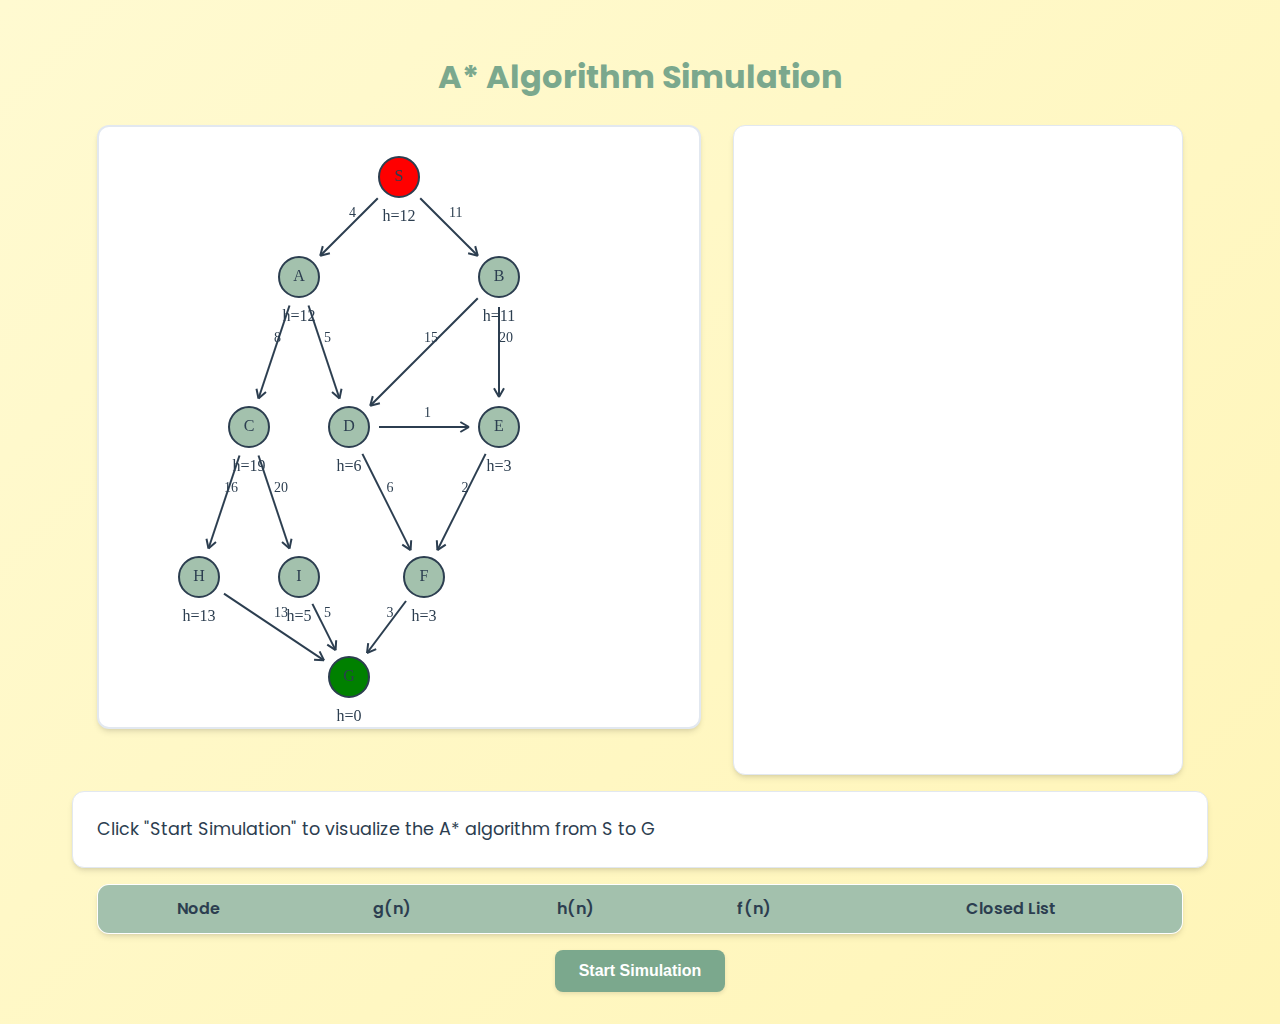
<file: algos/astar.html>
<!DOCTYPE html>
<html lang="en">
<head>
    <meta charset="UTF-8">
    <meta name="viewport" content="width=device-width, initial-scale=1.0">
    <title>A* Algorithm Simulation</title>
    <link href="https://fonts.googleapis.com/css2?family=Poppins:wght@400;600&display=swap" rel="stylesheet">
    <style>
        :root {
            --muted-green: #7BA88D;
            --light-green: #A3C1AD;
            --pastel-yellow: #FFF5B8;
            --light-pastel-yellow: #FFFAD1;
            --text-dark: #2C3E50;
            --white: #ffffff;
            --baby-pink: #FFD1DC;
            --light-baby-pink: #FFE4E9;
            --primary-color: var(--muted-green);
            --secondary-color: #6a9278;
            --card-background: var(--white);
            --text-color: var(--text-dark);
            --border-light: #e2e8f0;
            --success-color: #22c55e;
            --highlight-color: var(--pastel-yellow);
            --baby-pink-accent: var(--baby-pink);
        }

        body {
            display: flex;
            flex-direction: row;
            align-items: flex-start;
            font-family: 'Poppins', sans-serif;
            background: linear-gradient(135deg, var(--light-pastel-yellow) 0%, var(--pastel-yellow) 100%);
            margin: 0;
            padding: 2rem;
            color: var(--text-color);
            line-height: 1.5;
        }

        .container {
            display: flex;
            flex-direction: column;
            gap: 2rem;
            max-width: 1400px;
            margin: 0 auto;
            align-items: center;
            justify-content: center;
        }

        .graph-section {
            display: flex;
            flex-direction: row;
            gap: 2rem;
            align-items: flex-start;
            width: 100%;
            max-width: 1200px;
        }

        .container > div:first-child {
            display: flex;
            flex-direction: column;
            align-items: center;
            flex: 1 1 auto;
            min-width: 300px;
        }

        canvas {
            width: 600px;
            height: 600px; /* Increased height, reduced width */
            border: 2px solid var(--border-light);
            background-color: var(--card-background);
            border-radius: 12px;
            box-shadow: 0 4px 6px -1px rgb(0 0 0 / 0.1), 0 2px 4px -2px rgb(0 0 0 / 0.1);
            transition: all 0.3s ease;
        }

        canvas:hover {
            box-shadow: 0 10px 15px -3px rgb(0 0 0 / 0.1), 0 4px 6px -4px rgb(0 0 0 / 0.1);
        }

        #info {
            max-width: 1200px;
            width: 100%;
            text-align: left;
            background-color: var(--card-background);
            padding: 1.5rem;
            border-radius: 12px;
            box-shadow: 0 4px 6px -1px rgb(0 0 0 / 0.1), 0 2px 4px -2px rgb(0 0 0 / 0.1);
            margin-top: 1rem;
            font-size: 1.1rem;
            border: 1px solid var(--border-light);
        }

        #comment-log {
            width: 400px;
            height: 600px; /* Matches canvas height */
            overflow-y: auto;
            background-color: var(--card-background);
            padding: 1.5rem;
            border-radius: 12px;
            box-shadow: 0 4px 6px -1px rgb(0 0 0 / 0.1), 0 2px 4px -2px rgb(0 0 0 / 0.1);
            border: 1px solid var(--border-light);
        }

        #comment-log .comment {
            margin: 0.75rem 0;
            font-size: 0.95rem;
            padding: 0.5rem;
            border-radius: 6px;
            transition: background-color 0.2s ease;
        }

        #comment-log .comment:hover {
            background-color: var(--highlight-color);
        }

        #comment-log .highlight {
            background-color: var(--highlight-color);
            font-weight: 600;
            padding: 0.5rem;
            border-radius: 6px;
            border-left: 4px solid var(--muted-green);
        }

        button {
            padding: 0.75rem 1.5rem;
            font-size: 1rem;
            font-weight: 600;
            cursor: pointer;
            background-color: var(--primary-color);
            color: white;
            border: none;
            border-radius: 8px;
            margin-top: 1rem;
            transition: all 0.2s ease;
            box-shadow: 0 2px 4px rgb(0 0 0 / 0.1);
        }

        button:hover {
            background-color: var(--secondary-color);
            transform: translateY(-1px);
            box-shadow: 0 4px 6px rgb(0 0 0 / 0.1);
        }

        button:active {
            transform: translateY(0);
            box-shadow: 0 2px 4px rgb(0 0 0 / 0.1);
        }

        #astar-table {
            width: 100%;
            max-width: 1200px;
            border-collapse: collapse;
            margin-top: 1rem;
            background-color: var(--card-background);
            border: 1px solid var(--border-light);
            border-radius: 12px;
            overflow: hidden;
            box-shadow: 0 4px 6px -1px rgb(0 0 0 / 0.1), 0 2px 4px -2px rgb(0 0 0 / 0.1);
        }

        #astar-table th, #astar-table td {
            padding: 0.75rem;
            text-align: center;
            border-bottom: 1px solid var(--border-light);
        }

        #astar-table th {
            background-color: var(--light-green);
            color: var(--text-dark);
            font-weight: 600;
        }

        #astar-table td {
            background-color: var(--card-background);
        }

        #astar-table tr:hover td {
            background-color: var(--highlight-color);
        }

        #comment-log::-webkit-scrollbar {
            width: 8px;
        }

        #comment-log::-webkit-scrollbar-track {
            background: #f1f1f1;
            border-radius: 4px;
        }

        #comment-log::-webkit-scrollbar-thumb {
            background: #888;
            border-radius: 4px;
        }

        #comment-log::-webkit-scrollbar-thumb:hover {
            background: #555;
        }

        .fade-in {
            animation: fadeIn 0.3s ease-in;
        }

        @keyframes fadeIn {
            from { opacity: 0; transform: translateY(10px); }
            to { opacity: 1; transform: translateY(0); }
        }

        .container h1 {
            color: var(--muted-green);
            text-align: center;
            margin-bottom: 1.5rem;
        }
    </style>
</head>
<body>
    <div class="container">
        <div>
            <h1>A* Algorithm Simulation</h1>
            <div class="graph-section">
                <canvas id="graphCanvas"></canvas>
                <div id="comment-log" class="fade-in"></div>
            </div>
            <div id="info" class="fade-in">Click "Start Simulation" to visualize the A* algorithm from S to G</div>
            <table id="astar-table">
                <thead>
                    <tr>
                        <th>Node</th>
                        <th>g(n)</th>
                        <th>h(n)</th>
                        <th>f(n)</th>
                        <th>Closed List</th>
                    </tr>
                </thead>
                <tbody id="astar-table-body"></tbody>
            </table>
            <button onclick="startSimulation()">Start Simulation</button>
        </div>
    </div>
    <script>
        const canvas = document.getElementById('graphCanvas');
        const ctx = canvas.getContext('2d');
        const infoDiv = document.getElementById('info');
        const commentLog = document.getElementById('comment-log');
        const tableBody = document.getElementById('astar-table-body');

        // Canvas dimensions (set dynamically to match CSS)
        canvas.width = 600;
        canvas.height = 600;

        // Graph representation
        const nodes = ['S', 'A', 'B', 'C', 'D', 'E', 'F', 'H', 'I', 'G'];
        const nodeIndices = Object.fromEntries(nodes.map((node, idx) => [node, idx]));
        const adjacencyList = {
            'S': [{ node: 'A', cost: 4 }, { node: 'B', cost: 11 }],
            'A': [{ node: 'C', cost: 8 }, { node: 'D', cost: 5 }],
            'B': [{ node: 'D', cost: 15 }, { node: 'E', cost: 20 }],
            'C': [{ node: 'H', cost: 16 }, { node: 'I', cost: 20 }],
            'D': [{ node: 'E', cost: 1 }, { node: 'F', cost: 6 }],
            'E': [{ node: 'F', cost: 2 }],
            'F': [{ node: 'G', cost: 3 }],
            'H': [{ node: 'G', cost: 13 }],
            'I': [{ node: 'G', cost: 5 }],
            'G': []
        };

        // Heuristic values
        const heuristics = {
            'S': 12,
            'A': 12,
            'B': 11,
            'C': 19,
            'D': 6,
            'E': 3,
            'F': 3,
            'H': 13,
            'I': 5,
            'G': 0
        };

        // Node positions (adjusted for new canvas dimensions)
        const nodePositions = [
            { x: 300, y: 50 },  // S
            { x: 200, y: 150 }, // A
            { x: 400, y: 150 }, // B
            { x: 150, y: 300 }, // C
            { x: 250, y: 300 }, // D
            { x: 400, y: 300 }, // E
            { x: 325, y: 450 }, // F
            { x: 100, y: 450 }, // H
            { x: 200, y: 450 }, // I
            { x: 250, y: 550 }  // G
        ];

        // A* state
        let openList = [];
        let closedList = [];
        let gScores = {};
        let fScores = {};
        let cameFrom = {};
        let highlightedNode = null;
        let highlightedEdge = null;
        let commentIndex = 0;
        let path = [];

        // Append comment to log and highlight current
        function appendComment(comment) {
            const commentDiv = document.createElement('div');
            commentDiv.className = 'comment';
            commentDiv.id = `comment-${commentIndex}`;
            commentDiv.textContent = comment;
            commentLog.appendChild(commentDiv);
            const prevHighlight = document.querySelector('.highlight');
            if (prevHighlight) prevHighlight.classList.remove('highlight');
            commentDiv.classList.add('highlight');
            commentLog.scrollTop = commentLog.scrollHeight;
            commentIndex++;
        }

        // Update A* table
        function updateTable() {
            tableBody.innerHTML = '';
            openList.forEach(node => {
                const row = document.createElement('tr');
                row.innerHTML = `
                    <td>${node}</td>
                    <td>${gScores[node]}</td>
                    <td>${heuristics[node]}</td>
                    <td>${fScores[node]}</td>
                    <td>${closedList.join(', ')}</td>
                `;
                tableBody.appendChild(row);
            });
            if (openList.length === 0) {
                const row = document.createElement('tr');
                row.innerHTML = `
                    <td colspan="4">Open list empty</td>
                    <td>${closedList.join(', ')}</td>
                `;
                tableBody.appendChild(row);
            }
        }

        // Draw the graph
        function drawGraph() {
            ctx.clearRect(0, 0, canvas.width, canvas.height);

            // Draw edges
            Object.keys(adjacencyList).forEach(from => {
                adjacencyList[from].forEach(edge => {
                    const to = edge.node;
                    const startPos = nodePositions[nodeIndices[from]];
                    const endPos = nodePositions[nodeIndices[to]];
                    const isHighlighted = highlightedEdge && highlightedEdge.from === from && highlightedEdge.to === to;

                    // Draw arrow
                    const angle = Math.atan2(endPos.y - startPos.y, endPos.x - startPos.x);
                    const offset = 30;
                    const startX = startPos.x + offset * Math.cos(angle);
                    const startY = startPos.y + offset * Math.sin(angle);
                    const endX = endPos.x - offset * Math.cos(angle);
                    const endY = endPos.y - offset * Math.sin(angle);

                    ctx.beginPath();
                    ctx.moveTo(startX, startY);
                    ctx.lineTo(endX, endY);
                    ctx.strokeStyle = isHighlighted || path.includes(from + '-' + to) ? '#FFF5B8' : '#2C3E50';
                    ctx.lineWidth = isHighlighted || path.includes(from + '-' + to) ? 4 : 2;
                    ctx.stroke();

                    // Draw arrowhead
                    const arrowLength = 10;
                    ctx.beginPath();
                    ctx.moveTo(endX, endY);
                    ctx.lineTo(
                        endX - arrowLength * Math.cos(angle - Math.PI / 6),
                        endY - arrowLength * Math.sin(angle - Math.PI / 6)
                    );
                    ctx.moveTo(endX, endY);
                    ctx.lineTo(
                        endX - arrowLength * Math.cos(angle + Math.PI / 6),
                        endY - arrowLength * Math.sin(angle + Math.PI / 6)
                    );
                    ctx.stroke();

                    // Draw edge cost
                    const midX = (startX + endX) / 2;
                    const midY = (startY + endY) / 2;
                    ctx.fillStyle = isHighlighted || path.includes(from + '-' + to) ? '#FFF5B8' : '#2C3E50';
                    ctx.font = '14px Poppins';
                    ctx.fillText(edge.cost, midX, midY - 10);
                });
            });

            // Draw nodes
            nodes.forEach((node, idx) => {
                const pos = nodePositions[idx];
                const isStart = node === 'S';
                const isGoal = node === 'G';
                const isClosed = closedList.includes(node);
                const isHighlighted = node === highlightedNode;
                const fillColor = isHighlighted ? '#FFF5B8' : (isStart ? '#FF0000' : isGoal ? '#008000' : isClosed ? '#808080' : '#A3C1AD');

                ctx.beginPath();
                ctx.arc(pos.x, pos.y, 20, 0, 2 * Math.PI);
                ctx.fillStyle = fillColor;
                ctx.fill();
                ctx.strokeStyle = '#2C3E50';
                ctx.lineWidth = 2;
                ctx.stroke();

                ctx.fillStyle = '#2C3E50';
                ctx.font = '16px Poppins';
                ctx.textAlign = 'center';
                ctx.textBaseline = 'middle';
                ctx.fillText(node, pos.x, pos.y);
                ctx.fillText(`h=${heuristics[node]}`, pos.x, pos.y + 40);
            });
        }

        // Reconstruct path
        function reconstructPath(current) {
            const pathEdges = [];
            while (current in cameFrom) {
                const from = cameFrom[current];
                pathEdges.push(from + '-' + current);
                current = from;
            }
            return pathEdges.reverse();
        }

        // A* algorithm simulation
        async function aStarSimulation() {
            openList = ['S'];
            closedList = [];
            gScores = { 'S': 0 };
            fScores = { 'S': heuristics['S'] };
            cameFrom = {};

            while (openList.length > 0) {
                // Find node with lowest f(n)
                let current = openList.reduce((a, b) => fScores[a] < fScores[b] ? a : b);
                highlightedNode = current;
                appendComment(`Expanding node ${current}: g(${current})=${gScores[current]}, h(${current})=${heuristics[current]}, f(${current})=${fScores[current]}`);
                drawGraph();
                updateTable();
                await new Promise(resolve => setTimeout(resolve, 1500));

                if (current === 'G') {
                    path = reconstructPath(current);
                    appendComment(`Goal reached! Path: ${Object.keys(cameFrom).reverse().join(' → ')} → G`);
                    drawGraph();
                    infoDiv.textContent = `A* simulation completed. Path: ${Object.keys(cameFrom).reverse().join(' → ')} → G`;
                    return;
                }

                openList = openList.filter(node => node !== current);
                closedList.push(current);

                // Explore neighbors
                for (let neighbor of adjacencyList[current]) {
                    const neighborNode = neighbor.node;
                    const edgeCost = neighbor.cost;
                    highlightedEdge = { from: current, to: neighborNode };
                    appendComment(`Exploring edge ${current} → ${neighborNode}, cost=${edgeCost}`);
                    drawGraph();
                    await new Promise(resolve => setTimeout(resolve, 1500));

                    const tentativeG = gScores[current] + edgeCost;

                    if (!openList.includes(neighborNode) && !closedList.includes(neighborNode)) {
                        openList.push(neighborNode);
                    } else if (tentativeG >= (gScores[neighborNode] || Infinity)) {
                        continue;
                    }

                    cameFrom[neighborNode] = current;
                    gScores[neighborNode] = tentativeG;
                    fScores[neighborNode] = gScores[neighborNode] + heuristics[neighborNode];
                    appendComment(`Updated ${neighborNode}: g(${neighborNode})=${gScores[neighborNode]}, h(${neighborNode})=${heuristics[neighborNode]}, f(${neighborNode})=${fScores[neighborNode]}`);
                }
                highlightedEdge = null;
            }

            appendComment('No path found to the goal.');
            infoDiv.textContent = 'A* simulation completed. No path found to the goal.';
        }

        // Start simulation
        async function startSimulation() {
            openList = [];
            closedList = [];
            gScores = {};
            fScores = {};
            cameFrom = {};
            highlightedNode = null;
            highlightedEdge = null;
            commentIndex = 0;
            path = [];
            tableBody.innerHTML = '';
            commentLog.innerHTML = '';
            appendComment('Starting A* simulation from S to G');
            drawGraph();
            await new Promise(resolve => setTimeout(resolve, 1500));
            await aStarSimulation();
        }

        // Initial draw
        drawGraph();
    </script>
</body>
</html>
</file>
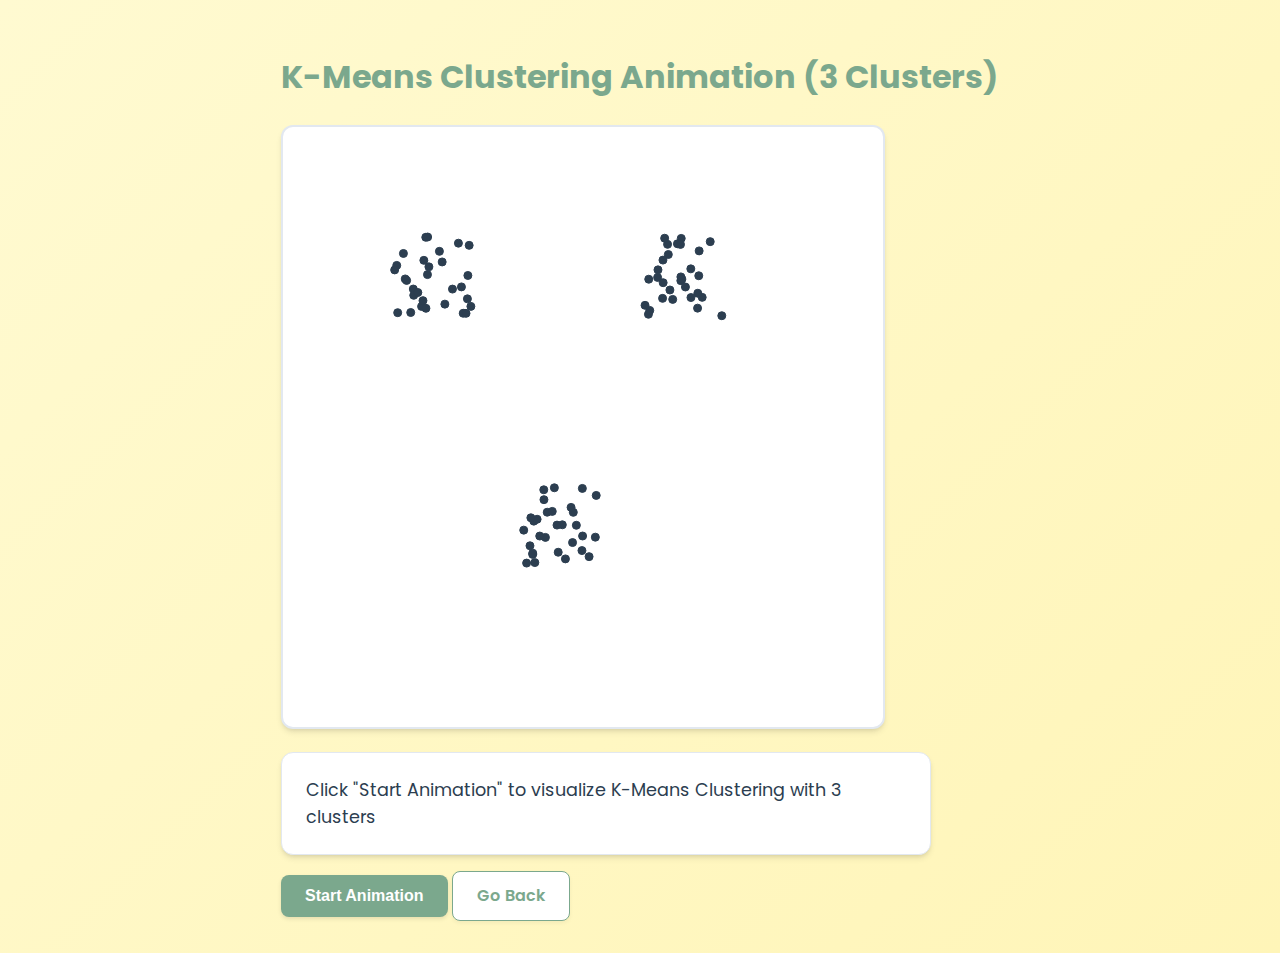
<file: algos/cluster.html>
<!DOCTYPE html>
<html lang="en">
<head>
    <meta charset="UTF-8">
    <meta name="viewport" content="width=device-width, initial-scale=1.0">
    <title>K-Means Clustering Animation (3 Clusters)</title>
    <link href="https://fonts.googleapis.com/css2?family=Poppins:wght@400;600&display=swap" rel="stylesheet">
    <style>
        :root {
            --muted-green: #7BA88D;
            --light-green: #A3C1AD;
            --pastel-yellow: #FFF5B8;
            --light-pastel-yellow: #FFFAD1;
            --text-dark: #2C3E50;
            --white: #ffffff;
            --baby-pink: #FFD1DC;
            --light-baby-pink: #FFE4E9;
            --primary-color: var(--muted-green);
            --secondary-color: #6a9278;
            --card-background: var(--white);
            --text-color: var(--text-dark);
            --border-light: #e2e8f0;
            --success-color: #22c55e;
            --highlight-color: var(--pastel-yellow);
            --baby-pink-accent: var(--baby-pink);
            --cluster-blue: #6B728E; /* New color for third cluster */
        }

        body {
            display: flex;
            flex-direction: column;
            align-items: center;
            font-family: 'Poppins', sans-serif;
            background: linear-gradient(135deg, var(--light-pastel-yellow) 0%, var(--pastel-yellow) 100%);
            margin: 0;
            padding: 2rem;
            color: var(--text-color);
            line-height: 1.5;
        }

        .container {
            display: flex;
            flex-direction: column;
            gap: 2rem;
            max-width: 800px;
            margin: 0 auto;
            align-items: center;
            justify-content: center;
        }

        canvas {
            width: 600px;
            height: 600px;
            border: 2px solid var(--border-light);
            background-color: var(--card-background);
            border-radius: 12px;
            box-shadow: 0 4px 6px -1px rgb(0 0 0 / 0.1), 0 2px 4px -2px rgb(0 0 0 / 0.1);
            transition: all 0.3s ease;
            max-width: 100%;
        }

        canvas:hover {
            box-shadow: 0 10px 15px -3px rgb(0 0 0 / 0.1), 0 4px 6px -4px rgb(0 0 0 / 0.1);
        }

        #info {
            max-width: 600px;
            width: 100%;
            text-align: left;
            background-color: var(--card-background);
            padding: 1.5rem;
            border-radius: 12px;
            box-shadow: 0 4px 6px -1px rgb(0 0 0 / 0.1), 0 2px 4px -2px rgb(0 0 0 / 0.1);
            margin-top: 1rem;
            font-size: 1.1rem;
            border: 1px solid var(--border-light);
        }

        button {
            padding: 0.75rem 1.5rem;
            font-size: 1rem;
            font-weight: 600;
            cursor: pointer;
            background-color: var(--primary-color);
            color: white;
            border: none;
            border-radius: 8px;
            margin-top: 1rem;
            transition: all 0.2s ease;
            box-shadow: 0 2px 4px rgb(0 0 0 / 0.1);
        }

        button:hover {
            background-color: var(--secondary-color);
            transform: translateY(-1px);
            box-shadow: 0 4px 6px rgb(0 0 0 / 0.1);
        }

        button:active {
            transform: translateY(0);
            box-shadow: 0 2px 4px rgb(0 0 0 / 0.1);
        }

        .go-back-link {
            display: inline-block;
            padding: 0.75rem 1.5rem;
            font-size: 1rem;
            font-weight: 600;
            cursor: pointer;
            background-color: var(--card-background);
            color: var(--muted-green);
            border: 1px solid var(--muted-green);
            border-radius: 8px;
            margin-top: 1rem;
            transition: all 0.2s ease;
            box-shadow: 0 2px 4px rgba(0, 0, 0, 0.05);
            text-decoration: none;
            text-align: center;
        }

        .go-back-link:hover {
            background-color: var(--light-baby-pink);
            border-color: var(--secondary-color);
            transform: translateY(-1px);
            box-shadow: 0 4px 6px rgba(0, 0, 0, 0.1);
        }

        .go-back-link:active {
            transform: translateY(0);
            box-shadow: 0 2px 4px rgba(0, 0, 0, 0.1);
        }

        .fade-in {
            animation: fadeIn 0.3s ease-in;
        }

        @keyframes fadeIn {
            from { opacity: 0; transform: translateY(10px); }
            to { opacity: 1; transform: translateY(0); }
        }

        .container h1 {
            color: var(--muted-green);
            text-align: center;
            margin-bottom: 1.5rem;
        }
    </style>
</head>
<body>
    <div class="container">
        <div>
            <h1>K-Means Clustering Animation (3 Clusters)</h1>
            <canvas id="canvas" width="600" height="600"></canvas>
            <div id="info" class="fade-in">Click "Start Animation" to visualize K-Means Clustering with 3 clusters</div>
            <button onclick="startAnimation()">Start Animation</button>
            <a href="#" class="go-back-link">Go Back</a>
        </div>
    </div>
    <script>
        const canvas = document.getElementById('canvas');
        const ctx = canvas.getContext('2d');
        const infoDiv = document.getElementById('info');

        // Generate 90 points (30 per cluster) with some noise
        const points = [];
        for (let i = 0; i < 30; i++) {
            // Cluster 1: Centered around (150, 150)
            points.push({
                x: 150 + (Math.random() - 0.5) * 80,
                y: 150 + (Math.random() - 0.5) * 80
            });
            // Cluster 2: Centered around (400, 150)
            points.push({
                x: 400 + (Math.random() - 0.5) * 80,
                y: 150 + (Math.random() - 0.5) * 80
            });
            // Cluster 3: Centered around (275, 400)
            points.push({
                x: 275 + (Math.random() - 0.5) * 80,
                y: 400 + (Math.random() - 0.5) * 80
            });
        }

        // K-Means parameters
        const k = 3;
        let centroids = [];
        let assignments = [];
        const clusterColors = ['#7BA88D', '#FFD1DC', '#6B728E']; // --muted-green, --baby-pink, --cluster-blue
        let iteration = 0;
        const maxIterations = 3;

        // Draw points and centroids
        function drawScene() {
            ctx.clearRect(0, 0, canvas.width, canvas.height);

            // Draw points
            points.forEach((point, i) => {
                ctx.beginPath();
                ctx.arc(point.x, point.y, 4, 0, 2 * Math.PI);
                ctx.fillStyle = assignments[i] !== undefined ? clusterColors[assignments[i]] : '#2C3E50';
                ctx.fill();
                ctx.strokeStyle = '#2C3E50';
                ctx.lineWidth = 1;
                ctx.stroke();
            });

            // Draw centroids
            centroids.forEach((centroid, i) => {
                ctx.beginPath();
                ctx.rect(centroid.x - 10, centroid.y - 10, 20, 20);
                ctx.fillStyle = clusterColors[i];
                ctx.fill();
                ctx.strokeStyle = '#FFF5B8'; // --pastel-yellow for highlight
                ctx.lineWidth = 2;
                ctx.stroke();
            });
        }

        // Initialize centroids randomly
        function initializeCentroids() {
            centroids = [
                { x: 100 + Math.random() * 100, y: 100 + Math.random() * 100 }, // Cluster 1
                { x: 350 + Math.random() * 100, y: 100 + Math.random() * 100 }, // Cluster 2
                { x: 225 + Math.random() * 100, y: 350 + Math.random() * 100 }  // Cluster 3
            ];
            assignments = new Array(points.length).fill(undefined);
        }

        // Assign points to nearest centroid
        function assignPoints() {
            assignments = points.map(point => {
                let minDist = Infinity;
                let cluster = 0;
                centroids.forEach((centroid, i) => {
                    const dist = Math.sqrt((point.x - centroid.x) ** 2 + (point.y - centroid.y) ** 2);
                    if (dist < minDist) {
                        minDist = dist;
                        cluster = i;
                    }
                });
                return cluster;
            });
        }

        // Update centroids based on mean of assigned points
        function updateCentroids() {
            const newCentroids = centroids.map(() => ({ x: 0, y: 0, count: 0 }));
            points.forEach((point, i) => {
                const cluster = assignments[i];
                newCentroids[cluster].x += point.x;
                newCentroids[cluster].y += point.y;
                newCentroids[cluster].count += 1;
            });
            centroids = newCentroids.map((c, i) => ({
                x: c.count > 0 ? c.x / c.count : centroids[i].x,
                y: c.count > 0 ? c.y / c.count : centroids[i].y
            }));
        }

        // Animation sequence
        async function animateKMeans() {
            // Step 1: Initialize centroids
            initializeCentroids();
            infoDiv.textContent = `Initializing centroids: [(${centroids[0].x.toFixed(1)}, ${centroids[0].y.toFixed(1)}), (${centroids[1].x.toFixed(1)}, ${centroids[1].y.toFixed(1)}), (${centroids[2].x.toFixed(1)}, ${centroids[2].y.toFixed(1)})]`;
            drawScene();
            await new Promise(resolve => setTimeout(resolve, 1500));

            // Step 2: Iterate K-Means
            for (iteration = 1; iteration <= maxIterations; iteration++) {
                // Assign points
                assignPoints();
                infoDiv.textContent = `Iteration ${iteration}: Assigning points to nearest centroids`;
                drawScene();
                await new Promise(resolve => setTimeout(resolve, 1500));

                // Update centroids
                updateCentroids();
                infoDiv.textContent = `Iteration ${iteration}: Updated centroids to [(${centroids[0].x.toFixed(1)}, ${centroids[0].y.toFixed(1)}), (${centroids[1].x.toFixed(1)}, ${centroids[1].y.toFixed(1)}), (${centroids[2].x.toFixed(1)}, ${centroids[2].y.toFixed(1)})]`;
                drawScene();
                await new Promise(resolve => setTimeout(resolve, 1500));
            }

            // Final state
            infoDiv.textContent = `K-Means complete after ${maxIterations} iterations`;
            drawScene();
        }

        // Start animation
        function startAnimation() {
            centroids = [];
            assignments = [];
            iteration = 0;
            animateKMeans();
        }

        // Initial draw
        drawScene();
    </script>
</body>
</html>
</file>
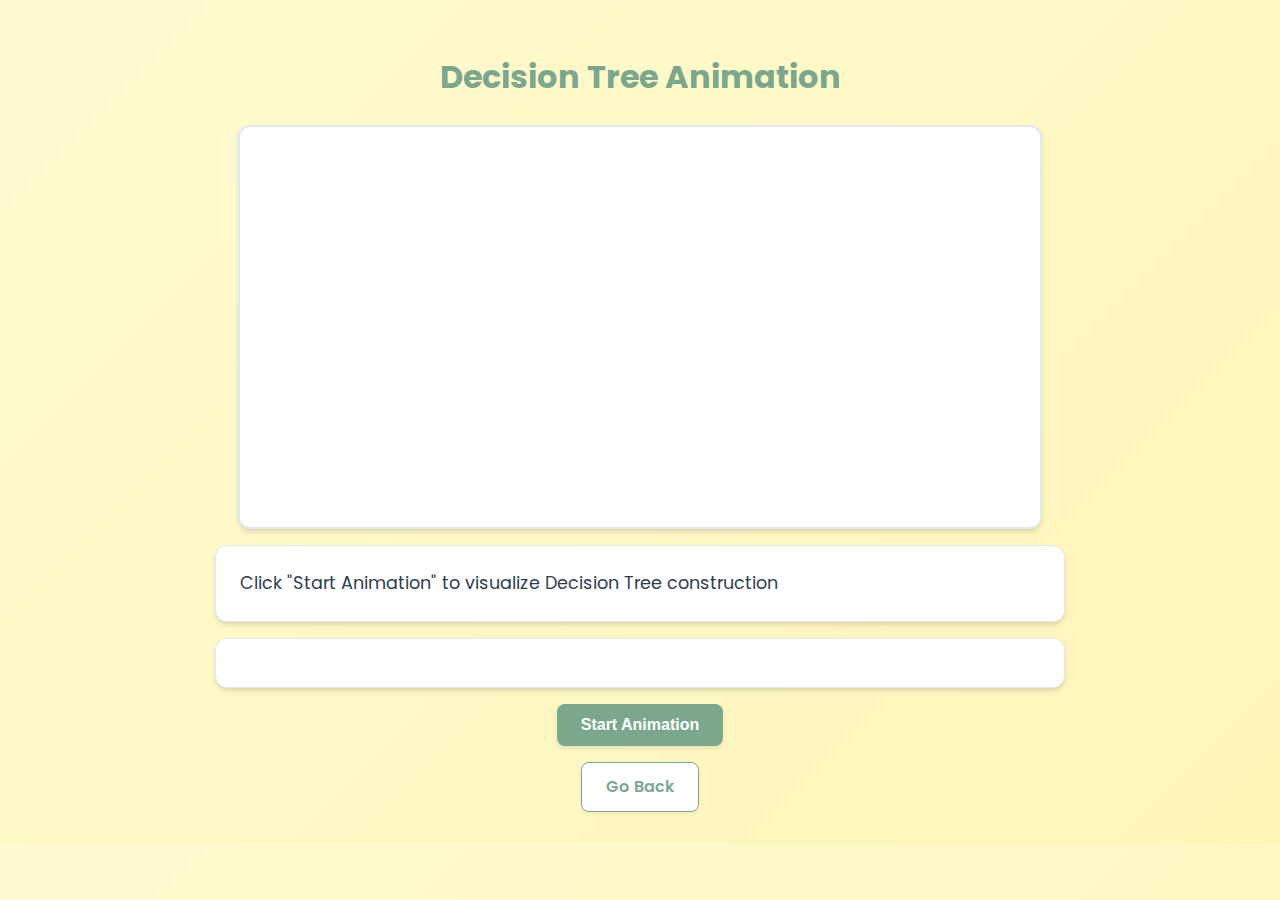
<file: algos/descisiontree.html>
<!DOCTYPE html>
<html lang="en">
<head>
    <meta charset="UTF-8">
    <meta name="viewport" content="width=device-width, initial-scale=1.0">
    <title>Decision Tree Animation</title>
    <link href="https://fonts.googleapis.com/css2?family=Poppins:wght@400;600&display=swap" rel="stylesheet">
    <style>
        :root {
            --muted-green: #7BA88D;
            --light-green: #A3C1AD;
            --pastel-yellow: #FFF5B8;
            --light-pastel-yellow: #FFFAD1;
            --text-dark: #2C3E50;
            --white: #ffffff;
            --baby-pink: #FFD1DC;
            --light-baby-pink: #FFE4E9;
            --primary-color: var(--muted-green);
            --secondary-color: #6a9278;
            --card-background: var(--white);
            --text-color: var(--text-dark);
            --border-light: #e2e8f0;
            --success-color: #22c55e;
            --highlight-color: var(--pastel-yellow);
            --baby-pink-accent: var(--baby-pink);
        }

        body {
            display: flex;
            flex-direction: row;
            align-items: flex-start;
            font-family: 'Poppins', sans-serif;
            background: linear-gradient(135deg, var(--light-pastel-yellow) 0%, var(--pastel-yellow) 100%);
            margin: 0;
            padding: 2rem;
            color: var(--text-color);
            line-height: 1.5;
        }

        .container {
            display: flex;
            flex-direction: column;
            gap: 2rem;
            max-width: 1400px;
            margin: 0 auto;
            align-items: center;
            justify-content: center;
        }

        .container > div:first-child {
            display: flex;
            flex-direction: column;
            align-items: center;
            flex: 1 1 auto;
            min-width: 300px;
        }

        canvas {
            width: 800px;
            height: 400px;
            border: 2px solid var(--border-light);
            background-color: var(--card-background);
            border-radius: 12px;
            box-shadow: 0 4px 6px -1px rgb(0 0 0 / 0.1), 0 2px 4px -2px rgb(0 0 0 / 0.1);
            transition: all 0.3s ease;
            max-width: 100%;
        }

        canvas:hover {
            box-shadow: 0 10px 15px -3px rgb(0 0 0 / 0.1), 0 4px 6px -4px rgb(0 0 0 / 0.1);
        }

        #info {
            max-width: 800px;
            width: 100%;
            text-align: left;
            background-color: var(--card-background);
            padding: 1.5rem;
            border-radius: 12px;
            box-shadow: 0 4px 6px -1px rgb(0 0 0 / 0.1), 0 2px 4px -2px rgb(0 0 0 / 0.1);
            margin-top: 1rem;
            font-size: 1.1rem;
            border: 1px solid var(--border-light);
        }

        #calculation-log {
            max-width: 800px;
            width: 100%;
            max-height: 400px;
            overflow-y: auto;
            background-color: var(--card-background);
            padding: 1.5rem;
            border-radius: 12px;
            box-shadow: 0 4px 6px -1px rgb(0 0 0 / 0.1), 0 2px 4px -2px rgb(0 0 0 / 0.1);
            margin-top: 1rem;
            border: 1px solid var(--border-light);
        }

        #calculation-log .calculation {
            margin: 0.75rem 0;
            font-size: 0.95rem;
            padding: 0.5rem;
            border-radius: 6px;
            transition: background-color 0.2s ease;
        }

        #calculation-log .calculation:hover {
            background-color: var(--highlight-color);
        }

        #calculation-log .highlight {
            background-color: var(--highlight-color);
            font-weight: 600;
            padding: 0.5rem;
            border-radius: 6px;
            border-left: 4px solid var(--muted-green);
        }

        button {
            padding: 0.75rem 1.5rem;
            font-size: 1rem;
            font-weight: 600;
            cursor: pointer;
            background-color: var(--primary-color);
            color: white;
            border: none;
            border-radius: 8px;
            margin-top: 1rem;
            transition: all 0.2s ease;
            box-shadow: 0 2px 4px rgb(0 0 0 / 0.1);
        }

        button:hover {
            background-color: var(--secondary-color);
            transform: translateY(-1px);
            box-shadow: 0 4px 6px rgb(0 0 0 / 0.1);
        }

        button:active {
            transform: translateY(0);
            box-shadow: 0 2px 4px rgb(0 0 0 / 0.1);
        }

        .go-back-link {
            display: dile-block;
            padding: 0.75rem 1.5rem;
            font-size: 1rem;
            font-weight: 600;
            cursor: pointer;
            background-color: var(--card-background);
            color: var(--muted-green);
            border: 1px solid var(--muted-green);
            border-radius: 8px;
            margin-top: 1rem;
            transition: all 0.2s ease;
            box-shadow: 0 2px 4px rgba(0, 0, 0, 0.05);
            text-decoration: none;
            text-align: center;
        }

        .go-back-link:hover {
            background-color: var(--light-baby-pink);
            border-color: var(--secondary-color);
            transform: translateY(-1px);
            box-shadow: 0 4px 6px rgba(0, 0, 0, 0.1);
        }

        .go-back-link:active {
            transform: translateY(0);
            box-shadow: 0 2px 4px rgba(0, 0, 0, 0.1);
        }

        #calculation-log::-webkit-scrollbar {
            width: 8px;
        }

        #calculation-log::-webkit-scrollbar-track {
            background: #f1f1f1;
            border-radius: 4px;
        }

        #calculation-log::-webkit-scrollbar-thumb {
            background: #888;
            border-radius: 4px;
        }

        #calculation-log::-webkit-scrollbar-thumb:hover {
            background: #555;
        }

        .fade-in {
            animation: fadeIn 0.3s ease-in;
        }

        @keyframes fadeIn {
            from { opacity: 0; transform: translateY(10px); }
            to { opacity: 1; transform: translateY(0); }
        }

        .container h1 {
            color: var(--muted-green);
            text-align: center;
            margin-bottom: 1.5rem;
        }
    </style>
</head>
<body>
    <div class="container">
        <div>
            <h1>Decision Tree Animation</h1>
            <canvas id="treeCanvas" width="800" height="400"></canvas>
            <div id="info" class="fade-in">Click "Start Animation" to visualize Decision Tree construction</div>
            <div id="calculation-log" class="fade-in"></div>
            <button onclick="startAnimation()">Start Animation</button>
            <a href="#" class="go-back-link">Go Back</a>
        </div>
    </div>
    <script>
        const canvas = document.getElementById('treeCanvas');
        const ctx = canvas.getContext('2d');
        const infoDiv = document.getElementById('info');
        const calculationLog = document.getElementById('calculation-log');

        // Node structure for Decision Tree
        class Node {
            constructor(condition, classLabel = null, left = null, right = null) {
                this.condition = condition; // e.g., "Feature1 <= 5" or "Class: Positive"
                this.classLabel = classLabel; // For leaf nodes
                this.left = left;
                this.right = right;
            }
        }

        // Dataset for binary classification
        const dataset = [
            { Feature1: 3, Feature2: 4, Label: 'Positive' },
            { Feature1: 6, Feature2: 2, Label: 'Negative' },
            { Feature1: 2, Feature2: 5, Label: 'Positive' },
            { Feature1: 7, Feature2: 3, Label: 'Negative' }
        ];

        // Tree and animation states
        let decisionTree = null;
        let calculationIndex = 0;
        let highlightedNode = null;
        const nodePositions = [
            { x: 400, y: 50 },  // Node 1 (root)
            { x: 200, y: 150 }, // Node 2
            { x: 600, y: 150 }, // Node 3
            { x: 100, y: 250 }, // Node 4
            { x: 300, y: 250 }, // Node 5
            { x: 500, y: 250 }, // Node 6
            { x: 700, y: 250 }  // Node 7
        ];

        // Append calculation to log and highlight current
        function appendCalculation(calc) {
            const calcDiv = document.createElement('div');
            calcDiv.className = 'calculation';
            calcDiv.id = `calc-${calculationIndex}`;
            calcDiv.textContent = calc;
            calculationLog.appendChild(calcDiv);
            const prevHighlight = document.querySelector('.highlight');
            if (prevHighlight) prevHighlight.classList.remove('highlight');
            calcDiv.classList.add('highlight');
            calculationLog.scrollTop = calculationLog.scrollHeight;
            calculationIndex++;
        }

        // Draw rectangular node
        function drawRectangle(x, y, width, height, fillColor) {
            ctx.beginPath();
            ctx.rect(x - width / 2, y - height / 2, width, height);
            ctx.fillStyle = fillColor;
            ctx.fill();
            ctx.strokeStyle = '#2C3E50'; // --text-dark
            ctx.lineWidth = 2;
            ctx.stroke();
        }

        // Draw tree
        function drawTree() {
            ctx.clearRect(0, 0, canvas.width, canvas.height);
            if (!decisionTree) return;

            // Draw edges
            function drawEdges(node, nodeIdx) {
                if (!node) return;
                const pos = nodePositions[nodeIdx - 1];
                if (node.left) {
                    const leftPos = nodePositions[nodeIdx * 2 - 1];
                    ctx.beginPath();
                    ctx.moveTo(pos.x, pos.y + 20);
                    ctx.lineTo(leftPos.x, leftPos.y - 20);
                    ctx.strokeStyle = nodeIdx === highlightedNode ? '#FFD1DC' : '#e2e8f0'; // --baby-pink or --border-light
                    ctx.lineWidth = 2;
                    ctx.stroke();
                }
                if (node.right) {
                    const rightPos = nodePositions[nodeIdx * 2];
                    ctx.beginPath();
                    ctx.moveTo(pos.x, pos.y + 20);
                    ctx.lineTo(rightPos.x, rightPos.y - 20);
                    ctx.strokeStyle = nodeIdx === highlightedNode ? '#FFD1DC' : '#e2e8f0';
                    ctx.lineWidth = 2;
                    ctx.stroke();
                }
                drawEdges(node.left, nodeIdx * 2);
                drawEdges(node.right, nodeIdx * 2 + 1);
            }

            // Draw nodes
            function drawNodes(node, nodeIdx) {
                if (!node) return;
                const pos = nodePositions[nodeIdx - 1];
                const fillColor = nodeIdx === highlightedNode ? '#FFF5B8' : '#7BA88D'; // --pastel-yellow or --muted-green
                drawRectangle(pos.x, pos.y, 100, 40, fillColor);
                ctx.fillStyle = '#2C3E50'; // --text-dark
                ctx.font = '12px Poppins';
                ctx.textAlign = 'center';
                ctx.fillText(node.condition, pos.x, pos.y + 5);
                drawNodes(node.left, nodeIdx * 2);
                drawNodes(node.right, nodeIdx * 2 + 1);
            }

            drawEdges(decisionTree, 1);
            drawNodes(decisionTree, 1);
        }

        // Calculate entropy for a dataset
        function calculateEntropy(data) {
            const total = data.length;
            const positive = data.filter(d => d.Label === 'Positive').length;
            const negative = total - positive;
            if (positive === 0 || negative === 0) return 0;
            const pPos = positive / total;
            const pNeg = negative / total;
            return -pPos * Math.log2(pPos) - pNeg * Math.log2(pNeg);
        }

        // Calculate information gain for a split
        function calculateInformationGain(data, feature, threshold) {
            const parentEntropy = calculateEntropy(data);
            const left = data.filter(d => d[feature] <= threshold);
            const right = data.filter(d => d[feature] > threshold);
            if (left.length === 0 || right.length === 0) return 0;
            const leftEntropy = calculateEntropy(left);
            const rightEntropy = calculateEntropy(right);
            const weightedEntropy = (left.length / data.length) * leftEntropy + (right.length / data.length) * rightEntropy;
            return parentEntropy - weightedEntropy;
        }

        // Find best split for a dataset
        function findBestSplit(data) {
            let bestGain = -Infinity;
            let bestFeature = null;
            let bestThreshold = null;
            const features = ['Feature1', 'Feature2'];
            for (let feature of features) {
                const values = [...new Set(data.map(d => d[feature]))].sort((a, b) => a - b);
                for (let i = 0; i < values.length - 1; i++) {
                    const threshold = (values[i] + values[i + 1]) / 2;
                    const gain = calculateInformationGain(data, feature, threshold);
                    if (gain > bestGain) {
                        bestGain = gain;
                        bestFeature = feature;
                        bestThreshold = threshold;
                    }
                }
            }
            return { feature: bestFeature, threshold: bestThreshold, gain: bestGain };
        }

        // Build Decision Tree
        function buildDecisionTree(data, depth = 0, maxDepth = 2) {
            if (depth >= maxDepth || data.length <= 1) {
                const positive = data.filter(d => d.Label === 'Positive').length;
                const negative = data.length - positive;
                return new Node(`Class: ${positive >= negative ? 'Positive' : 'Negative'}`, positive >= negative ? 'Positive' : 'Negative');
            }
            const { feature, threshold, gain } = findBestSplit(data);
            if (!feature || gain === 0) {
                const positive = data.filter(d => d.Label === 'Positive').length;
                const negative = data.length - positive;
                return new Node(`Class: ${positive >= negative ? 'Positive' : 'Negative'}`, positive >= negative ? 'Positive' : 'Negative');
            }
            const leftData = data.filter(d => d[feature] <= threshold);
            const rightData = data.filter(d => d[feature] > threshold);
            const left = buildDecisionTree(leftData, depth + 1, maxDepth);
            const right = buildDecisionTree(rightData, depth + 1, maxDepth);
            return new Node(`${feature} <= ${threshold.toFixed(1)}`, null, left, right);
        }

        // Animation sequence
        async function animateDecisionTree() {
            // Step 1: Initialize dataset
            infoDiv.textContent = `Initializing dataset: ${JSON.stringify(dataset)}`;
            appendCalculation(`Dataset: ${JSON.stringify(dataset)}`);
            await new Promise(resolve => setTimeout(resolve, 1500));

            // Step 2: Build root node
            decisionTree = buildDecisionTree(dataset);
            highlightedNode = 1;
            infoDiv.textContent = `Root Node: ${decisionTree.condition}`;
            const rootEntropy = calculateEntropy(dataset);
            appendCalculation(`Root Entropy: ${rootEntropy.toFixed(3)}`);
            drawTree();
            await new Promise(resolve => setTimeout(resolve, 1500));

            // Step 3: Calculate best split for root
            const rootSplit = findBestSplit(dataset);
            appendCalculation(`Best Split: ${rootSplit.feature} <= ${rootSplit.threshold.toFixed(1)}, Info Gain: ${rootSplit.gain.toFixed(3)}`);
            drawTree();
            await new Promise(resolve => setTimeout(resolve, 1500));

            // Step 4: Split to left and right children
            const leftData = dataset.filter(d => d[rootSplit.feature] <= rootSplit.threshold);
            const rightData = dataset.filter(d => d[rootSplit.feature] > rootSplit.threshold);
            highlightedNode = 2;
            infoDiv.textContent = `Left Child: ${decisionTree.left.condition}`;
            appendCalculation(`Left Child Data: ${JSON.stringify(leftData)}, Entropy: ${calculateEntropy(leftData).toFixed(3)}`);
            drawTree();
            await new Promise(resolve => setTimeout(resolve, 1500));

            highlightedNode = 3;
            infoDiv.textContent = `Right Child: ${decisionTree.right.condition}`;
            appendCalculation(`Right Child Data: ${JSON.stringify(rightData)}, Entropy: ${calculateEntropy(rightData).toFixed(3)}`);
            drawTree();
            await new Promise(resolve => setTimeout(resolve, 1500));

            // Step 5: Process left child's children
            if (decisionTree.left.left || decisionTree.left.right) {
                const leftSplit = findBestSplit(leftData);
                highlightedNode = 4;
                infoDiv.textContent = `Left Child's Left Node: ${decisionTree.left.left.condition}`;
                appendCalculation(`Left Child's Split: ${leftSplit.feature} <= ${leftSplit.threshold.toFixed(1)}, Info Gain: ${leftSplit.gain.toFixed(3)}`);
                drawTree();
                await new Promise(resolve => setTimeout(resolve, 1500));

                highlightedNode = 5;
                infoDiv.textContent = `Left Child's Right Node: ${decisionTree.left.right.condition}`;
                appendCalculation(`Left Child's Right Data Entropy: ${calculateEntropy(leftData.filter(d => d[leftSplit.feature] > leftSplit.threshold)).toFixed(3)}`);
                drawTree();
                await new Promise(resolve => setTimeout(resolve, 1500));
            }

            // Step 6: Process right child's children
            if (decisionTree.right.left || decisionTree.right.right) {
                const rightSplit = findBestSplit(rightData);
                highlightedNode = 6;
                infoDiv.textContent = `Right Child's Left Node: ${decisionTree.right.left.condition}`;
                appendCalculation(`Right Child's Split: ${rightSplit.feature} <= ${rightSplit.threshold.toFixed(1)}, Info Gain: ${rightSplit.gain.toFixed(3)}`);
                drawTree();
                await new Promise(resolve => setTimeout(resolve, 1500));

                highlightedNode = 7;
                infoDiv.textContent = `Right Child's Right Node: ${decisionTree.right.right.condition}`;
                appendCalculation(`Right Child's Right Data Entropy: ${calculateEntropy(rightData.filter(d => d[rightSplit.feature] > rightSplit.threshold)).toFixed(3)}`);
                drawTree();
                await new Promise(resolve => setTimeout(resolve, 1500));
            }

            highlightedNode = null;
            infoDiv.textContent = `Decision Tree construction complete`;
            appendCalculation(`Final Tree Constructed`);
            drawTree();
        }

        // Start animation
        function startAnimation() {
            decisionTree = null;
            highlightedNode = null;
            calculationIndex = 0;
            calculationLog.innerHTML = '';
            animateDecisionTree();
        }

        // Initial draw
        drawTree();
    </script>
</body>
</html>
</file>
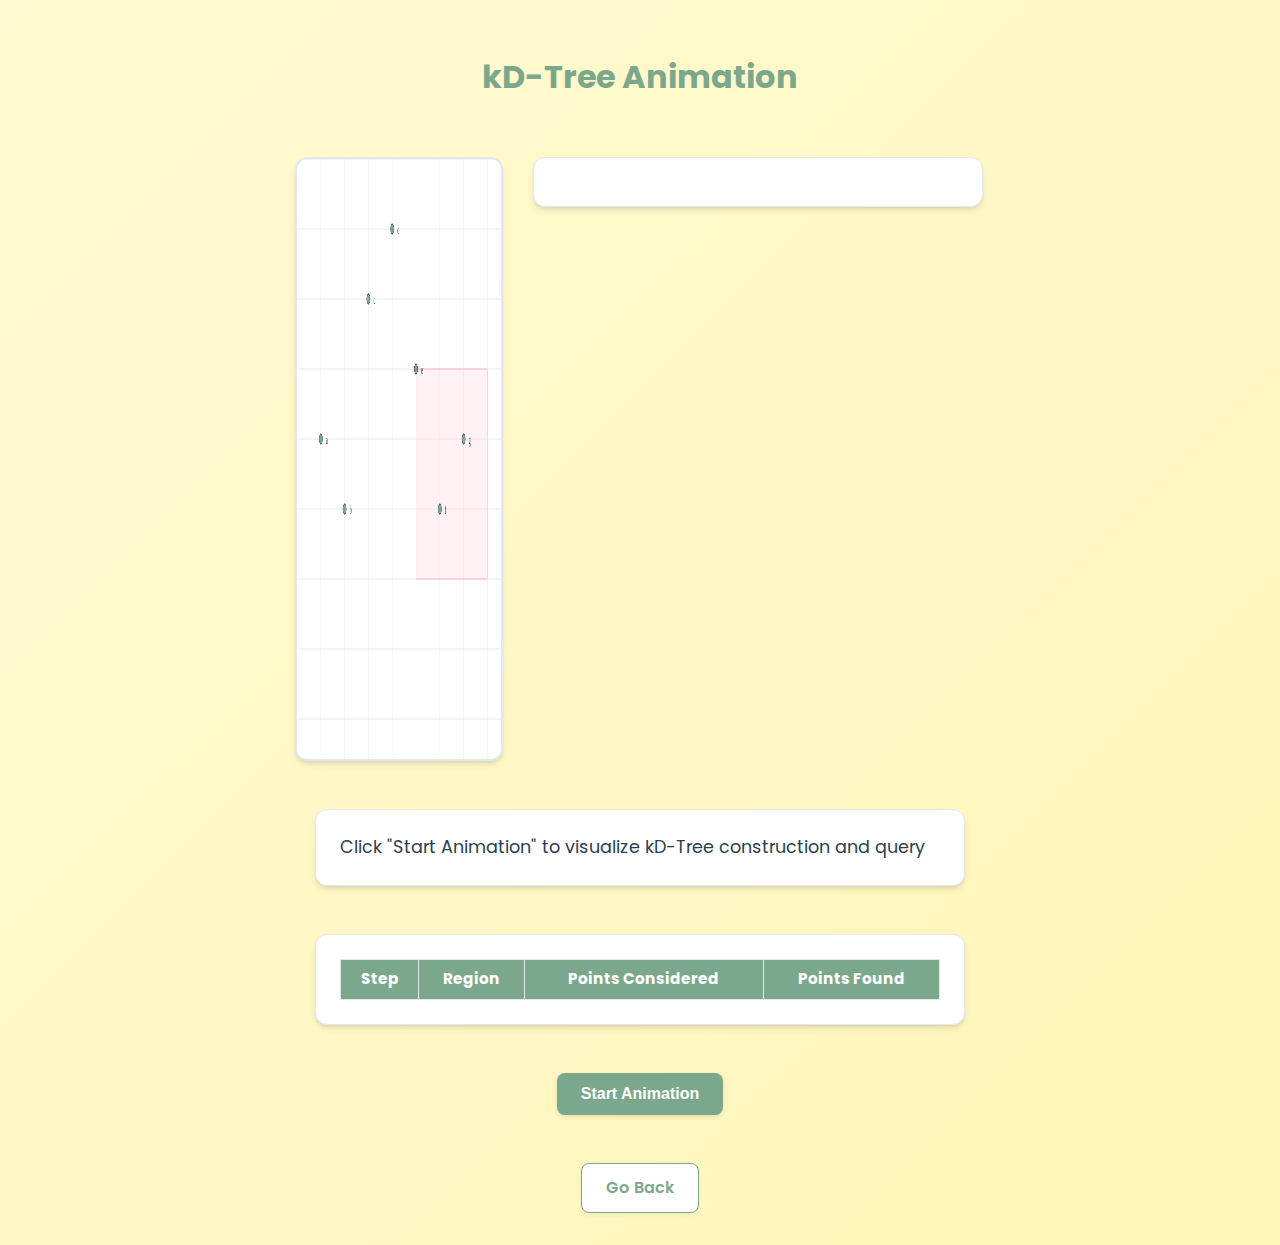
<file: algos/kdtree.html>
<!DOCTYPE html>
<html lang="en">
<head>
    <meta charset="UTF-8">
    <meta name="viewport" content="width=device-width, initial-scale=1.0">
    <title>kD-Tree Animation</title>
    <link href="https://fonts.googleapis.com/css2?family=Poppins:wght@400;600&display=swap" rel="stylesheet">
    <style>
        :root {
            --muted-green: #7BA88D;
            --light-green: #A3C1AD;
            --pastel-yellow: #FFF5B8;
            --light-pastel-yellow: #FFFAD1;
            --text-dark: #2C3E50;
            --white: #ffffff;
            --baby-pink: #FFD1DC;
            --light-baby-pink: #FFE4E9;
            --primary-color: var(--muted-green);
            --secondary-color: #6a9278;
            --card-background: var(--white);
            --text-color: var(--text-dark);
            --border-light: #e2e8f0;
            --highlight-color: var(--pastel-yellow);
            --baby-pink-accent: var(--baby-pink);
        }

        body {
            display: flex;
            flex-direction: column;
            align-items: center;
            font-family: 'Poppins', sans-serif;
            background: linear-gradient(135deg, var(--light-pastel-yellow) 0%, var(--pastel-yellow) 100%);
            margin: 0;
            padding: 2rem;
            color: var(--text-color);
            line-height: 1.5;
        }

        .container {
            display: flex;
            flex-direction: column;
            gap: 2rem;
            max-width: 1200px; /* Increased to accommodate side-by-side layout */
            margin: 0 auto;
            align-items: center;
            justify-content: center;
        }

        .main-content {
            display: flex;
            flex-direction: row;
            gap: 2rem;
            width: 100%;
            align-items: flex-start;
        }

        .canvas-container {
            flex: 1;
            display: flex;
            flex-direction: column;
            align-items: center;
        }

        canvas {
            width: 600px;
            height: 600px;
            border: 2px solid var(--border-light);
            background-color: var(--card-background);
            border-radius: 12px;
            box-shadow: 0 4px 6px -1px rgb(0 0 0 / 0.1), 0 2px 4px -2px rgb(0 0 0 / 0.1);
            transition: all 0.3s ease;
            max-width: 100%;
        }

        canvas:hover {
            box-shadow: 0 10px 15px -3px rgb(0 0 0 / 0.1), 0 4px 6px -4px rgb(0 0 0 / 0.1);
        }

        #info {
            max-width: 600px;
            width: 100%;
            text-align: left;
            background-color: var(--card-background);
            padding: 1.5rem;
            border-radius: 12px;
            box-shadow: 0 4px 6px -1px rgb(0 0 0 / 0.1), 0 2px 4px -2px rgb(0 0 0 / 0.1);
            margin-top: 1rem;
            font-size: 1.1rem;
            border: 1px solid var(--border-light);
        }

        #comment-log {
            max-width: 400px;
            width: 100%;
            max-height: 600px; /* Matches canvas height */
            overflow-y: auto;
            background-color: var(--card-background);
            padding: 1.5rem;
            border-radius: 12px;
            box-shadow: 0 4px 6px -1px rgb(0 0 0 / 0.1), 0 2px 4px -2px rgb(0 0 0 / 0.1);
            border: 1px solid var(--border-light);
        }

        #comment-log .comment {
            margin: 0.75rem 0;
            font-size: 0.95rem;
            padding: 0.5rem;
            border-radius: 6px;
            transition: background-color 0.2s ease;
        }

        #comment-log .comment:hover {
            background-color: var(--highlight-color);
        }

        #comment-log .highlight {
            background-color: var(--highlight-color);
            font-weight: 600;
            padding: 0.5rem;
            border-radius: 6px;
            border-left: 4px solid var(--muted-green);
        }

        #comment-log::-webkit-scrollbar {
            width: 8px;
        }

        #comment-log::-webkit-scrollbar-track {
            background: #f1f1f1;
            border-radius: 4px;
        }

        #comment-log::-webkit-scrollbar-thumb {
            background: #888;
            border-radius: 4px;
        }

        #comment-log::-webkit-scrollbar-thumb:hover {
            background: #555;
        }

        #query-table {
            max-width: 600px;
            width: 100%;
            background-color: var(--card-background);
            padding: 1.5rem;
            border-radius: 12px;
            box-shadow: 0 4px 6px -1px rgb(0 0 0 / 0.1), 0 2px 4px -2px rgb(0 0 0 / 0.1);
            margin-top: 1rem;
            border: 1px solid var(--border-light);
        }

        #query-table table {
            width: 100%;
            border-collapse: collapse;
            font-size: 0.95rem;
        }

        #query-table th, #query-table td {
            padding: 0.5rem;
            border: 1px solid var(--border-light);
            text-align: center;
        }

        #query-table th {
            background-color: var(--muted-green);
            color: white;
        }

        #query-table tr:nth-child(even) {
            background-color: #f9f9f9;
        }

        button {
            padding: 0.75rem 1.5rem;
            font-size: 1rem;
            font-weight: 600;
            cursor: pointer;
            background-color: var(--primary-color);
            color: white;
            border: none;
            border-radius: 8px;
            margin-top: 1rem;
            transition: all 0.2s ease;
            box-shadow: 0 2px 4px rgb(0 0 0 / 0.1);
        }

        button:hover {
            background-color: var(--secondary-color);
            transform: translateY(-1px);
            box-shadow: 0 4px 6px rgb(0 0 0 / 0.1);
        }

        button:active {
            transform: translateY(0);
            box-shadow: 0 2px 4px rgb(0 0 0 / 0.1);
        }

        .go-back-link {
            display: inline-block;
            padding: 0.75rem 1.5rem;
            font-size: 1rem;
            font-weight: 600;
            cursor: pointer;
            background-color: var(--card-background);
            color: var(--muted-green);
            border: 1px solid var(--muted-green);
            border-radius: 8px;
            margin-top: 1rem;
            transition: all 0.2s ease;
            box-shadow: 0 2px 4px rgba(0, 0, 0, 0.05);
            text-decoration: none;
            text-align: center;
        }

        .go-back-link:hover {
            background-color: var(--light-baby-pink);
            border-color: var(--secondary-color);
            transform: translateY(-1px);
            box-shadow: 0 4px 6px rgba(0, 0, 0, 0.1);
        }

        .go-back-link:active {
            transform: translateY(0);
            box-shadow: 0 2px 4px rgba(0, 0, 0, 0.1);
        }

        .fade-in {
            animation: fadeIn 0.3s ease-in;
        }

        @keyframes fadeIn {
            from { opacity: 0; transform: translateY(10px); }
            to { opacity: 1; transform: translateY(0); }
        }

        .container h1 {
            color: var(--muted-green);
            text-align: center;
            margin-bottom: 1.5rem;
        }
    </style>
</head>
<body>
    <div class="container">
        <h1>kD-Tree Animation</h1>
        <div class="main-content">
            <div class="canvas-container">
                <canvas id="canvas" width="600" height="600"></canvas>
            </div>
            <div id="comment-log" class="fade-in"></div>
        </div>
        <div id="info" class="fade-in">Click "Start Animation" to visualize kD-Tree construction and query</div>
        <div id="query-table" class="fade-in">
            <table>
                <thead>
                    <tr>
                        <th>Step</th>
                        <th>Region</th>
                        <th>Points Considered</th>
                        <th>Points Found</th>
                    </tr>
                </thead>
                <tbody id="query-table-body"></tbody>
            </table>
        </div>
        <button onclick="startAnimation()">Start Animation</button>
        <a href="#" class="go-back-link">Go Back</a>
    </div>
    <script>
        const canvas = document.getElementById('canvas');
        const ctx = canvas.getContext('2d');
        const infoDiv = document.getElementById('info');
        const commentLog = document.getElementById('comment-log');
        const queryTableBody = document.getElementById('query-table-body');

        // Points from the image (scaled to canvas: x, y in [0, 600])
        const points = [
            { id: 'a', x: 1 * 70, y: 4 * 70 }, // a(1, 4) -> (70, 280)
            { id: 'b', x: 2 * 70, y: 5 * 70 }, // b(2, 5) -> (140, 350)
            { id: 'c', x: 3 * 70, y: 2 * 70 }, // c(3, 2) -> (210, 140)
            { id: 'd', x: 4 * 70, y: 1 * 70 }, // d(4, 1) -> (280, 70)
            { id: 'e', x: 5 * 70, y: 3 * 70 }, // e(5, 3) -> (350, 210)
            { id: 'f', x: 6 * 70, y: 5 * 70 }, // f(6, 5) -> (420, 350)
            { id: 'g', x: 7 * 70, y: 4 * 70 }  // g(7, 4) -> (490, 280)
        ];

        // kD-Tree Node structure
        class KDNode {
            constructor(point = null, splitAxis = null, splitValue = null, left = null, right = null) {
                this.point = point; // Leaf node point {id, x, y}
                this.splitAxis = splitAxis; // 'x' or 'y'
                this.splitValue = splitValue; // Value to split on
                this.left = left;
                this.right = right;
            }
        }

        // Animation states
        let kdTree = null;
        let commentIndex = 0;
        let splits = [];
        let queryRect = { xMin: 5 * 70, xMax: 8 * 70, yMin: 3 * 70, yMax: 6 * 70 }; // Scaled query rectangle
        let queryResults = [];
        let querySteps = [];

        // Append comment to log and highlight current
        function appendComment(comment) {
            const commentDiv = document.createElement('div');
            commentDiv.className = 'comment';
            commentDiv.id = `comment-${commentIndex}`;
            commentDiv.textContent = comment;
            commentLog.appendChild(commentDiv);
            const prevHighlight = document.querySelector('.highlight');
            if (prevHighlight) prevHighlight.classList.remove('highlight');
            commentDiv.classList.add('highlight');
            commentLog.scrollTop = commentLog.scrollHeight;
            commentIndex++;
        }

        // Draw the 2D plane with points, splits, and query rectangle
        function drawScene(highlightPoint = null) {
            ctx.clearRect(0, 0, canvas.width, canvas.height);

            // Draw grid lines for reference
            ctx.strokeStyle = '#e2e8f0'; // --border-light
            ctx.lineWidth = 1;
            for (let i = 0; i <= 600; i += 70) {
                ctx.beginPath();
                ctx.moveTo(i, 0);
                ctx.lineTo(i, 600);
                ctx.stroke();
                ctx.beginPath();
                ctx.moveTo(0, i);
                ctx.lineTo(600, i);
                ctx.stroke();
            }

            // Draw splits
            splits.forEach(split => {
                ctx.beginPath();
                if (split.axis === 'x') {
                    ctx.moveTo(split.value, 0);
                    ctx.lineTo(split.value, 600);
                } else {
                    ctx.moveTo(0, split.value);
                    ctx.lineTo(600, split.value);
                }
                ctx.strokeStyle = '#2C3E50'; // --text-dark
                ctx.lineWidth = 2;
                ctx.stroke();
            });

            // Draw query rectangle
            if (queryRect) {
                ctx.beginPath();
                ctx.rect(queryRect.xMin, queryRect.yMin, queryRect.xMax - queryRect.xMin, queryRect.yMax - queryRect.yMin);
                ctx.fillStyle = 'rgba(255, 209, 220, 0.3)'; // --baby-pink with opacity
                ctx.fill();
                ctx.strokeStyle = '#FFD1DC'; // --baby-pink
                ctx.lineWidth = 2;
                ctx.stroke();
            }

            // Draw points
            points.forEach(point => {
                ctx.beginPath();
                ctx.arc(point.x, point.y, 5, 0, 2 * Math.PI);
                ctx.fillStyle = highlightPoint && point.id === highlightPoint ? '#FFF5B8' : '#7BA88D'; // --pastel-yellow or --muted-green
                ctx.fill();
                ctx.strokeStyle = '#2C3E50';
                ctx.lineWidth = 1;
                ctx.stroke();
                ctx.font = '12px Poppins';
                ctx.fillStyle = '#2C3E50';
                ctx.fillText(point.id, point.x + 15, point.y + 5);
            });
        }

        // Build kD-Tree
        function buildKDTree(points, depth = 0) {
            if (points.length === 0) return null;
            if (points.length === 1) return new KDNode(points[0]);

            const axis = depth % 2 === 0 ? 'x' : 'y';
            points.sort((a, b) => a[axis] - b[axis]);
            const medianIdx = Math.floor(points.length / 2);
            const medianPoint = points[medianIdx];
            const splitValue = medianPoint[axis];

            const leftPoints = points.slice(0, medianIdx);
            const rightPoints = points.slice(medianIdx + 1);

            return new KDNode(
                null,
                axis,
                splitValue,
                buildKDTree(leftPoints, depth + 1),
                buildKDTree(rightPoints, depth + 1)
            );
        }

        // Range query on kD-Tree
        function rangeQuery(node, region, depth = 0) {
            if (!node) return;

            const axis = node.splitAxis;
            const value = node.splitValue;

            // Leaf node
            if (node.point) {
                const point = node.point;
                if (
                    point.x >= queryRect.xMin && point.x <= queryRect.xMax &&
                    point.y >= queryRect.yMin && point.y <= queryRect.yMax
                ) {
                    queryResults.push(point.id);
                    querySteps.push({
                        step: `Check point ${point.id}`,
                        region: `(${region.xMin.toFixed(0)}, ${region.yMin.toFixed(0)}) to (${region.xMax.toFixed(0)}, ${region.yMax.toFixed(0)})`,
                        pointsConsidered: point.id,
                        pointsFound: point.id
                    });
                } else {
                    querySteps.push({
                        step: `Check point ${point.id}`,
                        region: `(${region.xMin.toFixed(0)}, ${region.yMin.toFixed(0)}) to (${region.xMax.toFixed(0)}, ${region.yMax.toFixed(0)})`,
                        pointsConsidered: point.id,
                        pointsFound: '-'
                    });
                }
                return;
            }

            // Internal node
            const leftRegion = { ...region };
            const rightRegion = { ...region };
            if (axis === 'x') {
                leftRegion.xMax = Math.min(region.xMax, value);
                rightRegion.xMin = Math.max(region.xMin, value);
            } else {
                leftRegion.yMax = Math.min(region.yMax, value);
                rightRegion.yMin = Math.max(region.yMin, value);
            }

            // Square root decomposition: Split regions into sqrt(n) buckets (simplified)
            const bucketSize = Math.sqrt(points.length); // sqrt(7) ≈ 2.65, so use 3 buckets
            const bucketStep = `Bucket ${querySteps.length + 1}: Split on ${axis} at ${value.toFixed(0)}`;
            querySteps.push({
                step: bucketStep,
                region: `Left: (${leftRegion.xMin.toFixed(0)}, ${leftRegion.yMin.toFixed(0)}) to (${leftRegion.xMax.toFixed(0)}, ${leftRegion.yMax.toFixed(0)})`,
                pointsConsidered: '-',
                pointsFound: '-'
            });
            querySteps.push({
                step: bucketStep,
                region: `Right: (${rightRegion.xMin.toFixed(0)}, ${rightRegion.yMin.toFixed(0)}) to (${rightRegion.xMax.toFixed(0)}, ${rightRegion.yMax.toFixed(0)})`,
                pointsConsidered: '-',
                pointsFound: '-'
            });

            // Recursively search regions that intersect the query rectangle
            if (queryRect.xMin <= value) rangeQuery(node.left, leftRegion, depth + 1);
            if (queryRect.xMax >= value) rangeQuery(node.right, rightRegion, depth + 1);
        }

        // Update query table
        function updateQueryTable() {
            queryTableBody.innerHTML = '';
            querySteps.forEach(step => {
                const row = document.createElement('tr');
                row.innerHTML = `
                    <td>${step.step}</td>
                    <td>${step.region}</td>
                    <td>${step.pointsConsidered}</td>
                    <td>${step.pointsFound}</td>
                `;
                queryTableBody.appendChild(row);
            });
        }

        // Animation sequence
        async function animateKDTree() {
            // Step 1: Initialize points
            infoDiv.textContent = `Initializing points: ${points.map(p => `${p.id}(${p.x / 70}, ${p.y / 70})`).join(', ')}`;
            appendComment(`Initializing points: ${points.map(p => `${p.id}(${p.x / 70}, ${p.y / 70})`).join(', ')}`);
            drawScene();
            await new Promise(resolve => setTimeout(resolve, 1500));

            // Step 2: Build kD-Tree
            kdTree = buildKDTree(points);
            splits = [];
            const splitsOrder = [
                { axis: 'x', value: 4 * 70 }, // Node 1: x=4
                { axis: 'y', value: 4 * 70 }, // Node 2: y=4
                { axis: 'y', value: 3 * 70 }, // Node 3: y=3
                { axis: 'x', value: 2 * 70 }, // Node 4: x=2
                { axis: 'x', value: 3 * 70 }, // Node 5: x=3
                { axis: 'x', value: 6 * 70 }  // Node 6: x=6
            ];

            for (let i = 0; i < splitsOrder.length; i++) {
                const split = splitsOrder[i];
                splits.push(split);
                infoDiv.textContent = `Node ${i + 1}: Splitting on ${split.axis} at ${split.value / 70}`;
                appendComment(`Node ${i + 1}: Splitting on ${split.axis} at ${split.value / 70}`);
                drawScene();
                await new Promise(resolve => setTimeout(resolve, 1500));
            }

            // Step 3: Show final tree
            infoDiv.textContent = `kD-Tree construction complete`;
            appendComment(`kD-Tree construction complete`);
            drawScene();
            await new Promise(resolve => setTimeout(resolve, 1500));

            // Step 4: Perform range query
            infoDiv.textContent = `Performing range query for rectangle (x: 5 to 8, y: 3 to 6)`;
            appendComment(`Performing range query for rectangle (x: 5 to 8, y: 3 to 6)`);
            queryResults = [];
            querySteps = [];
            const initialRegion = { xMin: 0, xMax: 600, yMin: 0, yMax: 600 };
            rangeQuery(kdTree, initialRegion);
            updateQueryTable();
            drawScene();
            await new Promise(resolve => setTimeout(resolve, 1500));

            // Step 5: Highlight points in query range
            for (let pointId of queryResults) {
                infoDiv.textContent = `Found point ${pointId} in query range`;
                appendComment(`Found point ${pointId} in query range`);
                drawScene(pointId);
                await new Promise(resolve => setTimeout(resolve, 1500));
            }

            // Final state
            infoDiv.textContent = `Query complete. Points in range: ${queryResults.join(', ')}`;
            appendComment(`Query complete. Points in range: ${queryResults.join(', ')}`);
            drawScene();
        }

        // Start animation
        function startAnimation() {
            splits = [];
            queryResults = [];
            querySteps = [];
            commentIndex = 0;
            commentLog.innerHTML = '';
            queryTableBody.innerHTML = '';
            animateKDTree();
        }

        // Initial draw
        drawScene();
    </script>
</body>
</html>
</file>
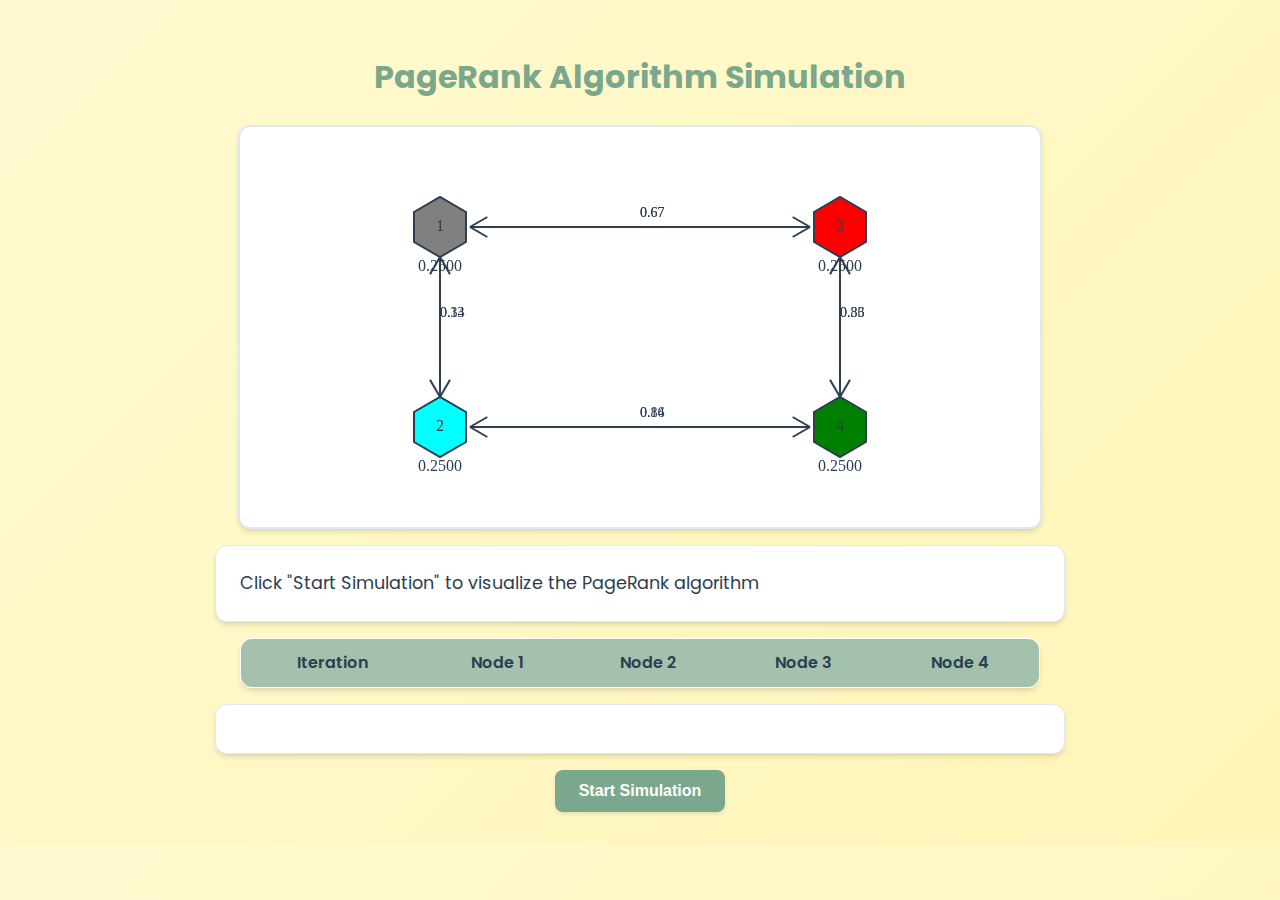
<file: algos/pagerank.html>
<!DOCTYPE html>
<html lang="en">
<head>
    <meta charset="UTF-8">
    <meta name="viewport" content="width=device-width, initial-scale=1.0">
    <title>PageRank Algorithm Simulation</title>
    <link href="https://fonts.googleapis.com/css2?family=Poppins:wght@400;600&display=swap" rel="stylesheet">
    <style>
        :root {
            --muted-green: #7BA88D;
            --light-green: #A3C1AD;
            --pastel-yellow: #FFF5B8;
            --light-pastel-yellow: #FFFAD1;
            --text-dark: #2C3E50;
            --white: #ffffff;
            --baby-pink: #FFD1DC;
            --light-baby-pink: #FFE4E9;
            --primary-color: var(--muted-green);
            --secondary-color: #6a9278;
            --card-background: var(--white);
            --text-color: var(--text-dark);
            --border-light: #e2e8f0;
            --success-color: #22c55e;
            --highlight-color: var(--pastel-yellow);
            --baby-pink-accent: var(--baby-pink);
        }

        body {
            display: flex;
            flex-direction: row;
            align-items: flex-start;
            font-family: 'Poppins', sans-serif;
            background: linear-gradient(135deg, var(--light-pastel-yellow) 0%, var(--pastel-yellow) 100%);
            margin: 0;
            padding: 2rem;
            color: var(--text-color);
            line-height: 1.5;
        }

        .container {
            display: flex;
            flex-direction: column;
            gap: 2rem;
            max-width: 1400px;
            margin: 0 auto;
            align-items: center;
            justify-content: center;
        }

        .container > div:first-child {
            display: flex;
            flex-direction: column;
            align-items: center;
            flex: 1 1 auto;
            min-width: 300px;
        }

        canvas {
            width: 800px;
            height: 400px; /* Height is half the width */
            border: 2px solid var(--border-light);
            background-color: var(--card-background);
            border-radius: 12px;
            box-shadow: 0 4px 6px -1px rgb(0 0 0 / 0.1), 0 2px 4px -2px rgb(0 0 0 / 0.1);
            transition: all 0.3s ease;
            max-width: 100%;
        }

        canvas:hover {
            box-shadow: 0 10px 15px -3px rgb(0 0 0 / 0.1), 0 4px 6px -4px rgb(0 0 0 / 0.1);
        }

        #info {
            max-width: 800px;
            width: 100%;
            text-align: left;
            background-color: var(--card-background);
            padding: 1.5rem;
            border-radius: 12px;
            box-shadow: 0 4px 6px -1px rgb(0 0 0 / 0.1), 0 2px 4px -2px rgb(0 0 0 / 0.1);
            margin-top: 1rem;
            font-size: 1.1rem;
            border: 1px solid var(--border-light);
        }

        #comment-log {
            max-width: 800px;
            width: 100%;
            max-height: 400px;
            overflow-y: auto;
            background-color: var(--card-background);
            padding: 1.5rem;
            border-radius: 12px;
            box-shadow: 0 4px 6px -1px rgb(0 0 0 / 0.1), 0 2px 4px -2px rgb(0 0 0 / 0.1);
            margin-top: 1rem;
            border: 1px solid var(--border-light);
        }

        #comment-log .comment {
            margin: 0.75rem 0;
            font-size: 0.95rem;
            padding: 0.5rem;
            border-radius: 6px;
            transition: background-color 0.2s ease;
        }

        #comment-log .comment:hover {
            background-color: var(--highlight-color);
        }

        #comment-log .highlight {
            background-color: var(--highlight-color);
            font-weight: 600;
            padding: 0.5rem;
            border-radius: 6px;
            border-left: 4px solid var(--muted-green);
        }

        button {
            padding: 0.75rem 1.5rem;
            font-size: 1rem;
            font-weight: 600;
            cursor: pointer;
            background-color: var(--primary-color);
            color: white;
            border: none;
            border-radius: 8px;
            margin-top: 1rem;
            transition: all 0.2s ease;
            box-shadow: 0 2px 4px rgb(0 0 0 / 0.1);
        }

        button:hover {
            background-color: var(--secondary-color);
            transform: translateY(-1px);
            box-shadow: 0 4px 6px rgb(0 0 0 / 0.1);
        }

        button:active {
            transform: translateY(0);
            box-shadow: 0 2px 4px rgb(0 0 0 / 0.1);
        }

        #pagerank-table {
            width: 100%;
            max-width: 800px;
            border-collapse: collapse;
            margin-top: 1rem;
            background-color: var(--card-background);
            border: 1px solid var(--border-light);
            border-radius: 12px;
            overflow: hidden;
            box-shadow: 0 4px 6px -1px rgb(0 0 0 / 0.1), 0 2px 4px -2px rgb(0 0 0 / 0.1);
        }

        #pagerank-table th, #pagerank-table td {
            padding: 0.75rem;
            text-align: center;
            border-bottom: 1px solid var(--border-light);
        }

        #pagerank-table th {
            background-color: var(--light-green);
            color: var(--text-dark);
            font-weight: 600;
        }

        #pagerank-table td {
            background-color: var(--card-background);
        }

        #pagerank-table tr:hover td {
            background-color: var(--highlight-color);
        }

        #comment-log::-webkit-scrollbar {
            width: 8px;
        }

        #comment-log::-webkit-scrollbar-track {
            background: #f1f1f1;
            border-radius: 4px;
        }

        #comment-log::-webkit-scrollbar-thumb {
            background: #888;
            border-radius: 4px;
        }

        #comment-log::-webkit-scrollbar-thumb:hover {
            background: #555;
        }

        .fade-in {
            animation: fadeIn 0.3s ease-in;
        }

        @keyframes fadeIn {
            from { opacity: 0; transform: translateY(10px); }
            to { opacity: 1; transform: translateY(0); }
        }

        .container h1 {
            color: var(--muted-green);
            text-align: center;
            margin-bottom: 1.5rem;
        }
    </style>
</head>
<body>
    <div class="container">
        <div>
            <h1>PageRank Algorithm Simulation</h1>
            <canvas id="graphCanvas"></canvas>
            <div id="info" class="fade-in">Click "Start Simulation" to visualize the PageRank algorithm</div>
            <table id="pagerank-table">
                <thead>
                    <tr>
                        <th>Iteration</th>
                        <th>Node 1</th>
                        <th>Node 2</th>
                        <th>Node 3</th>
                        <th>Node 4</th>
                    </tr>
                </thead>
                <tbody id="pagerank-table-body"></tbody>
            </table>
            <div id="comment-log" class="fade-in"></div>
            <button onclick="startSimulation()">Start Simulation</button>
        </div>
    </div>
    <script>
        const canvas = document.getElementById('graphCanvas');
        const ctx = canvas.getContext('2d');
        const infoDiv = document.getElementById('info');
        const commentLog = document.getElementById('comment-log');
        const tableBody = document.getElementById('pagerank-table-body');

        // Canvas dimensions (set dynamically to match CSS)
        canvas.width = 800;
        canvas.height = 400;

        // Graph parameters
        const numNodes = 4;
        const nodeColors = ['#808080', '#00FFFF', '#FF0000', '#008000']; // Gray, Cyan, Red, Green
        const nodePositions = [
            { x: 200, y: 100 }, // Node 1
            { x: 200, y: 300 }, // Node 2
            { x: 600, y: 100 }, // Node 3
            { x: 600, y: 300 }  // Node 4
        ];

        // Transition probabilities (normalized from the graph)
        // Note: The probabilities in the image don't sum to 1 for outgoing edges, so I'll normalize them.
        const transitionMatrix = [
            [0, 1/3, 2/3, 0],     // Node 1 -> 2 (1/2), 3 (1) -> normalized to 1/3, 2/3
            [1/7, 0, 0, 6/7],     // Node 2 -> 1 (1/3), 4 (2) -> normalized to 1/7, 6/7
            [2/3, 0, 0, 1/3],     // Node 3 -> 1 (1), 4 (1/2) -> normalized to 2/3, 1/3
            [0, 1/7, 6/7, 0]      // Node 4 -> 2 (1/2), 3 (3) -> normalized to 1/7, 6/7
        ];

        const dampingFactor = 0.85;
        let pageRank = Array(numNodes).fill(1 / numNodes); // Initial PageRank
        let iteration = 0;
        let commentIndex = 0;
        let highlightedNode = null;
        let highlightedEdge = null;

        // Append comment to log and highlight current
        function appendComment(comment) {
            const commentDiv = document.createElement('div');
            commentDiv.className = 'comment';
            commentDiv.id = `comment-${commentIndex}`;
            commentDiv.textContent = comment;
            commentLog.appendChild(commentDiv);
            const prevHighlight = document.querySelector('.highlight');
            if (prevHighlight) prevHighlight.classList.remove('highlight');
            commentDiv.classList.add('highlight');
            commentLog.scrollTop = commentLog.scrollHeight;
            commentIndex++;
        }

        // Update PageRank table
        function updateTable() {
            const row = document.createElement('tr');
            row.innerHTML = `
                <td>${iteration}</td>
                <td>${pageRank[0].toFixed(4)}</td>
                <td>${pageRank[1].toFixed(4)}</td>
                <td>${pageRank[2].toFixed(4)}</td>
                <td>${pageRank[3].toFixed(4)}</td>
            `;
            tableBody.appendChild(row);
        }

        // Draw hexagonal node
        function drawHexagon(x, y, size, fillColor) {
            ctx.beginPath();
            for (let i = 0; i < 6; i++) {
                const angle = (Math.PI / 3) * i + Math.PI / 6;
                const px = x + size * Math.cos(angle);
                const py = y + size * Math.sin(angle);
                if (i === 0) ctx.moveTo(px, py);
                else ctx.lineTo(px, py);
            }
            ctx.closePath();
            ctx.fillStyle = fillColor;
            ctx.fill();
            ctx.strokeStyle = '#2C3E50'; // --text-dark
            ctx.lineWidth = 2;
            ctx.stroke();
        }

        // Draw the graph
        function drawGraph() {
            ctx.clearRect(0, 0, canvas.width, canvas.height);

            // Draw edges
            for (let i = 0; i < numNodes; i++) {
                for (let j = 0; j < numNodes; j++) {
                    if (transitionMatrix[i][j] > 0) {
                        const startPos = nodePositions[i];
                        const endPos = nodePositions[j];
                        const isHighlighted = highlightedEdge && highlightedEdge.from === i + 1 && highlightedEdge.to === j + 1;

                        // Draw arrow
                        const angle = Math.atan2(endPos.y - startPos.y, endPos.x - startPos.x);
                        const arrowLength = 20;
                        const arrowHead = 10;
                        const offset = 30; // Offset to avoid overlapping with node
                        const startX = startPos.x + offset * Math.cos(angle);
                        const startY = startPos.y + offset * Math.sin(angle);
                        const endX = endPos.x - offset * Math.cos(angle);
                        const endY = endPos.y - offset * Math.sin(angle);

                        ctx.beginPath();
                        ctx.moveTo(startX, startY);
                        ctx.lineTo(endX, endY);
                        ctx.strokeStyle = isHighlighted ? '#FFF5B8' : '#2C3E50'; // Highlighted edge in pastel-yellow
                        ctx.lineWidth = isHighlighted ? 4 : 2;
                        ctx.stroke();

                        // Draw arrowhead
                        ctx.beginPath();
                        ctx.moveTo(endX, endY);
                        ctx.lineTo(
                            endX - arrowLength * Math.cos(angle - Math.PI / 6),
                            endY - arrowLength * Math.sin(angle - Math.PI / 6)
                        );
                        ctx.moveTo(endX, endY);
                        ctx.lineTo(
                            endX - arrowLength * Math.cos(angle + Math.PI / 6),
                            endY - arrowLength * Math.sin(angle + Math.PI / 6)
                        );
                        ctx.stroke();

                        // Draw probability label
                        const midX = (startX + endX) / 2;
                        const midY = (startY + endY) / 2;
                        ctx.fillStyle = isHighlighted ? '#FFF5B8' : '#2C3E50';
                        ctx.font = '14px Poppins';
                        ctx.fillText(transitionMatrix[i][j].toFixed(2), midX, midY - 10);
                    }
                }
            }

            // Draw nodes
            for (let i = 0; i < numNodes; i++) {
                const pos = nodePositions[i];
                const fillColor = i + 1 === highlightedNode ? '#FFF5B8' : nodeColors[i];
                drawHexagon(pos.x, pos.y, 30, fillColor);
                ctx.fillStyle = '#2C3E50';
                ctx.font = '16px Poppins';
                ctx.textAlign = 'center';
                ctx.textBaseline = 'middle';
                ctx.fillText(i + 1, pos.x, pos.y);
                ctx.fillText(pageRank[i].toFixed(4), pos.x, pos.y + 40);
            }
        }

        // PageRank iteration
        async function computePageRank() {
            const newPageRank = Array(numNodes).fill(0);
            for (let i = 0; i < numNodes; i++) {
                highlightedNode = i + 1;
                let sum = 0;
                for (let j = 0; j < numNodes; j++) {
                    if (transitionMatrix[j][i] > 0) {
                        highlightedEdge = { from: j + 1, to: i + 1 };
                        sum += transitionMatrix[j][i] * pageRank[j];
                        appendComment(`Node ${i + 1} receives ${transitionMatrix[j][i].toFixed(2)} * ${pageRank[j].toFixed(4)} from Node ${j + 1}`);
                        drawGraph();
                        await new Promise(resolve => setTimeout(resolve, 1500));
                    }
                }
                newPageRank[i] = (1 - dampingFactor) / numNodes + dampingFactor * sum;
                appendComment(`Node ${i + 1} new PageRank: ${newPageRank[i].toFixed(4)}`);
                drawGraph();
                await new Promise(resolve => setTimeout(resolve, 1500));
            }

            // Check for convergence
            let maxDiff = 0;
            for (let i = 0; i < numNodes; i++) {
                maxDiff = Math.max(maxDiff, Math.abs(newPageRank[i] - pageRank[i]));
            }
            pageRank = newPageRank;
            iteration++;
            updateTable();
            highlightedNode = null;
            highlightedEdge = null;

            if (maxDiff > 0.0001 && iteration < 10) {
                appendComment(`Iteration ${iteration} completed. Max difference: ${maxDiff.toFixed(6)}`);
                await computePageRank();
            } else {
                appendComment(`Converged after ${iteration} iterations. Final PageRank scores: ${pageRank.map(score => score.toFixed(4)).join(', ')}`);
                infoDiv.textContent = `Simulation completed. Final PageRank scores displayed.`;
            }
        }

        // Start simulation
        async function startSimulation() {
            pageRank = Array(numNodes).fill(1 / numNodes);
            iteration = 0;
            commentIndex = 0;
            highlightedNode = null;
            highlightedEdge = null;
            tableBody.innerHTML = '';
            commentLog.innerHTML = '';
            appendComment(`Starting PageRank simulation with initial scores: ${pageRank.map(score => score.toFixed(4)).join(', ')}`);
            updateTable();
            drawGraph();
            await new Promise(resolve => setTimeout(resolve, 1500));
            await computePageRank();
        }

        // Initial draw
        drawGraph();
    </script>
</body>
</html>
</file>
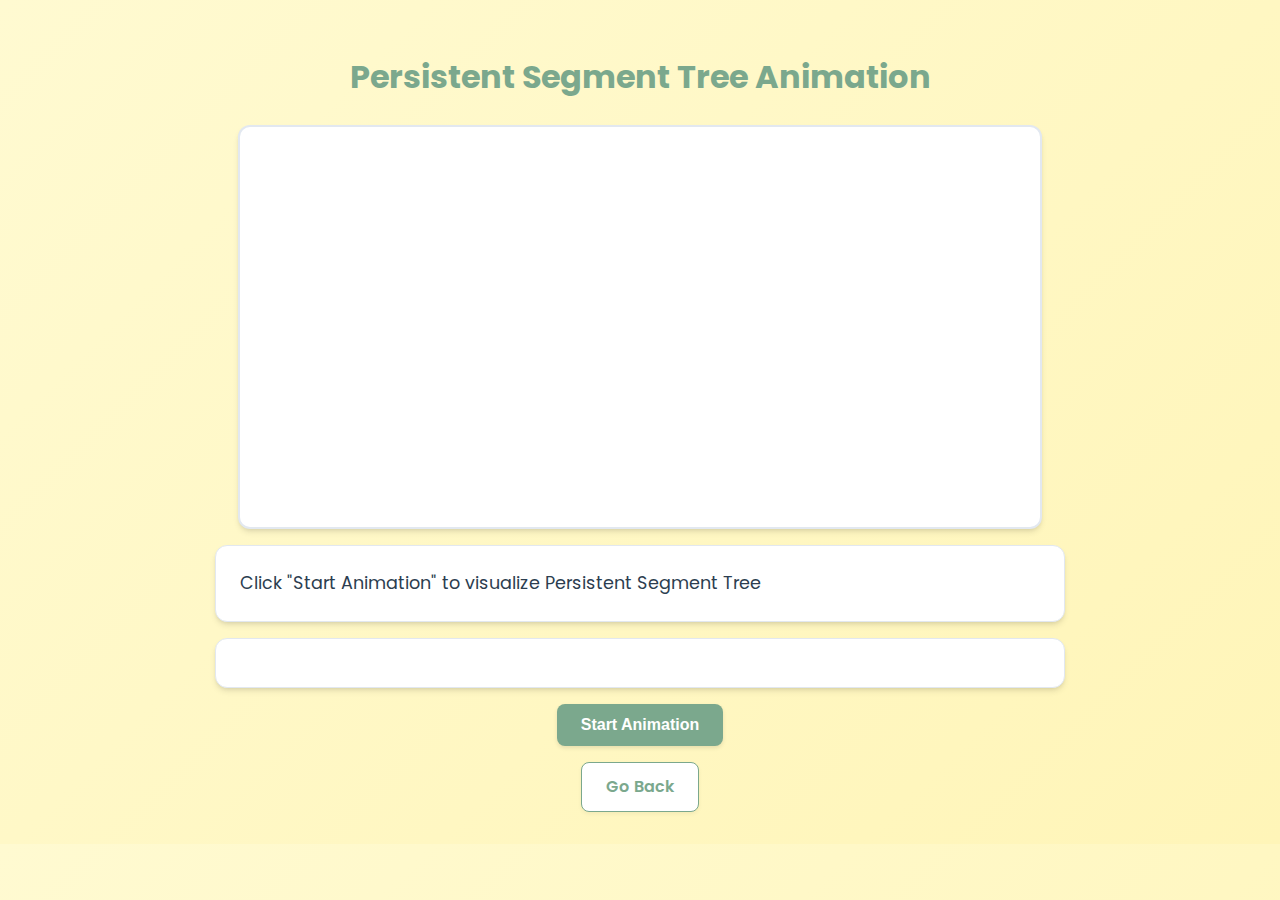
<file: algos/Psegment.html>
<!-- <!DOCTYPE html>
<html lang="en">
<head>
    <meta charset="UTF-8">
    <meta name="viewport" content="width=device-width, initial-scale=1.0">
    <title>Persistent Segment Tree Animation</title>
    <link href="https://fonts.googleapis.com/css2?family=Poppins:wght@400;600&display=swap" rel="stylesheet">
    <style>
        :root {
            --muted-green: #7BA88D;
            --light-green: #A3C1AD;
            --pastel-yellow: #FFF5B8;
            --light-pastel-yellow: #FFFAD1;
            --text-dark: #2C3E50;
            --white: #ffffff;
            --baby-pink: #FFD1DC;
            --light-baby-pink: #FFE4E9;
            --primary-color: var(--muted-green);
            --secondary-color: #6a9278;
            --card-background: var(--white);
            --text-color: var(--text-dark);
            --border-light: #e2e8f0;
            --success-color: #22c55e;
            --highlight-color: var(--pastel-yellow);
            --baby-pink-accent: var(--baby-pink);
        }

        body {
            display: flex;
            flex-direction: row;
            align-items: flex-start;
            font-family: 'Poppins', sans-serif;
            background: linear-gradient(135deg, var(--light-pastel-yellow) 0%, var(--pastel-yellow) 100%);
            margin: 0;
            padding: 2rem;
            color: var(--text-color);
            line-height: 1.5;
        }

        .container {
            display: flex;
            flex-direction: row;
            gap: 2rem;
            max-width: 1400px;
            margin: 0 auto;
            flex-wrap: wrap;
            justify-content: center;
        }

        .container > div:first-child {
            flex: 1 1 500px;
            min-width: 300px;
            order: 1;
        }

        canvas {
            border: 2px solid var(--border-light);
            background-color: var(--card-background);
            border-radius: 12px;
            box-shadow: 0 4px 6px -1px rgb(0 0 0 / 0.1), 0 2px 4px -2px rgb(0 0 0 / 0.1);
            transition: all 0.3s ease;
            max-width: 100%;
            height: auto;
        }

        canvas:hover {
            box-shadow: 0 10px 15px -3px rgb(0 0 0 / 0.1), 0 4px 6px -4px rgb(0 0 0 / 0.1);
        }

        #info {
            max-width: 600px;
            text-align: left;
            background-color: var(--card-background);
            padding: 1.5rem;
            border-radius: 12px;
            box-shadow: 0 4px 6px -1px rgb(0 0 0 / 0.1), 0 2px 4px -2px rgb(0 0 0 / 0.1);
            min-height: 60px;
            margin-top: 1rem;
            font-size: 1.1rem;
            border: 1px solid var(--border-light);
        }

        #comment-log {
            max-width: 600px;
            max-height: 400px;
            overflow-y: auto;
            background-color: var(--card-background);
            padding: 1.5rem;
            border-radius: 12px;
            box-shadow: 0 4px 6px -1px rgb(0 0 0 / 0.1), 0 2px 4px -2px rgb(0 0 0 / 0.1);
            margin-top: 1rem;
            border: 1px solid var(--border-light);
            flex: 1 1 400px;
            min-width: 300px;
            order: 2;
        }

        #comment-log .comment {
            margin: 0.75rem 0;
            font-size: 0.95rem;
            padding: 0.5rem;
            border-radius: 6px;
            transition: background-color 0.2s ease;
        }

        #comment-log .comment:hover {
            background-color: var(--highlight-color);
        }

        #comment-log .highlight {
            background-color: var(--highlight-color);
            font-weight: 600;
            padding: 0.5rem;
            border-radius: 6px;
            border-left: 4px solid var(--muted-green);
        }

        button {
            padding: 0.75rem 1.5rem;
            font-size: 1rem;
            font-weight: 600;
            cursor: pointer;
            background-color: var(--primary-color);
            color: white;
            border: none;
            border-radius: 8px;
            margin-top: 1rem;
            transition: all 0.2s ease;
            box-shadow: 0 2px 4px rgb(0 0 0 / 0.1);
        }

        button:hover {
            background-color: var(--secondary-color);
            transform: translateY(-1px);
            box-shadow: 0 4px 6px rgb(0 0 0 / 0.1);
        }

        button:active {
            transform: translateY(0);
            box-shadow: 0 2px 4px rgb(0 0 0 / 0.1);
        }

        /* Go Back Link Styles */
        .go-back-link {
            display: inline-block; /* Treat the link as a block to apply button styles */
            padding: 0.75rem 1.5rem;
            font-size: 1rem;
            font-weight: 600;
            cursor: pointer;
            background-color: var(--card-background); /* Use card background for a lighter look */
            color: var(--muted-green); /* Use muted green for text color */
            border: 1px solid var(--muted-green); /* Add a border matching the text */
            border-radius: 8px;
            margin-top: 1rem;
            transition: all 0.2s ease;
            box-shadow: 0 2px 4px rgba(0, 0, 0, 0.05);
            text-decoration: none; /* Remove default underline */
            text-align: center; /* Center the text */
        }

        .go-back-link:hover {
            background-color: var(--light-baby-pink); /* Hint of pink on hover */
            border-color: var(--secondary-color); /* Darker border on hover */
            transform: translateY(-1px);
            box-shadow: 0 4px 6px rgba(0, 0, 0, 0.1);
        }

        .go-back-link:active {
            transform: translateY(0);
            box-shadow: 0 2px 4px rgba(0, 0, 0, 0.1);
        }

        /* Custom scrollbar */
        #comment-log::-webkit-scrollbar {
            width: 8px;
        }

        #comment-log::-webkit-scrollbar-track {
            background: #f1f1f1;
            border-radius: 4px;
        }

        #comment-log::-webkit-scrollbar-thumb {
            background: #888;
            border-radius: 4px;
        }

        #comment-log::-webkit-scrollbar-thumb:hover {
            background: #555;
        }

        .fade-in {
            animation: fadeIn 0.3s ease-in;
        }

        @keyframes fadeIn {
            from { opacity: 0; transform: translateY(10px); }
            to { opacity: 1; transform: translateY(0); }
        }

        .container h1 {
            color: var(--muted-green);
            text-align: center;
            margin-bottom: 1.5rem;
        }
    </style>
</head>
<body>
    <div class="container">
        <div>
            <h1>Persistent Segment Tree Animation</h1>
            <canvas id="treeCanvas" width="800" height="600"></canvas>
            <div id="info" class="fade-in">Click "Start Animation" to visualize Persistent Segment Tree</div>
            <div id="comment-log" class="fade-in"></div>
            <button onclick="startAnimation()">Start Animation</button>
            <a href="../../bussCase/case1.html" class="go-back-link">Go Back</a>
        </div>
    </div>
    <script>
        const canvas = document.getElementById('treeCanvas');
        const ctx = canvas.getContext('2d');
        const infoDiv = document.getElementById('info');
        const commentLog = document.getElementById('comment-log');

        // Node structure for Persistent Segment Tree
        class Node {
            constructor(value, left = null, right = null) {
                this.value = value;
                this.left = left;
                this.right = right;
            }
        }

        // Tree parameters
        const n = 4; // Array size
        const versions = [];
        let commentIndex = 0;

        // Node positions to match the layout
        const nodePositions = [
            { x: 400, y: 50 },  // Node 1 (root)
            { x: 200, y: 150 }, // Node 2
            { x: 600, y: 150 }, // Node 3
            { x: 100, y: 250 }, // Node 4
            { x: 300, y: 250 }, // Node 5
            { x: 500, y: 250 }, // Node 6
            { x: 700, y: 250 }  // Node 7
        ];

        // Animation states
        let currentVersion = -1;
        let highlightedNode = null;
        const versionColors = ['#7BA88D', '#FFD1DC']; // --muted-green for Version 0, --baby-pink for Version 1

        // Append comment to log and highlight current
        function appendComment(comment) {
            const commentDiv = document.createElement('div');
            commentDiv.className = 'comment';
            commentDiv.id = `comment-${commentIndex}`;
            commentDiv.textContent = comment;
            commentLog.appendChild(commentDiv);
            const prevHighlight = document.querySelector('.highlight');
            if (prevHighlight) prevHighlight.classList.remove('highlight');
            commentDiv.classList.add('highlight');
            commentLog.scrollTop = commentLog.scrollHeight;
            commentIndex++;
        }

        // Draw hexagonal node
        function drawHexagon(x, y, size, fillColor) {
            ctx.beginPath();
            for (let i = 0; i < 6; i++) {
                const angle = (Math.PI / 3) * i + Math.PI / 6;
                const px = x + size * Math.cos(angle);
                const py = y + size * Math.sin(angle);
                if (i === 0) ctx.moveTo(px, py);
                else ctx.lineTo(px, py);
            }
            ctx.closePath();
            ctx.fillStyle = fillColor;
            ctx.fill();
            ctx.strokeStyle = '#2C3E50'; // --text-dark
            ctx.lineWidth = 2;
            ctx.stroke();
        }

        // Draw tree for a specific version
        function drawTree(version) {
            ctx.clearRect(0, 0, canvas.width, canvas.height);
            if (version < 0 || version >= versions.length) return;

            // Draw version labels
            ctx.font = '20px Poppins';
            ctx.fillStyle = versionColors[0];
            ctx.fillText('Version 0', 50, 30);
            if (version >= 1) {
                ctx.fillStyle = versionColors[1];
                ctx.fillText('Version 1', 150, 30);
            }

            // Draw edges
            function drawEdges(node, nodeIdx, versionIdx) {
                if (!node) return;
                const pos = nodePositions[nodeIdx - 1];
                if (node.left) {
                    const leftPos = nodePositions[nodeIdx * 2 - 1];
                    ctx.beginPath();
                    ctx.moveTo(pos.x, pos.y);
                    ctx.lineTo(leftPos.x, leftPos.y);
                    ctx.strokeStyle = versionIdx === currentVersion ? versionColors[versionIdx] : '#e2e8f0'; // --border-light
                    ctx.lineWidth = 2;
                    ctx.stroke();
                }
                if (node.right) {
                    const rightPos = nodePositions[nodeIdx * 2];
                    ctx.beginPath();
                    ctx.moveTo(pos.x, pos.y);
                    ctx.lineTo(rightPos.x, rightPos.y);
                    ctx.strokeStyle = versionIdx === currentVersion ? versionColors[versionIdx] : '#e2e8f0';
                    ctx.lineWidth = 2;
                    ctx.stroke();
                }
                drawEdges(node.left, nodeIdx * 2, versionIdx);
                drawEdges(node.right, nodeIdx * 2 + 1, versionIdx);
            }

            // Draw nodes
            function drawNodes(node, nodeIdx, versionIdx) {
                if (!node) return;
                const pos = nodePositions[nodeIdx - 1];
                const fillColor = nodeIdx === highlightedNode ? '#FFF5B8' : (versionIdx === currentVersion ? versionColors[versionIdx] : '#ccc'); // --pastel-yellow for highlight
                drawHexagon(pos.x, pos.y, 25, fillColor);
                ctx.fillStyle = '#2C3E50'; // --text-dark
                ctx.font = '16px Poppins';
                ctx.fillText(node.value, pos.x - 10, pos.y + 5);
                drawNodes(node.left, nodeIdx * 2, versionIdx);
                drawNodes(node.right, nodeIdx * 2 + 1, versionIdx);
            }

            // Draw all versions up to the current one
            for (let v = 0; v <= version; v++) {
                drawEdges(versions[v], 1, v);
                drawNodes(versions[v], 1, v);
            }
        }

        // Build Segment Tree (Version 0)
        function buildSegmentTree(arr, start, end) {
            if (start === end) {
                return new Node(arr[start]);
            }
            const mid = Math.floor((start + end) / 2);
            const left = buildSegmentTree(arr, start, mid);
            const right = buildSegmentTree(arr, mid + 1, end);
            return new Node(left.value + right.value, left, right);
        }

        // Update Segment Tree (create new version)
        function updateSegmentTree(prevRoot, index, value, start, end) {
            if (start === end) {
                return new Node(value);
            }
            const mid = Math.floor((start + end) / 2);
            let left = prevRoot.left;
            let right = prevRoot.right;
            if (index <= mid) {
                left = updateSegmentTree(prevRoot.left, index, value, start, mid);
            } else {
                right = updateSegmentTree(prevRoot.right, index, value, mid + 1, end);
            }
            return new Node(left.value + right.value, left, right);
        }

        // Helper to get node value by index
        function getNodeValue(root, nodeIdx) {
            if (!root || nodeIdx > 7) return 0;
            if (nodeIdx === 1) return root.value;
            const parentIdx = Math.floor(nodeIdx / 2);
            const isLeft = nodeIdx % 2 === 0;
            return getNodeValue(
                isLeft ? root.left : root.right,
                isLeft ? nodeIdx * 2 : nodeIdx * 2 + 1
            );
        }

        // Animation sequence
        async function animatePersistentSegmentTree() {
            // Step 1: Build Version 0
            const initialArray = [7, 2, 5, 1];
            currentVersion = 0;
            versions.push(buildSegmentTree(initialArray, 0, n - 1));
            infoDiv.textContent = `Building Version 0 from array [7, 2, 5, 1]`;
            appendComment(`Building Version 0 from array [7, 2, 5, 1]`);
            highlightedNode = 1;
            drawTree(currentVersion);
            await new Promise(resolve => setTimeout(resolve, 1500));

            // Highlight nodes for Version 0
            for (let i = 1; i <= 7; i++) {
                highlightedNode = i;
                infoDiv.textContent = `Node ${i} in Version 0: value = ${getNodeValue(versions[0], i)}`;
                appendComment(`Node ${i} in Version 0: value = ${getNodeValue(versions[0], i)}`);
                drawTree(currentVersion);
                await new Promise(resolve => setTimeout(resolve, 1500));
            }

            // Step 2: Update to Version 1 (index 2, value 3)
            currentVersion = 1;
            versions.push(updateSegmentTree(versions[0], 2, 3, 0, n - 1));
            infoDiv.textContent = `Creating Version 1: Update index 2 to value 3`;
            appendComment(`Creating Version 1: Update index 2 to value 3`);
            highlightedNode = null;
            drawTree(currentVersion);
            await new Promise(resolve => setTimeout(resolve, 1500));

            // Highlight updated path for Version 1
            const updatedNodes = [1, 3, 6]; // Nodes affected: root, right child, leaf
            for (let nodeIdx of updatedNodes) {
                highlightedNode = nodeIdx;
                infoDiv.textContent = `Version 1: Updated node ${nodeIdx}, value = ${getNodeValue(versions[1], nodeIdx)}`;
                appendComment(`Version 1: Updated node ${nodeIdx}, value = ${getNodeValue(versions[1], nodeIdx)}`);
                drawTree(currentVersion);
                await new Promise(resolve => setTimeout(resolve, 1500));
            }
        }

        // Start animation
        function startAnimation() {
            versions.length = 0;
            currentVersion = -1;
            highlightedNode = null;
            commentIndex = 0;
            commentLog.innerHTML = '';
            animatePersistentSegmentTree();
        }

        // Placeholder for goBack function
        function goBack() {
            alert('Go Back functionality not implemented.');
        }

        // Initial draw
        drawTree(-1);
    </script>
</body>
</html> -->


<!DOCTYPE html>
<html lang="en">
<head>
    <meta charset="UTF-8">
    <meta name="viewport" content="width=device-width, initial-scale=1.0">
    <title>Persistent Segment Tree Animation</title>
    <link href="https://fonts.googleapis.com/css2?family=Poppins:wght@400;600&display=swap" rel="stylesheet">
    <style>
        :root {
            --muted-green: #7BA88D;
            --light-green: #A3C1AD;
            --pastel-yellow: #FFF5B8;
            --light-pastel-yellow: #FFFAD1;
            --text-dark: #2C3E50;
            --white: #ffffff;
            --baby-pink: #FFD1DC;
            --light-baby-pink: #FFE4E9;
            --primary-color: var(--muted-green);
            --secondary-color: #6a9278;
            --card-background: var(--white);
            --text-color: var(--text-dark);
            --border-light: #e2e8f0;
            --success-color: #22c55e;
            --highlight-color: var(--pastel-yellow);
            --baby-pink-accent: var(--baby-pink);
        }

        body {
            display: flex;
            flex-direction: row;
            align-items: flex-start;
            font-family: 'Poppins', sans-serif;
            background: linear-gradient(135deg, var(--light-pastel-yellow) 0%, var(--pastel-yellow) 100%);
            margin: 0;
            padding: 2rem;
            color: var(--text-color);
            line-height: 1.5;
        }

        .container {
            display: flex;
            flex-direction: column;
            gap: 2rem;
            max-width: 1400px;
            margin: 0 auto;
            align-items: center;
            justify-content: center;
        }

        .container > div:first-child {
            display: flex;
            flex-direction: column;
            align-items: center;
            flex: 1 1 auto;
            min-width: 300px;
        }

        canvas {
            width: 800px;
            height: 400px; /* Height is half the width */
            border: 2px solid var(--border-light);
            background-color: var(--card-background);
            border-radius: 12px;
            box-shadow: 0 4px 6px -1px rgb(0 0 0 / 0.1), 0 2px 4px -2px rgb(0 0 0 / 0.1);
            transition: all 0.3s ease;
            max-width: 100%;
        }

        canvas:hover {
            box-shadow: 0 10px 15px -3px rgb(0 0 0 / 0.1), 0 4px 6px -4px rgb(0 0 0 / 0.1);
        }

        #info {
            max-width: 800px;
            width: 100%;
            text-align: left;
            background-color: var(--card-background);
            padding: 1.5rem;
            border-radius: 12px;
            box-shadow: 0 4px 6px -1px rgb(0 0 0 / 0.1), 0 2px 4px -2px rgb(0 0 0 / 0.1);
            margin-top: 1rem;
            font-size: 1.1rem;
            border: 1px solid var(--border-light);
        }

        #comment-log {
            max-width: 800px;
            width: 100%;
            max-height: 400px;
            overflow-y: auto;
            background-color: var(--card-background);
            padding: 1.5rem;
            border-radius: 12px;
            box-shadow: 0 4px 6px -1px rgb(0 0 0 / 0.1), 0 2px 4px -2px rgb(0 0 0 / 0.1);
            margin-top: 1rem;
            border: 1px solid var(--border-light);
        }

        #comment-log .comment {
            margin: 0.75rem 0;
            font-size: 0.95rem;
            padding: 0.5rem;
            border-radius: 6px;
            transition: background-color 0.2s ease;
        }

        #comment-log .comment:hover {
            background-color: var(--highlight-color);
        }

        #comment-log .highlight {
            background-color: var(--highlight-color);
            font-weight: 600;
            padding: 0.5rem;
            border-radius: 6px;
            border-left: 4px solid var(--muted-green);
        }

        button {
            padding: 0.75rem 1.5rem;
            font-size: 1rem;
            font-weight: 600;
            cursor: pointer;
            background-color: var(--primary-color);
            color: white;
            border: none;
            border-radius: 8px;
            margin-top: 1rem;
            transition: all 0.2s ease;
            box-shadow: 0 2px 4px rgb(0 0 0 / 0.1);
        }

        button:hover {
            background-color: var(--secondary-color);
            transform: translateY(-1px);
            box-shadow: 0 4px 6px rgb(0 0 0 / 0.1);
        }

        button:active {
            transform: translateY(0);
            box-shadow: 0 2px 4px rgb(0 0 0 / 0.1);
        }

        .go-back-link {
            display: inline-block;
            padding: 0.75rem 1.5rem;
            font-size: 1rem;
            font-weight: 600;
            cursor: pointer;
            background-color: var(--card-background);
            color: var(--muted-green);
            border: 1px solid var(--muted-green);
            border-radius: 8px;
            margin-top: 1rem;
            transition: all 0.2s ease;
            box-shadow: 0 2px 4px rgba(0, 0, 0, 0.05);
            text-decoration: none;
            text-align: center;
        }

        .go-back-link:hover {
            background-color: var(--light-baby-pink);
            border-color: var(--secondary-color);
            transform: translateY(-1px);
            box-shadow: 0 4px 6px rgba(0, 0, 0, 0.1);
        }

        .go-back-link:active {
            transform: translateY(0);
            box-shadow: 0 2px 4px rgba(0, 0, 0, 0.1);
        }

        #comment-log::-webkit-scrollbar {
            width: 8px;
        }

        #comment-log::-webkit-scrollbar-track {
            background: #f1f1f1;
            border-radius: 4px;
        }

        #comment-log::-webkit-scrollbar-thumb {
            background: #888;
            border-radius: 4px;
        }

        #comment-log::-webkit-scrollbar-thumb:hover {
            background: #555;
        }

        .fade-in {
            animation: fadeIn 0.3s ease-in;
        }

        @keyframes fadeIn {
            from { opacity: 0; transform: translateY(10px); }
            to { opacity: 1; transform: translateY(0); }
        }

        .container h1 {
            color: var(--muted-green);
            text-align: center;
            margin-bottom: 1.5rem;
        }
    </style>
</head>
<body>
    <div class="container">
        <div>
            <h1>Persistent Segment Tree Animation</h1>
            <canvas id="treeCanvas" width="800" height="400"></canvas>
            <div id="info" class="fade-in">Click "Start Animation" to visualize Persistent Segment Tree</div>
            <div id="comment-log" class="fade-in"></div>
            <button onclick="startAnimation()">Start Animation</button>
            <a href="../../bussCase/case1.html" class="go-back-link">Go Back</a>
        </div>
    </div>
    <script>
        const canvas = document.getElementById('treeCanvas');
        const ctx = canvas.getContext('2d');
        const infoDiv = document.getElementById('info');
        const commentLog = document.getElementById('comment-log');

        // Node structure for Persistent Segment Tree
        class Node {
            constructor(value, left = null, right = null) {
                this.value = value;
                this.left = left;
                this.right = right;
            }
        }

        // Tree parameters
        const n = 4; // Array size
        const versions = [];
        let commentIndex = 0;

        // Node positions to match the layout
        const nodePositions = [
            { x: 400, y: 50 },  // Node 1 (root)
            { x: 200, y: 150 }, // Node 2
            { x: 600, y: 150 }, // Node 3
            { x: 100, y: 250 }, // Node 4
            { x: 300, y: 250 }, // Node 5
            { x: 500, y: 250 }, // Node 6
            { x: 700, y: 250 }  // Node 7
        ];

        // Animation states
        let currentVersion = -1;
        let highlightedNode = null;
        const versionColors = ['#7BA88D', '#FFD1DC']; // --muted-green for Version 0, --baby-pink for Version 1

        // Append comment to log and highlight current
        function appendComment(comment) {
            const commentDiv = document.createElement('div');
            commentDiv.className = 'comment';
            commentDiv.id = `comment-${commentIndex}`;
            commentDiv.textContent = comment;
            commentLog.appendChild(commentDiv);
            const prevHighlight = document.querySelector('.highlight');
            if (prevHighlight) prevHighlight.classList.remove('highlight');
            commentDiv.classList.add('highlight');
            commentLog.scrollTop = commentLog.scrollHeight;
            commentIndex++;
        }

        // Draw hexagonal node
        function drawHexagon(x, y, size, fillColor) {
            ctx.beginPath();
            for (let i = 0; i < 6; i++) {
                const angle = (Math.PI / 3) * i + Math.PI / 6;
                const px = x + size * Math.cos(angle);
                const py = y + size * Math.sin(angle);
                if (i === 0) ctx.moveTo(px, py);
                else ctx.lineTo(px, py);
            }
            ctx.closePath();
            ctx.fillStyle = fillColor;
            ctx.fill();
            ctx.strokeStyle = '#2C3E50'; // --text-dark
            ctx.lineWidth = 2;
            ctx.stroke();
        }

        // Draw tree for a specific version
        function drawTree(version) {
            ctx.clearRect(0, 0, canvas.width, canvas.height);
            if (version < 0 || version >= versions.length) return;

            // Draw version labels
            ctx.font = '20px Poppins';
            ctx.fillStyle = versionColors[0];
            ctx.fillText('Version 0', 50, 30);
            if (version >= 1) {
                ctx.fillStyle = versionColors[1];
                ctx.fillText('Version 1', 150, 30);
            }

            // Draw edges
            function drawEdges(node, nodeIdx, versionIdx) {
                if (!node) return;
                const pos = nodePositions[nodeIdx - 1];
                if (node.left) {
                    const leftPos = nodePositions[nodeIdx * 2 - 1];
                    ctx.beginPath();
                    ctx.moveTo(pos.x, pos.y);
                    ctx.lineTo(leftPos.x, leftPos.y);
                    ctx.strokeStyle = versionIdx === currentVersion ? versionColors[versionIdx] : '#e2e8f0'; // --border-light
                    ctx.lineWidth = 2;
                    ctx.stroke();
                }
                if (node.right) {
                    const rightPos = nodePositions[nodeIdx * 2];
                    ctx.beginPath();
                    ctx.moveTo(pos.x, pos.y);
                    ctx.lineTo(rightPos.x, rightPos.y);
                    ctx.strokeStyle = versionIdx === currentVersion ? versionColors[versionIdx] : '#e2e8f0';
                    ctx.lineWidth = 2;
                    ctx.stroke();
                }
                drawEdges(node.left, nodeIdx * 2, versionIdx);
                drawEdges(node.right, nodeIdx * 2 + 1, versionIdx);
            }

            // Draw nodes
            function drawNodes(node, nodeIdx, versionIdx) {
                if (!node) return;
                const pos = nodePositions[nodeIdx - 1];
                const fillColor = nodeIdx === highlightedNode ? '#FFF5B8' : (versionIdx === currentVersion ? versionColors[versionIdx] : '#ccc'); // --pastel-yellow for highlight
                drawHexagon(pos.x, pos.y, 25, fillColor);
                ctx.fillStyle = '#2C3E50'; // --text-dark
                ctx.font = '16px Poppins';
                ctx.fillText(node.value, pos.x - 10, pos.y + 5);
                drawNodes(node.left, nodeIdx * 2, versionIdx);
                drawNodes(node.right, nodeIdx * 2 + 1, versionIdx);
            }

            // Draw all versions up to the current one
            for (let v = 0; v <= version; v++) {
                drawEdges(versions[v], 1, v);
                drawNodes(versions[v], 1, v);
            }
        }

        // Build Segment Tree (Version 0)
        function buildSegmentTree(arr, start, end) {
            if (start === end) {
                return new Node(arr[start]);
            }
            const mid = Math.floor((start + end) / 2);


            const left = buildSegmentTree(arr, start, mid);
            const right = buildSegmentTree(arr, mid + 1, end);
            return new Node(left.value + right.value, left, right);
        }

        // Update Segment Tree (create new version)
        function updateSegmentTree(prevRoot, index, value, start, end) {
            if (start === end) {
                return new Node(value);
            }
            const mid = Math.floor((start + end) / 2);
            let left = prevRoot.left;
            let right = prevRoot.right;
            if (index <= mid) {
                left = updateSegmentTree(prevRoot.left, index, value, start, mid);
            } else {
                right = updateSegmentTree(prevRoot.right, index, value, mid + 1, end);
            }
            return new Node(left.value + right.value, left, right);
        }

        // Helper to get node value by index
        function getNodeValue(root, nodeIdx) {
            if (!root || nodeIdx > 7) return 0;
            if (nodeIdx === 1) return root.value;
            const parentIdx = Math.floor(nodeIdx / 2);
            const isLeft = nodeIdx % 2 === 0;
            return getNodeValue(
                isLeft ? root.left : root.right,
                isLeft ? nodeIdx * 2 : nodeIdx * 2 + 1
            );
        }

        // Animation sequence
        async function animatePersistentSegmentTree() {
            // Step 1: Build Version 0
            const initialArray = [7, 2, 5, 1];
            currentVersion = 0;
            versions.push(buildSegmentTree(initialArray, 0, n - 1));
            infoDiv.textContent = `Building Version 0 from array [7, 2, 5, 1]`;
            appendComment(`Building Version 0 from array [7, 2, 5, 1]`);
            highlightedNode = 1;
            drawTree(currentVersion);
            await new Promise(resolve => setTimeout(resolve, 1500));

            // Highlight nodes for Version 0
            for (let i = 1; i <= 7; i++) {
                highlightedNode = i;
                infoDiv.textContent = `Node ${i} in Version 0: value = ${getNodeValue(versions[0], i)}`;
                appendComment(`Node ${i} in Version 0: value = ${getNodeValue(versions[0], i)}`);
                drawTree(currentVersion);
                await new Promise(resolve => setTimeout(resolve, 1500));
            }

            // Step 2: Update to Version 1 (index 2, value 3)
            currentVersion = 1;
            versions.push(updateSegmentTree(versions[0], 2, 3, 0, n - 1));
            infoDiv.textContent = `Creating Version 1: Update index 2 to value 3`;
            appendComment(`Creating Version 1: Update index 2 to value 3`);
            highlightedNode = null;
            drawTree(currentVersion);
            await new Promise(resolve => setTimeout(resolve, 1500));

            // Highlight updated path for Version 1
            const updatedNodes = [1, 3, 6]; // Nodes affected: root, right child, leaf
            for (let nodeIdx of updatedNodes) {
                highlightedNode = nodeIdx;
                infoDiv.textContent = `Version 1: Updated node ${nodeIdx}, value = ${getNodeValue(versions[1], nodeIdx)}`;
                appendComment(`Version 1: Updated node ${nodeIdx}, value = ${getNodeValue(versions[1], nodeIdx)}`);
                drawTree(currentVersion);
                await new Promise(resolve => setTimeout(resolve, 1500));
            }
        }

        // Start animation
        function startAnimation() {
            versions.length = 0;
            currentVersion = -1;
            highlightedNode = null;
            commentIndex = 0;
            commentLog.innerHTML = '';
            animatePersistentSegmentTree();
        }

        // Placeholder for goBack function
        function goBack() {
            alert('Go Back functionality not implemented.');
        }

        // Initial draw
        drawTree(-1);
    </script>
</body>
</html>
</file>
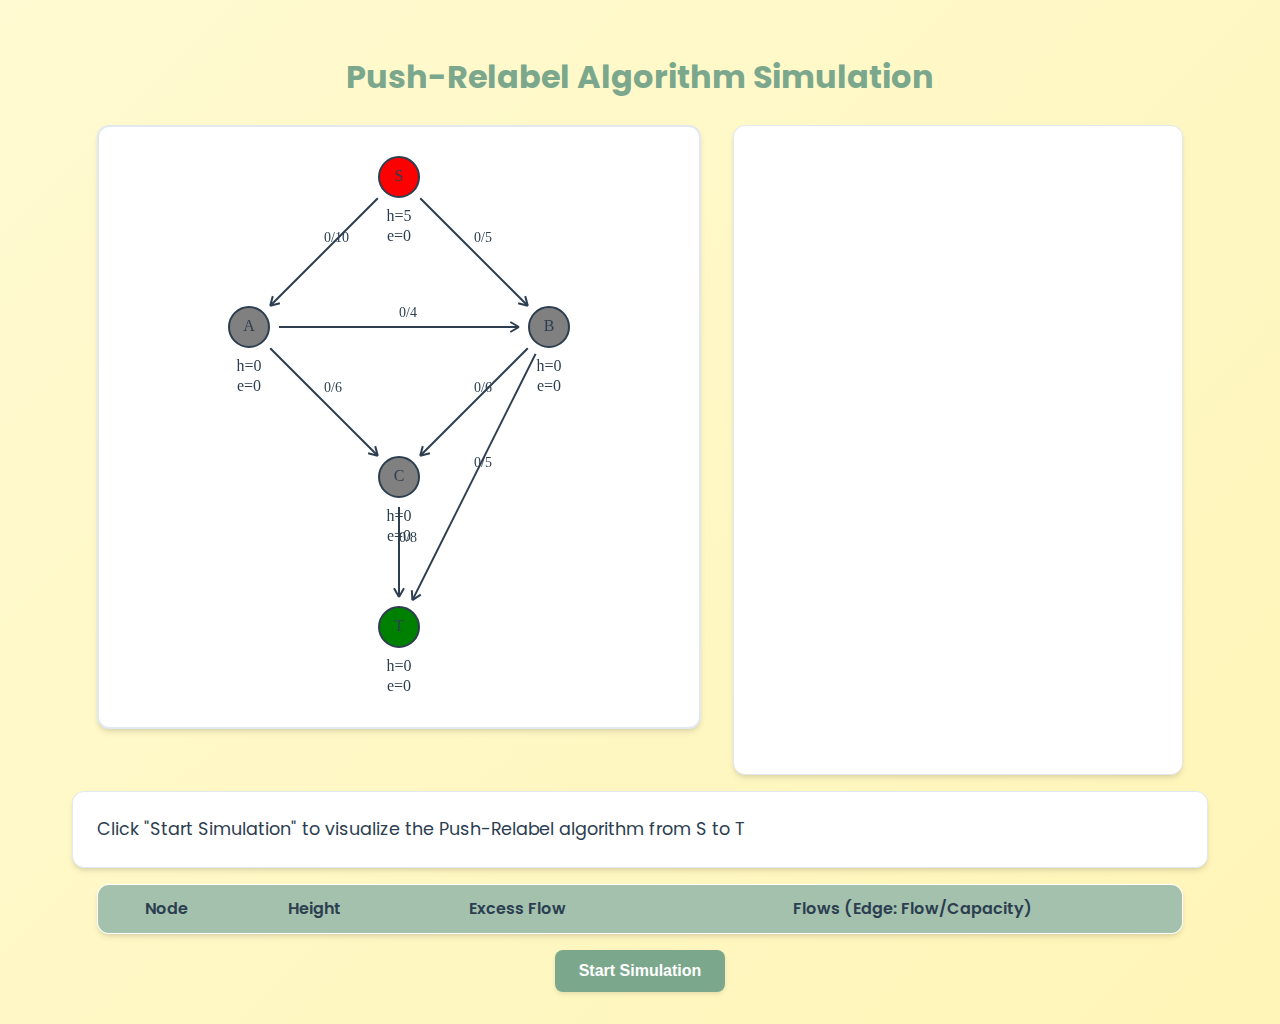
<file: algos/pushrelable.html>
<!DOCTYPE html>
<html lang="en">
<head>
    <meta charset="UTF-8">
    <meta name="viewport" content="width=device-width, initial-scale=1.0">
    <title>Push-Relabel Algorithm Simulation</title>
    <link href="https://fonts.googleapis.com/css2?family=Poppins:wght@400;600&display=swap" rel="stylesheet">
    <style>
        :root {
            --muted-green: #7BA88D;
            --light-green: #A3C1AD;
            --pastel-yellow: #FFF5B8;
            --light-pastel-yellow: #FFFAD1;
            --text-dark: #2C3E50;
            --white: #ffffff;
            --baby-pink: #FFD1DC;
            --light-baby-pink: #FFE4E9;
            --primary-color: var(--muted-green);
            --secondary-color: #6a9278;
            --card-background: var(--white);
            --text-color: var(--text-dark);
            --border-light: #e2e8f0;
            --success-color: #22c55e;
            --highlight-color: var(--pastel-yellow);
            --baby-pink-accent: var(--baby-pink);
        }

        body {
            display: flex;
            flex-direction: row;
            align-items: flex-start;
            font-family: 'Poppins', sans-serif;
            background: linear-gradient(135deg, var(--light-pastel-yellow) 0%, var(--pastel-yellow) 100%);
            margin: 0;
            padding: 2rem;
            color: var(--text-color);
            line-height: 1.5;
        }

        .container {
            display: flex;
            flex-direction: column;
            gap: 2rem;
            max-width: 1400px;
            margin: 0 auto;
            align-items: center;
            justify-content: center;
        }

        .graph-section {
            display: flex;
            flex-direction: row;
            gap: 2rem;
            align-items: flex-start;
            width: 100%;
            max-width: 1200px;
        }

        .container > div:first-child {
            display: flex;
            flex-direction: column;
            align-items: center;
            flex: 1 1 auto;
            min-width: 300px;
        }

        canvas {
            width: 600px;
            height: 600px;
            border: 2px solid var(--border-light);
            background-color: var(--card-background);
            border-radius: 12px;
            box-shadow: 0 4px 6px -1px rgb(0 0 0 / 0.1), 0 2px 4px -2px rgb(0 0 0 / 0.1);
            transition: all 0.3s ease;
        }

        canvas:hover {
            box-shadow: 0 10px 15px -3px rgb(0 0 0 / 0.1), 0 4px 6px -4px rgb(0 0 0 / 0.1);
        }

        #info {
            max-width: 1200px;
            width: 100%;
            text-align: left;
            background-color: var(--card-background);
            padding: 1.5rem;
            border-radius: 12px;
            box-shadow: 0 4px 6px -1px rgb(0 0 0 / 0.1), 0 2px 4px -2px rgb(0 0 0 / 0.1);
            margin-top: 1rem;
            font-size: 1.1rem;
            border: 1px solid var(--border-light);
        }

        #comment-log {
            width: 400px;
            height: 600px;
            overflow-y: auto;
            background-color: var(--card-background);
            padding: 1.5rem;
            border-radius: 12px;
            box-shadow: 0 4px 6px -1px rgb(0 0 0 / 0.1), 0 2px 4px -2px rgb(0 0 0 / 0.1);
            border: 1px solid var(--border-light);
        }

        #comment-log .comment {
            margin: 0.75rem 0;
            font-size: 0.95rem;
            padding: 0.5rem;
            border-radius: 6px;
            transition: background-color 0.2s ease;
        }

        #comment-log .comment:hover {
            background-color: var(--highlight-color);
        }

        #comment-log .highlight {
            background-color: var(--highlight-color);
            font-weight: 600;
            padding: 0.5rem;
            border-radius: 6px;
            border-left: 4px solid var(--muted-green);
        }

        button {
            padding: 0.75rem 1.5rem;
            font-size: 1rem;
            font-weight: 600;
            cursor: pointer;
            background-color: var(--primary-color);
            color: white;
            border: none;
            border-radius: 8px;
            margin-top: 1rem;
            transition: all 0.2s ease;
            box-shadow: 0 2px 4px rgb(0 0 0 / 0.1);
        }

        button:hover {
            background-color: var(--secondary-color);
            transform: translateY(-1px);
            box-shadow: 0 4px 6px rgb(0 0 0 / 0.1);
        }

        button:active {
            transform: translateY(0);
            box-shadow: 0 2px 4px rgb(0 0 0 / 0.1);
        }

        #pushrelabel-table {
            width: 100%;
            max-width: 1200px;
            border-collapse: collapse;
            margin-top: 1rem;
            background-color: var(--card-background);
            border: 1px solid var(--border-light);
            border-radius: 12px;
            overflow: hidden;
            box-shadow: 0 4px 6px -1px rgb(0 0 0 / 0.1), 0 2px 4px -2px rgb(0 0 0 / 0.1);
        }

        #pushrelabel-table th, #pushrelabel-table td {
            padding: 0.75rem;
            text-align: center;
            border-bottom: 1px solid var(--border-light);
        }

        #pushrelabel-table th {
            background-color: var(--light-green);
            color: var(--text-dark);
            font-weight: 600;
        }

        #pushrelabel-table td {
            background-color: var(--card-background);
        }

        #pushrelabel-table tr:hover td {
            background-color: var(--highlight-color);
        }

        #comment-log::-webkit-scrollbar {
            width: 8px;
        }

        #comment-log::-webkit-scrollbar-track {
            background: #f1f1f1;
            border-radius: 4px;
        }

        #comment-log::-webkit-scrollbar-thumb {
            background: #888;
            border-radius: 4px;
        }

        #comment-log::-webkit-scrollbar-thumb:hover {
            background: #555;
        }

        .fade-in {
            animation: fadeIn 0.3s ease-in;
        }

        @keyframes fadeIn {
            from { opacity: 0; transform: translateY(10px); }
            to { opacity: 1; transform: translateY(0); }
        }

        .container h1 {
            color: var(--muted-green);
            text-align: center;
            margin-bottom: 1.5rem;
        }
    </style>
</head>
<body>
    <div class="container">
        <div>
            <h1>Push-Relabel Algorithm Simulation</h1>
            <div class="graph-section">
                <canvas id="graphCanvas"></canvas>
                <div id="comment-log" class="fade-in"></div>
            </div>
            <div id="info" class="fade-in">Click "Start Simulation" to visualize the Push-Relabel algorithm from S to T</div>
            <table id="pushrelabel-table">
                <thead>
                    <tr>
                        <th>Node</th>
                        <th>Height</th>
                        <th>Excess Flow</th>
                        <th>Flows (Edge: Flow/Capacity)</th>
                    </tr>
                </thead>
                <tbody id="pushrelabel-table-body"></tbody>
            </table>
            <button id="startButton">Start Simulation</button>
        </div>
    </div>
    <script>
        const canvas = document.getElementById('graphCanvas');
        const ctx = canvas.getContext('2d');
        const infoDiv = document.getElementById('info');
        const commentLog = document.getElementById('comment-log');
        const tableBody = document.getElementById('pushrelabel-table-body');
        const startButton = document.getElementById('startButton');

        // Canvas dimensions
        canvas.width = 600;
        canvas.height = 600;

        // Graph representation
        const nodes = ['S', 'A', 'B', 'C', 'T'];
        const nodeIndices = Object.fromEntries(nodes.map((node, idx) => [node, idx]));
        const adjacencyList = {
            'S': [{ node: 'A', capacity: 10 }, { node: 'B', capacity: 5 }],
            'A': [{ node: 'B', capacity: 4 }, { node: 'C', capacity: 6 }],
            'B': [{ node: 'C', capacity: 6 }, { node: 'T', capacity: 5 }],
            'C': [{ node: 'T', capacity: 8 }],
            'T': []
        };

        // Reverse adjacency list for incoming edges
        const reverseAdjacencyList = {};
        nodes.forEach(node => reverseAdjacencyList[node] = []);
        Object.keys(adjacencyList).forEach(from => {
            adjacencyList[from].forEach(edge => {
                reverseAdjacencyList[edge.node].push({ node: from, capacity: edge.capacity });
            });
        });

        // Flow network state
        const flows = {};
        nodes.forEach(from => {
            flows[from] = {};
            adjacencyList[from].forEach(edge => {
                flows[from][edge.node] = 0;
            });
        });
        const heights = { 'S': nodes.length, 'A': 0, 'B': 0, 'C': 0, 'T': 0 };
        const excess = { 'S': 0, 'A': 0, 'B': 0, 'C': 0, 'T': 0 };
        let activeNodes = [];
        let highlightedNode = null;
        let highlightedEdge = null;
        let commentIndex = 0;

        // Node positions
        const nodePositions = [
            { x: 300, y: 50 },  // S
            { x: 150, y: 200 }, // A
            { x: 450, y: 200 }, // B
            { x: 300, y: 350 }, // C
            { x: 300, y: 500 }  // T
        ];

        // Append comment to log and highlight current
        function appendComment(comment) {
            const commentDiv = document.createElement('div');
            commentDiv.className = 'comment';
            commentDiv.id = `comment-${commentIndex}`;
            commentDiv.textContent = comment;
            commentLog.appendChild(commentDiv);
            const prevHighlight = document.querySelector('.highlight');
            if (prevHighlight) prevHighlight.classList.remove('highlight');
            commentDiv.classList.add('highlight');
            commentLog.scrollTop = commentLog.scrollHeight;
            commentIndex++;
        }

        // Update table
        function updateTable() {
            tableBody.innerHTML = '';
            nodes.forEach(node => {
                const flowStrings = [];
                if (adjacencyList[node]) {
                    adjacencyList[node].forEach(edge => {
                        flowStrings.push(`${node}→${edge.node}: ${flows[node][edge.node]}/${edge.capacity}`);
                    });
                }
                const row = document.createElement('tr');
                row.innerHTML = `
                    <td>${node}</td>
                    <td>${heights[node]}</td>
                    <td>${excess[node]}</td>
                    <td>${flowStrings.join(', ')}</td>
                `;
                tableBody.appendChild(row);
            });
        }

        // Draw the graph
        function drawGraph() {
            ctx.clearRect(0, 0, canvas.width, canvas.height);

            // Draw edges
            Object.keys(adjacencyList).forEach(from => {
                adjacencyList[from].forEach(edge => {
                    const to = edge.node;
                    const startPos = nodePositions[nodeIndices[from]];
                    const endPos = nodePositions[nodeIndices[to]];
                    const isHighlighted = highlightedEdge && highlightedEdge.from === from && highlightedEdge.to === to;

                    // Draw arrow
                    const angle = Math.atan2(endPos.y - startPos.y, endPos.x - startPos.x);
                    const offset = 30;
                    const startX = startPos.x + offset * Math.cos(angle);
                    const startY = startPos.y + offset * Math.sin(angle);
                    const endX = endPos.x - offset * Math.cos(angle);
                    const endY = endPos.y - offset * Math.sin(angle);

                    ctx.beginPath();
                    ctx.moveTo(startX, startY);
                    ctx.lineTo(endX, endY);
                    ctx.strokeStyle = isHighlighted ? '#FFF5B8' : '#2C3E50';
                    ctx.lineWidth = isHighlighted ? 4 : 2;
                    ctx.stroke();

                    // Draw arrowhead
                    const arrowLength = 10;
                    ctx.beginPath();
                    ctx.moveTo(endX, endY);
                    ctx.lineTo(
                        endX - arrowLength * Math.cos(angle - Math.PI / 6),
                        endY - arrowLength * Math.sin(angle - Math.PI / 6)
                    );
                    ctx.moveTo(endX, endY);
                    ctx.lineTo(
                        endX - arrowLength * Math.cos(angle + Math.PI / 6),
                        endY - arrowLength * Math.sin(angle + Math.PI / 6)
                    );
                    ctx.stroke();

                    // Draw flow/capacity
                    const midX = (startX + endX) / 2;
                    const midY = (startY + endY) / 2;
                    ctx.fillStyle = isHighlighted ? '#FFF5B8' : '#2C3E50';
                    ctx.font = '14px Poppins';
                    ctx.fillText(`${flows[from][to]}/${edge.capacity}`, midX, midY - 10);
                });
            });

            // Draw nodes
            nodes.forEach((node, idx) => {
                const pos = nodePositions[idx];
                const isSource = node === 'S';
                const isSink = node === 'T';
                const hasExcess = excess[node] > 0 && node !== 'S' && node !== 'T';
                const isHighlighted = node === highlightedNode;
                const fillColor = isHighlighted ? '#FFF5B8' : (isSource ? '#FF0000' : isSink ? '#008000' : hasExcess ? '#A3C1AD' : '#808080');

                ctx.beginPath();
                ctx.arc(pos.x, pos.y, 20, 0, 2 * Math.PI);
                ctx.fillStyle = fillColor;
                ctx.fill();
                ctx.strokeStyle = '#2C3E50';
                ctx.lineWidth = 2;
                ctx.stroke();

                ctx.fillStyle = '#2C3E50';
                ctx.font = '16px Poppins';
                ctx.textAlign = 'center';
                ctx.textBaseline = 'middle';
                ctx.fillText(node, pos.x, pos.y);
                ctx.fillText(`h=${heights[node]}`, pos.x, pos.y + 40);
                ctx.fillText(`e=${excess[node]}`, pos.x, pos.y + 60);
            });
        }

        // Push operation
        function push(from, to) {
            const edge = adjacencyList[from].find(e => e.node === to);
            const reverseEdge = reverseAdjacencyList[from].find(e => e.node === to);
            const residualCapacity = edge ? (edge.capacity - flows[from][to]) : flows[to][from];
            const delta = Math.min(excess[from], residualCapacity);
            if (delta <= 0) return false;

            if (edge) {
                flows[from][to] += delta;
            } else {
                flows[to][from] -= delta;
            }
            excess[from] -= delta;
            excess[to] += delta;
            appendComment(`Pushing ${delta} units from ${from} to ${to}. Excess[${from}]=${excess[from]}, Excess[${to}]=${excess[to]}`);
            return true;
        }

        // Relabel operation
        function relabel(node) {
            let minHeight = Infinity;
            adjacencyList[node].forEach(edge => {
                const to = edge.node;
                const residualCapacity = edge.capacity - flows[node][to];
                if (residualCapacity > 0) {
                    minHeight = Math.min(minHeight, heights[to]);
                }
            });
            reverseAdjacencyList[node].forEach(edge => {
                const to = edge.node;
                if (flows[to][node] > 0) {
                    minHeight = Math.min(minHeight, heights[to]);
                }
            });
            if (minHeight === Infinity) return false;

            heights[node] = minHeight + 1;
            appendComment(`Relabeling ${node}. New height[${node}]=${heights[node]}`);
            return true;
        }

        // Push-relabel algorithm simulation
        async function pushRelabelSimulation() {
            // Initialize preflow
            excess['S'] = Infinity;
            adjacencyList['S'].forEach(async edge => {
                const to = edge.node;
                flows['S'][to] = edge.capacity;
                excess[to] += edge.capacity;
                excess['S'] -= edge.capacity;
                appendComment(`Initializing: Push ${edge.capacity} units from S to ${to}`);
                highlightedNode = 'S';
                highlightedEdge = { from: 'S', to };
                drawGraph();
                updateTable();
                await new Promise(resolve => setTimeout(resolve, 1500));
            });
            activeNodes = nodes.filter(node => excess[node] > 0 && node !== 'S' && node !== 'T');

            while (activeNodes.length > 0) {
                const node = activeNodes[0];
                highlightedNode = node;

                // Try to push
                let pushed = false;
                for (let edge of adjacencyList[node]) {
                    const to = edge.node;
                    if (heights[node] > heights[to] && edge.capacity - flows[node][to] > 0) {
                        highlightedEdge = { from: node, to };
                        pushed = push(node, to);
                        drawGraph();
                        updateTable();
                        await new Promise(resolve => setTimeout(resolve, 1500));
                        break;
                    }
                }
                if (!pushed) {
                    for (let edge of reverseAdjacencyList[node]) {
                        const to = edge.node;
                        if (heights[node] > heights[to] && flows[to][node] > 0) {
                            highlightedEdge = { from: to, to: node };
                            pushed = push(node, to);
                            drawGraph();
                            updateTable();
                            await new Promise(resolve => setTimeout(resolve, 1500));
                            break;
                        }
                    }
                }

                // If no push, relabel
                if (!pushed) {
                    const relabeled = relabel(node);
                    if (!relabeled) {
                        activeNodes = activeNodes.filter(n => n !== node);
                        appendComment(`No valid push or relabel for ${node}. Removing from active nodes.`);
                    }
                    drawGraph();
                    updateTable();
                    await new Promise(resolve => setTimeout(resolve, 1500));
                }

                activeNodes = nodes.filter(node => excess[node] > 0 && node !== 'S' && node !== 'T');
                highlightedNode = null;
                highlightedEdge = null;
            }

            const maxFlow = excess['T'];
            appendComment(`Simulation completed. Maximum flow: ${maxFlow}`);
            infoDiv.textContent = `Push-Relabel simulation completed. Maximum flow from S to T: ${maxFlow}`;
            drawGraph();
            updateTable();
        }

        // Start simulation
        async function startSimulation() {
            // Reset state
            nodes.forEach(from => {
                flows[from] = {};
                adjacencyList[from].forEach(edge => {
                    flows[from][edge.node] = 0;
                });
            });
            Object.assign(heights, { 'S': nodes.length, 'A': 0, 'B': 0, 'C': 0, 'T': 0 });
            Object.assign(excess, { 'S': 0, 'A': 0, 'B': 0, 'C': 0, 'T': 0 });
            activeNodes = [];
            highlightedNode = null;
            highlightedEdge = null;
            commentIndex = 0;
            tableBody.innerHTML = '';
            commentLog.innerHTML = '';
            appendComment('Starting Push-Relabel simulation from S to T');
            drawGraph();
            updateTable();
            await new Promise(resolve => setTimeout(resolve, 1500));
            await pushRelabelSimulation();
        }

        // Explicitly attach to window object for inline onclick (optional with addEventListener)
        window.startSimulation = startSimulation;

        // Add event listener to the button
        startButton.addEventListener('click', startSimulation);

        // Initial draw
        drawGraph();
    </script>
</body>
</html>
</file>
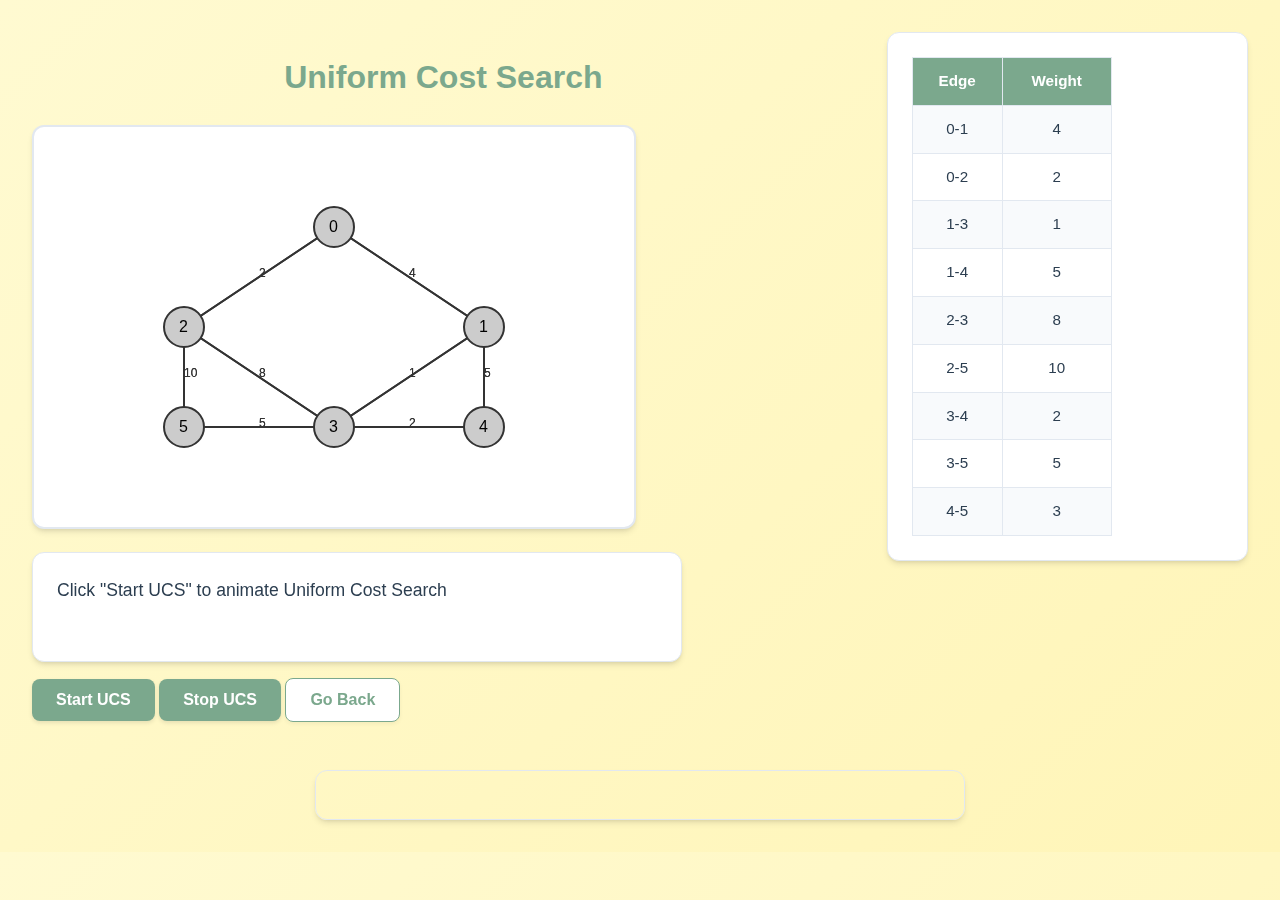
<file: algos/UCS.html>
<!DOCTYPE html>
<html lang="en">
<head>
    <meta charset="UTF-8">
    <meta name="viewport" content="width=device-width, initial-scale=1.0">
    <title>Uniform Cost Search Animation with Comment Log</title>
    <style>
        :root {
            --muted-green: #7BA88D;
            --light-green: #A3C1AD;
            --pastel-yellow: #FFF5B8;
            --light-pastel-yellow: #FFFAD1;
            --text-dark: #2C3E50;
            --white: #ffffff;
            --baby-pink: #FFD1DC;
            --light-baby-pink: #FFE4E9;
            --primary-color: var(--muted-green);
            --secondary-color: #6a9278; /* Darker muted green */
            --card-background: var(--white);
            --text-color: var(--text-dark);
            --border-light: #e2e8f0;
            --success-color: #22c55e;
            --highlight-color: var(--pastel-yellow);
            --baby-pink-accent: var(--baby-pink); /* Add a specific variable for baby pink accent */
        }

        body {
            display: flex;
            flex-direction: row;
            align-items: flex-start;
            font-family: 'Poppins', sans-serif;
            background: linear-gradient(135deg, var(--light-pastel-yellow) 0%, var(--pastel-yellow) 100%);
            margin: 0;
            padding: 2rem;
            color: var(--text-color);
            line-height: 1.5;
        }

        .container {
            display: flex;
            flex-direction: row;
            gap: 2rem;
            max-width: 1400px;
            margin: 0 auto;
            flex-wrap: wrap; /* Allow items to wrap on smaller screens */
            justify-content: center; /* Center items when they wrap */
        }

        .container > div:first-child {
            flex: 2 1 600px; /* Allow canvas container to grow/shrink, with a basis of 600px */
            min-width: 300px;
            order: 1;
        }

        canvas {
            border: 2px solid var(--border-light);
            background-color: var(--card-background);
            border-radius: 12px;
            box-shadow: 0 4px 6px -1px rgb(0 0 0 / 0.1), 0 2px 4px -2px rgb(0 0 0 / 0.1);
            transition: all 0.3s ease;
            flex: 1 1 200px;
            min-width: 150px;
        }

        canvas:hover {
            box-shadow: 0 10px 15px -3px rgb(0 0 0 / 0.1), 0 4px 6px -4px rgb(0 0 0 / 0.1);
        }

        #info {
            max-width: 600px;
            text-align: left;
            background-color: var(--card-background);
            padding: 1.5rem;
            border-radius: 12px;
            box-shadow: 0 4px 6px -1px rgb(0 0 0 / 0.1), 0 2px 4px -2px rgb(0 0 0 / 0.1);
            min-height: 60px;
            margin-top: 1rem;
            font-size: 1.1rem;
            border: 1px solid var(--border-light);
        }

        #comment-log {
            max-width: 600px;
            max-height: 300px;
            overflow-y: auto;
            background-color: var(--card-background);
            padding: 1.5rem;
            border-radius: 12px;
            box-shadow: 0 4px 6px -1px rgb(0 0 0 / 0.1), 0 2px 4px -2px rgb(0 0 0 / 0.1);
            margin-top: 1rem;
            border: 1px solid var(--border-light);
            flex: 1 1 400px;
            min-width: 250px;
            order: 3;
            background-color: rgba(var(--baby-pink-accent), 0.1); /* Add a subtle background to visualize the div */
        }

        #comment-log .comment {
            margin: 0.75rem 0;
            font-size: 0.95rem;
            padding: 0.5rem;
            border-radius: 6px;
            transition: background-color 0.2s ease;
        }

        #comment-log .comment:hover {
            background-color: var(--highlight-color);
        }

        #comment-log .highlight {
            background-color: var(--highlight-color);
            font-weight: 600;
            padding: 0.5rem;
            border-radius: 6px;
            border-left: 4px solid var(--muted-green);
        }

        #weight-table {
            background-color: var(--card-background);
            padding: 1.5rem;
            border-radius: 12px;
            box-shadow: 0 4px 6px -1px rgb(0 0 0 / 0.1), 0 2px 4px -2px rgb(0 0 0 / 0.1);
            border: 1px solid var(--border-light);
            height: fit-content;
            flex: 1 1 200px; /* Allow weight table to grow/shrink, with a basis of 200px */
            min-width: 150px;
            order: 2;
        }

        #weight-table table {
            border-collapse: collapse;
            width: 200px;
            font-size: 0.95rem;
        }

        #weight-table th, #weight-table td {
            border: 1px solid var(--border-light);
            padding: 0.75rem;
            text-align: center;
        }

        #weight-table th {
            background-color: var(--primary-color);
            color: white;
            font-weight: 600;
        }

        #weight-table tr:nth-child(even) {
            background-color: #f8fafc;
        }

        #weight-table tr:hover {
            background-color: var(--highlight-color);
        }

        button {
            padding: 0.75rem 1.5rem;
            font-size: 1rem;
            font-weight: 600;
            cursor: pointer;
            background-color: var(--primary-color);
            color: white;
            border: none;
            border-radius: 8px;
            margin-top: 1rem;
            transition: all 0.2s ease;
            box-shadow: 0 2px 4px rgb(0 0 0 / 0.1);
        }

        button:hover {
            background-color: var(--secondary-color);
            transform: translateY(-1px);
            box-shadow: 0 4px 6px rgb(0 0 0 / 0.1);
        }

        button:active {
            transform: translateY(0);
            box-shadow: 0 2px 4px rgb(0 0 0 / 0.1);
        }

        /* Go Back Button Styles */
        button[onclick="goBack()"] {
            background-color: var(--card-background); /* Use card background for a lighter look */
            color: var(--muted-green); /* Use muted green for text color */
            border: 1px solid var(--muted-green); /* Add a border matching the text */
            box-shadow: 0 2px 4px rgba(0, 0, 0, 0.05);
        }

        button[onclick="goBack()"]:hover {
            background-color: var(--light-baby-pink); /* Hint of pink on hover */
            border-color: var(--secondary-color); /* Darker border on hover */
            transform: translateY(-1px);
            box-shadow: 0 4px 6px rgba(0, 0, 0, 0.1);
        }

        button[onclick="goBack()"]:active {
            transform: translateY(0);
            box-shadow: 0 2px 4px rgba(0, 0, 0, 0.1);
        }

        /* Custom scrollbar */
        #comment-log::-webkit-scrollbar {
            width: 8px;
        }

        #comment-log::-webkit-scrollbar-track {
            background: #f1f1f1;
            border-radius: 4px;
        }

        #comment-log::-webkit-scrollbar-thumb {
            background: #888;
            border-radius: 4px;
        }

        #comment-log::-webkit-scrollbar-thumb:hover {
            background: #555;
        }

        /* Animation classes */
        .fade-in {
            animation: fadeIn 0.3s ease-in;
        }

        @keyframes fadeIn {
            from { opacity: 0; transform: translateY(10px); }
            to { opacity: 1; transform: translateY(0); }
        }

        .container h1 {
            color: var(--muted-green);
            text-align: center; /* Center the heading */
            margin-bottom: 1.5rem;
        }
    </style>
</head>
<body>
    <div class="container">
        <div>
            <h1>Uniform Cost Search</h1>
            <canvas id="graphCanvas" width="600" height="400"></canvas>
            <div id="info">Click "Start UCS" to animate Uniform Cost Search</div>
            
            <button onclick="startUCS()">Start UCS</button>
            <button onclick="stopUCS()">Stop UCS</button>
            <button onclick="goBack()">Go Back</button>
        </div>
        <div id="weight-table">
            <table>
                <tr><th>Edge</th><th>Weight</th></tr>
                <tr><td>0-1</td><td>4</td></tr>
                <tr><td>0-2</td><td>2</td></tr>
                <tr><td>1-3</td><td>1</td></tr>
                <tr><td>1-4</td><td>5</td></tr>
                <tr><td>2-3</td><td>8</td></tr>
                <tr><td>2-5</td><td>10</td></tr>
                <tr><td>3-4</td><td>2</td></tr>
                <tr><td>3-5</td><td>5</td></tr>
                <tr><td>4-5</td><td>3</td></tr>
            </table>
        </div>
        <div id="comment-log"></div>
    </div>
    <script>
        const canvas = document.getElementById('graphCanvas');
        const ctx = canvas.getContext('2d');
        const infoDiv = document.getElementById('info');
        const commentLog = document.getElementById('comment-log');

        let isStopping = false; // Flag to control stopping

        // Graph representation: adjacency list with weights
        const graph = {
            0: [{ node: 1, cost: 4 }, { node: 2, cost: 2 }],
            1: [{ node: 0, cost: 4 }, { node: 3, cost: 1 }, { node: 4, cost: 5 }],
            2: [{ node: 0, cost: 2 }, { node: 3, cost: 8 }, { node: 5, cost: 10 }],
            3: [{ node: 1, cost: 1 }, { node: 2, cost: 8 }, { node: 4, cost: 2 }, { node: 5, cost: 5 }],
            4: [{ node: 1, cost: 5 }, { node: 3, cost: 2 }, { node: 5, cost: 3 }],
            5: [{ node: 2, cost: 10 }, { node: 3, cost: 5 }, { node: 4, cost: 3 }]
        };

        // Node positions (circular layout)
        const nodes = [
            { x: 300, y: 100 }, // Node 0
            { x: 450, y: 200 }, // Node 1
            { x: 150, y: 200 }, // Node 2
            { x: 300, y: 300 }, // Node 3
            { x: 450, y: 300 }, // Node 4
            { x: 150, y: 300 }  // Node 5
        ];

        // Animation states
        let priorityQueue = [];
        let visited = new Set();
        let distances = {};
        let parents = {};
        let currentNode = null;
        let path = [];
        let commentIndex = 0;

        // Append comment to log and highlight current
        function appendComment(comment) {
            const commentDiv = document.createElement('div');
            commentDiv.className = 'comment';
            commentDiv.id = `comment-${commentIndex}`;
            commentDiv.textContent = comment;
            commentLog.appendChild(commentDiv);
            // Remove previous highlight
            const prevHighlight = document.querySelector('.highlight');
            if (prevHighlight) prevHighlight.classList.remove('highlight');
            // Highlight current comment
            commentDiv.classList.add('highlight');
            commentLog.scrollTop = commentLog.scrollHeight; // Auto-scroll to bottom
            commentIndex++;
        }

        // Draw graph
        function drawGraph() {
            ctx.clearRect(0, 0, canvas.width, canvas.height);
            // Draw edges
            for (let node in graph) {
                graph[node].forEach(edge => {
                    ctx.beginPath();
                    ctx.moveTo(nodes[node].x, nodes[node].y);
                    ctx.lineTo(nodes[edge.node].x, nodes[edge.node].y);
                    ctx.strokeStyle = path.includes(node + '-' + edge.node) || path.includes(edge.node + '-' + node) ? 'red' : '#333';
                    ctx.lineWidth = 2;
                    ctx.stroke();
                    // Draw edge weight
                    const midX = (nodes[node].x + nodes[edge.node].x) / 2;
                    const midY = (nodes[node].y + nodes[edge.node].y) / 2;
                    ctx.fillStyle = '#333';
                    ctx.font = '12px Arial';
                    ctx.fillText(edge.cost, midX, midY);
                });
            }
            // Draw nodes
            nodes.forEach((pos, i) => {
                ctx.beginPath();
                ctx.arc(pos.x, pos.y, 20, 0, 2 * Math.PI);
                ctx.fillStyle = visited.has(i) ? 'green' : (currentNode === i ? 'blue' : '#ccc');
                ctx.fill();
                ctx.strokeStyle = '#333';
                ctx.stroke();
                ctx.fillStyle = '#000';
                ctx.font = '16px Arial';
                ctx.fillText(i, pos.x - 5, pos.y + 5);
                if (distances[i] !== undefined) {
                    ctx.fillText(distances[i].toFixed(1), pos.x - 10, pos.y - 25);
                }
            });
        }

        // Priority Queue for UCS
        class PriorityQueue {
            constructor() {
                this.values = [];
            }
            enqueue(node, cost) {
                this.values.push({ node, cost });
                this.sort();
            }
            dequeue() {
                return this.values.shift();
            }
            sort() {
                this.values.sort((a, b) => a.cost - b.cost);
            }
        }

        // Uniform Cost Search with animation and comments
        async function uniformCostSearch(start, goal) {
            if (isStopping) {
                infoDiv.textContent = 'UCS stopped by user.';
                appendComment('UCS stopped by user.');
                isStopping = false; // Reset flag
                return;
            }
            priorityQueue = new PriorityQueue();
            priorityQueue.enqueue(start, 0);
            distances[start] = 0;
            parents[start] = null;
            visited.clear();
            commentLog.innerHTML = ''; // Clear previous comments
            commentIndex = 0;
            const initialComment = `Starting UCS from node ${start}. Initialized priority queue with node ${start} (cost 0).`;
            infoDiv.textContent = initialComment;
            appendComment(initialComment);

            await new Promise(resolve => setTimeout(resolve, 1000));
            drawGraph();

            while (priorityQueue.values.length > 0) {
                let { node, cost } = priorityQueue.dequeue();
                currentNode = node;
                if (isStopping) {
                    infoDiv.textContent = 'UCS stopped by user.';
                    appendComment('UCS stopped by user.');
                    isStopping = false; // Reset flag
                    drawGraph(); // Redraw graph in current state
                    return;
                }
                const dequeueComment = `Dequeued node ${node} with cost ${cost.toFixed(1)}. Exploring neighbors...`;
                infoDiv.textContent = dequeueComment;
                appendComment(dequeueComment);
                drawGraph();
                await new Promise(resolve => setTimeout(resolve, 1000));

                if (node === goal) {
                    // Reconstruct path
                    path = [];
                    let current = node;
                    while (current !== null) {
                        let parent = parents[current];
                        if (parent !== null) {
                            path.push(parent + '-' + current);
                        }
                        current = parent;
                    }
                    const goalComment = `Goal ${goal} reached! Shortest path cost: ${distances[goal].toFixed(1)}. Path: ${path.join(', ')}`;
                    infoDiv.textContent = goalComment;
                    appendComment(goalComment);
                    drawGraph();
                    await new Promise(resolve => setTimeout(resolve, 1000));
                    return;
                }

                if (!visited.has(node)) {
                    visited.add(node);
                    const visitedComment = `Marked node ${node} as visited (green). Checking neighbors: ${graph[node].map(e => e.node).join(', ')}`;
                    infoDiv.textContent = visitedComment;
                    appendComment(visitedComment);
                    drawGraph();
                    await new Promise(resolve => setTimeout(resolve, 1000));

                    for (let edge of graph[node]) {
                        let newCost = distances[node] + edge.cost;
                        if (!(edge.node in distances) || newCost < distances[edge.node]) {
                            distances[edge.node] = newCost;
                            parents[edge.node] = node;
                            priorityQueue.enqueue(edge.node, newCost);
                            const updateComment = `Updated distance to node ${edge.node} to ${newCost.toFixed(1)}. Added to priority queue. Queue: ${priorityQueue.values.map(v => `Node ${v.node} (cost ${v.cost.toFixed(1)})`).join(', ')}`;
                            infoDiv.textContent = updateComment;
                            appendComment(updateComment);
                            drawGraph();
                            await new Promise(resolve => setTimeout(resolve, 1000));
                        } else {
                            const skipComment = `Checked node ${edge.node}. Current distance ${distances[edge.node].toFixed(1)} <= new cost ${newCost.toFixed(1)}. No update needed.`;
                            infoDiv.textContent = skipComment;
                            appendComment(skipComment);
                            drawGraph();
                            await new Promise(resolve => setTimeout(resolve, 1000));
                        }
                    }
                } else {
                    const alreadyVisitedComment = `Node ${node} already visited. Skipping.`;
                    infoDiv.textContent = alreadyVisitedComment;
                    appendComment(alreadyVisitedComment);
                    drawGraph();
                    await new Promise(resolve => setTimeout(resolve, 1000));
                }
            }
            if (isStopping) {
                infoDiv.textContent = 'UCS stopped by user.';
                appendComment('UCS stopped by user.');
                isStopping = false; // Reset flag
                drawGraph(); // Redraw graph in current state
                return;
            }
            const notReachableComment = `Goal ${goal} not reachable.`;
            infoDiv.textContent = notReachableComment;
            appendComment(notReachableComment);
            drawGraph();
        }

        // Start UCS animation
        function startUCS() {
            isStopping = false; // Reset stop flag
            priorityQueue = [];
            visited.clear();
            distances = {};
            parents = {};
            path = [];
            currentNode = null;
            uniformCostSearch(0, 5); // Start at node 0, goal at node 5
        }

        // Stop UCS animation
        function stopUCS() {
            isStopping = true;
            infoDiv.textContent = 'Stopping UCS...';
            appendComment('Stop button pressed. Stopping UCS...');
        }

        // Go Back function
        function goBack() {
            window.history.back();
        }

        // Initial draw
        drawGraph();
    </script>
</body>
</html>
</file>
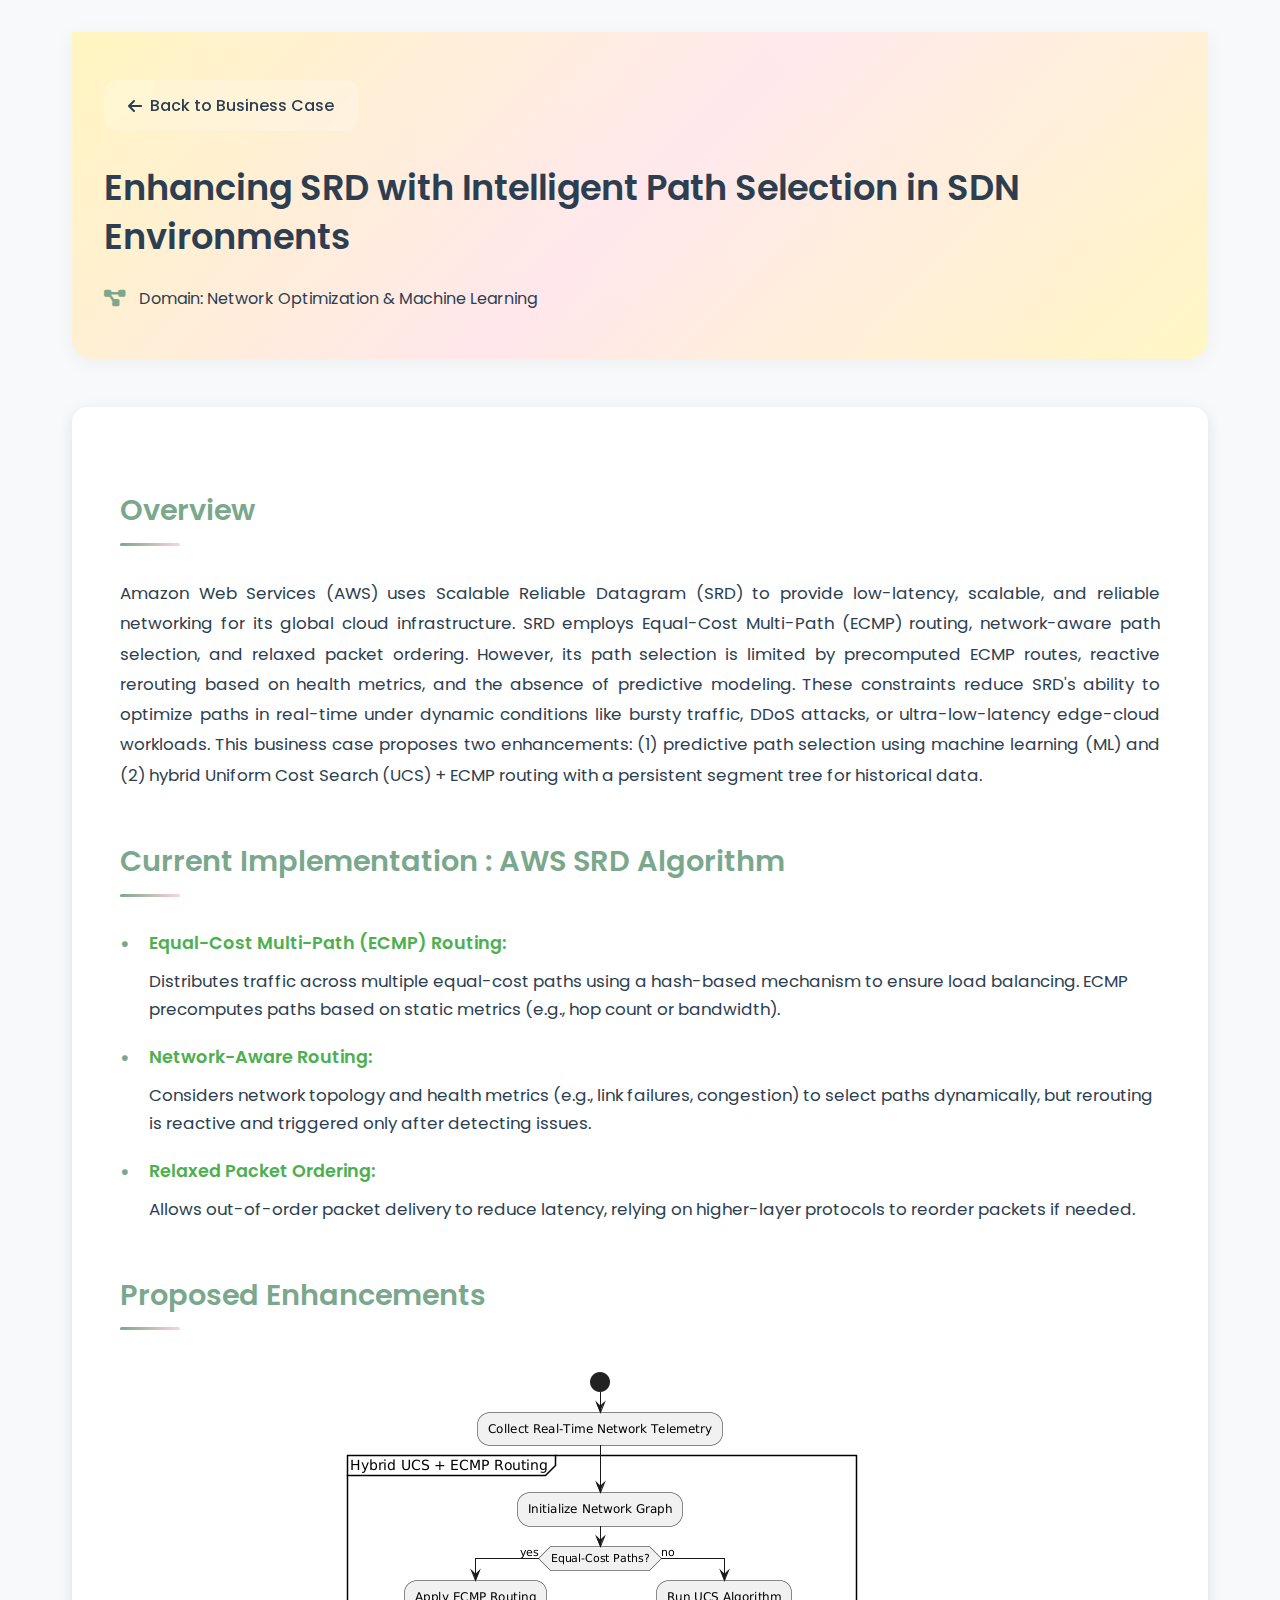
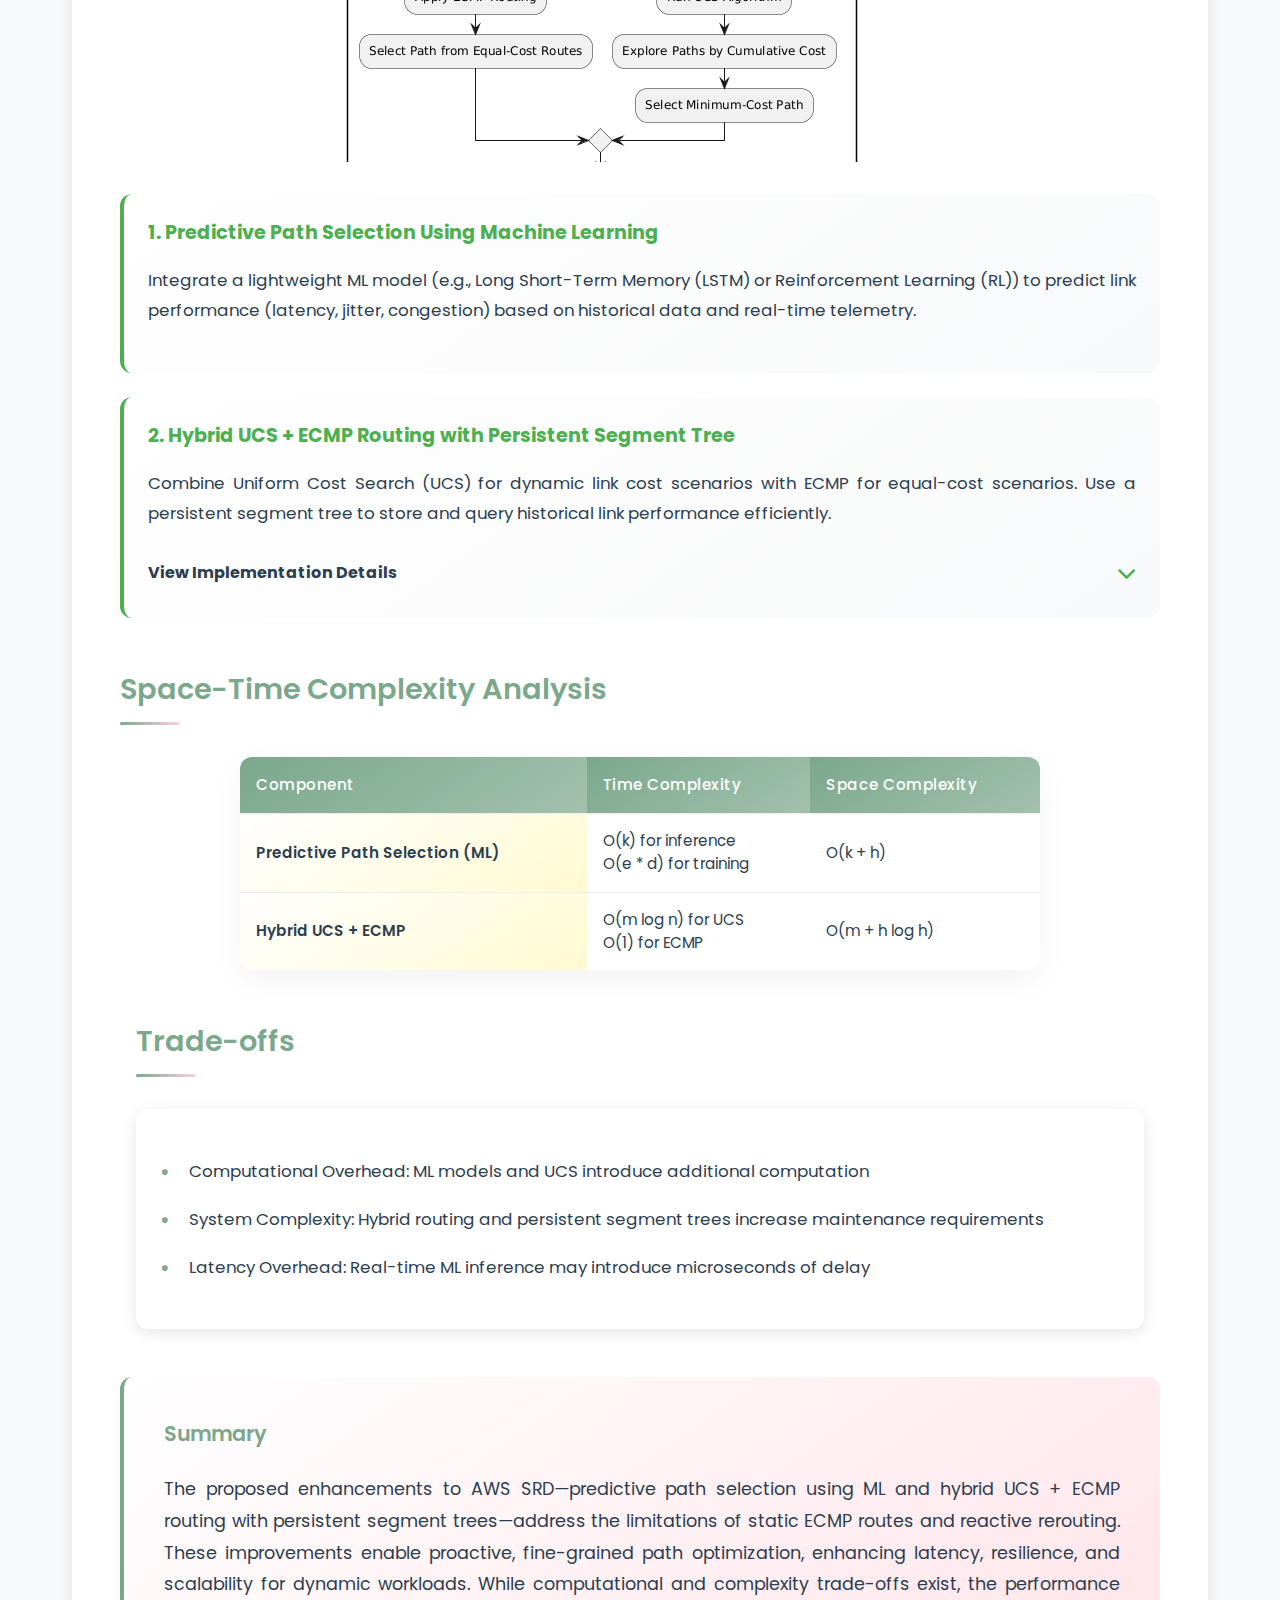
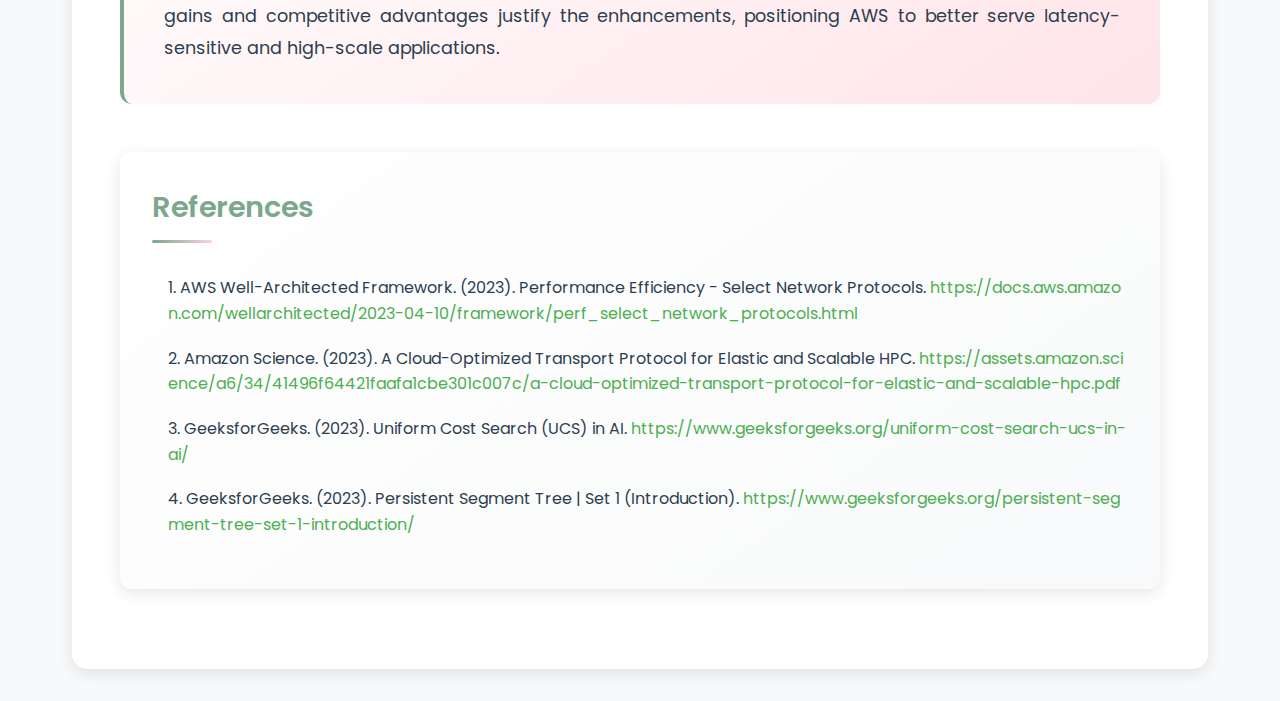
<file: bussCase/case1.html>
<!DOCTYPE html>
<html lang="en">
<head>
    <meta charset="UTF-8">
    <meta name="viewport" content="width=device-width, initial-scale=1.0">
    <title>Enhancing SRD with Intelligent Path Selection - Business Case Analysis</title>
    <link rel="stylesheet" href="BCstyle.css">
    <link href="https://fonts.googleapis.com/css2?family=Poppins:wght@300;400;500;600;700&display=swap" rel="stylesheet">
    <link rel="stylesheet" href="https://cdnjs.cloudflare.com/ajax/libs/font-awesome/6.5.1/css/all.min.css">
</head>
<body>
    <div class="case-analysis-container">
        <header class="case-header">
            <nav class="back-nav">
                <a href="../index.html#srd1-business-case" class="back-button">
                    <i class="fas fa-arrow-left"></i>
                    Back to Business Case
                </a>
                
            </nav>
            <h1>Enhancing SRD with Intelligent Path Selection in SDN Environments</h1>
            <div class="case-meta">
                <!-- <span class="meta-item">
                    <i class="fas fa-code"></i>
                    Role: Algorithmic Programming Engineer
                </span> -->
                <span class="meta-item">
                    <i class="fas fa-project-diagram"></i>
                    Domain: Network Optimization & Machine Learning
                </span>
            </div>
        </header>

        <main class="case-content">
            <section class="section">
                <h2 class="section-title">Overview</h2>
                <p class="content-text">
                    Amazon Web Services (AWS) uses Scalable Reliable Datagram (SRD) to provide low-latency, scalable, and reliable networking for its global cloud infrastructure. SRD employs Equal-Cost Multi-Path (ECMP) routing, network-aware path selection, and relaxed packet ordering. However, its path selection is limited by precomputed ECMP routes, reactive rerouting based on health metrics, and the absence of predictive modeling. These constraints reduce SRD's ability to optimize paths in real-time under dynamic conditions like bursty traffic, DDoS attacks, or ultra-low-latency edge-cloud workloads. This business case proposes two enhancements: (1) predictive path selection using machine learning (ML) and (2) hybrid Uniform Cost Search (UCS) + ECMP routing with a persistent segment tree for historical data.
                </p>
                <!-- <div class="highlight-box">
                    <h3>Challenge</h3>
                    <p>These constraints reduce SRD's ability to optimize paths in real-time under dynamic conditions like bursty traffic, DDoS attacks, or ultra-low-latency edge-cloud workloads.</p>
                </div> -->
            </section>

            <section class="section">
                <h2 class="section-title">Current Implementation : AWS SRD Algorithm</h2>
                <ul class="content-list">
                    <li>
                        <strong>Equal-Cost Multi-Path (ECMP) Routing:</strong> Distributes traffic across multiple equal-cost paths using a hash-based mechanism to ensure load balancing. ECMP precomputes paths based on static metrics (e.g., hop count or bandwidth).
                    </li>
                    <li>
                        <strong>Network-Aware Routing:</strong> Considers network topology and health metrics (e.g., link failures, congestion) to select paths dynamically, but rerouting is reactive and triggered only after detecting issues.
                    </li>
                    <li>
                        <strong>Relaxed Packet Ordering:</strong> Allows out-of-order packet delivery to reduce latency, relying on higher-layer protocols to reorder packets if needed.
                    </li>
                </ul>
            </section>

            <section class="section">
                <h2 class="section-title">Proposed Enhancements</h2>
                <div style="text-align: center; margin-top: 1rem;">
                    <!-- <h3>Flowchart</h3> -->
                    <div style="max-height: 400px; overflow-y: auto; border: 1px solid var(--border-light); border-radius: 8px; display: inline-block;">
                        <img src="../image/flow1.png" alt="Hybrid UCS + ECMP Routing Flow" style="max-width: 300%; height: auto; display: block;">
                    </div>
                </div>
                <div class="enhancement-block">
                    <h3>1. Predictive Path Selection Using Machine Learning</h3>
                    <p class="content-text">
                        Integrate a lightweight ML model (e.g., Long Short-Term Memory (LSTM) or Reinforcement Learning (RL)) to predict link performance (latency, jitter, congestion) based on historical data and real-time telemetry.
                    </p>
                </div>

                <div class="enhancement-block">
                    <h3>2. Hybrid UCS + ECMP Routing with Persistent Segment Tree</h3>
                    <p class="content-text">
                        Combine Uniform Cost Search (UCS) for dynamic link cost scenarios with ECMP for equal-cost scenarios. Use a persistent segment tree to store and query historical link performance efficiently.
                    </p>
                    
                    <div class="enhancement-header" onclick="toggleDetails(this)">
                        <h4>View Implementation Details</h4>
                        <i class="fas fa-chevron-down dropdown-icon"></i>
                    </div>
                    <div class="enhancement-content">
                        <div class="implementation-part with-image">
                            <div class="implementation-text">
                                <p class="implementation-description">
                                    <h3>Uniform Cost Search (UCS)</h3>
                                    This implementation uses Uniform Cost Search (UCS) which is a graph traversal algorithm that explores paths in order of their cumulative cost, ensuring the least-cost path is always expanded first. It guarantees optimality when all costs are non-negative. this scenario uses UCS for dynamic link cost scenarios with Equal-Cost Multi-Path (ECMP) routing for equal-cost scenarios.
                                </p>
                                <p class="assumptions-text">
                                    <strong>Assumptions:</strong> The network is bidirectional with positive link costs. Nodes are uniquely identified. UCS finds minimum-cost paths, ECMP handles equal-cost routes, and cached paths improve performance in repeated routing scenarios.
                                </p>
                                <button class="view-code-btn" onclick="viewCode('ucs-ecmp')">
                                    <i class="fas fa-code"></i>
                                    View Code
                                </button>
                                <a href="../../algos/UCS.html" class="watch-simulation-btn">
                                    <i class="fas fa-play-circle"></i>
                                    Watch Simulation
                                </a>
                            </div>
                            <div class="implementation-image">
                                <img src="../image/UCS.png" alt="UCS Algorithm Steps" />
                            </div>
                        </div>

                        <div class="implementation-part with-image">
                            <div class="implementation-text">
                                <p class="implementation-description">
                                    <h3>Persistent Segment Tree</h3>
                                    Use persistent segment tree for historical data management : This implementation uses a Persistent Segment Tree, a data structure that allows versioned updates and queries on historical data over time without overwriting previous states. Each update creates a new version of the tree, enabling efficient access to past values.
                                </p>
                                <p class="assumptions-text">
                                    <strong>Assumptions:</strong> The time domain is bounded and discrete. Link costs are numeric and positive. Edge updates are timestamped and stored in sorted order. Queries retrieve average link costs within time intervals using immutable tree versions.
                                </p>
                                <button class="view-code-btn" onclick="viewCode('persistent-segment-tree')">
                                    <i class="fas fa-code"></i>
                                    View Code
                                </button>
                                <a href="../../algos/Psegment.html" class="watch-simulation-btn">
                                    <i class="fas fa-play-circle"></i>
                                    Watch Simulation
                                </a>
                            </div>
                            <div class="implementation-image">
                                <img src="../image/persistent.png" alt="Persistent Segment Tree Structure" />
                            </div>
                        </div>
                    </div>
                </div>
            </section>

            <section class="section">
                <h2 class="section-title">Space-Time Complexity Analysis</h2>
                
                <div class="complexity-table-container">
                    <table class="complexity-table">
                        <thead>
                            <tr>
                                <th>Component</th>
                                <th>Time Complexity</th>
                                <th>Space Complexity</th>
                            </tr>
                        </thead>
                        <tbody>
                            <tr>
                                <td class="component-cell">Predictive Path Selection (ML)</td>
                                <td>O(k) for inference<br>O(e * d) for training</td>
                                <td>O(k + h)</td>
                            </tr>
                            <tr>
                                <td class="component-cell">Hybrid UCS + ECMP</td>
                                <td>O(m log n) for UCS<br>O(1) for ECMP</td>
                                <td>O(m + h log h)</td>
                            </tr>
                        </tbody>
                    </table>
                </div>

                <section class="section">
                    <h2 class="section-title">Trade-offs</h2>
    
                    <div class="trade-off-block">
                        <!-- <h3>Trade-offs</h3> -->
                        <ul class="content-list">
                            <li>Computational Overhead: ML models and UCS introduce additional computation</li>
                            <li>System Complexity: Hybrid routing and persistent segment trees increase maintenance requirements</li>
                            <li>Latency Overhead: Real-time ML inference may introduce microseconds of delay</li>
                        </ul>
                    </div>
                </section>

                <div class="complexity-summary">
                    <h3>Summary</h3>
                    <p class="summary-text">
                        The proposed enhancements to AWS SRD—predictive path selection using ML and hybrid UCS + ECMP routing with persistent segment trees—address the limitations of static ECMP routes and reactive rerouting. These improvements enable proactive, fine-grained path optimization, enhancing latency, resilience, and scalability for dynamic workloads. While computational and complexity trade-offs exist, the performance gains and competitive advantages justify the enhancements, positioning AWS to better serve latency-sensitive and high-scale applications.
                    </p>
                </div>

                <div class="citations-section">
                    <h2 class="section-title">References</h2>
                    <ol class="citations-list">
                        <li>AWS Well-Architected Framework. (2023). Performance Efficiency - Select Network Protocols. <a href="https://docs.aws.amazon.com/wellarchitected/2023-04-10/framework/perf_select_network_protocols.html" target="_blank">https://docs.aws.amazon.com/wellarchitected/2023-04-10/framework/perf_select_network_protocols.html</a></li>
                        <li>Amazon Science. (2023). A Cloud-Optimized Transport Protocol for Elastic and Scalable HPC. <a href="https://assets.amazon.science/a6/34/41496f64421faafa1cbe301c007c/a-cloud-optimized-transport-protocol-for-elastic-and-scalable-hpc.pdf" target="_blank">https://assets.amazon.science/a6/34/41496f64421faafa1cbe301c007c/a-cloud-optimized-transport-protocol-for-elastic-and-scalable-hpc.pdf</a></li>
                        <li>GeeksforGeeks. (2023). Uniform Cost Search (UCS) in AI. <a href="https://www.geeksforgeeks.org/uniform-cost-search-ucs-in-ai/" target="_blank">https://www.geeksforgeeks.org/uniform-cost-search-ucs-in-ai/</a></li>
                        <li>GeeksforGeeks. (2023). Persistent Segment Tree | Set 1 (Introduction). <a href="https://www.geeksforgeeks.org/persistent-segment-tree-set-1-introduction/" target="_blank">https://www.geeksforgeeks.org/persistent-segment-tree-set-1-introduction/</a></li>
                    </ol>
                </div>
            </section>
        </main>
    </div>

    <div id="codeModal" class="code-modal">
        <div class="code-modal-content">
            <div class="code-modal-header">
                <h3 id="modalTitle">Code Implementation</h3>
                <button class="close-modal" onclick="closeCodeModal()">&times;</button>
            </div>
            <div class="code-modal-body">
                <pre><code class="python" id="modalCode"></code></pre>
            </div>
        </div>
    </div>

    <script>
    function toggleDetails(element) {
        const content = element.nextElementSibling;
        const icon = element.querySelector('.dropdown-icon');
        
        content.classList.toggle('show');
        icon.classList.toggle('rotate');
    }

    function scrollToCase() {
        // Wait for the page to load
        window.addEventListener('load', function() {
            // Get the case card element
            const caseCard = document.querySelector('.case-card:first-child');
            if (caseCard) {
                // Smooth scroll to the case card
                caseCard.scrollIntoView({ behavior: 'smooth', block: 'center' });
            }
        });
    }

    const codeImplementations = {
        'ucs-ecmp': {
            title: 'UCS with ECMP Fallback for Routing',
            code: `import heapq
from collections import defaultdict

# Data Structure for Network Graph
class Graph:
    def __init__(self):
        self.graph = defaultdict(list)
    
    def add_edge(self, u, v, cost):
        self.graph[u].append((v, cost))
        self.graph[v].append((u, cost))
    
    def get_neighbors(self, node):
        return self.graph[node]

# Hybrid UCS + ECMP Router
class HybridRouter:
    def __init__(self, graph):
        self.graph = graph
        self.ecmp_cache = defaultdict(list)
    
    def ucs(self, start, end):
        pq = [(0, start, [start])]
        visited = set()
        min_cost = float('inf')
        best_path = []
        
        while pq:
            cost, node, path = heapq.heappop(pq)
            if node in visited:
                continue
            visited.add(node)
            
            if node == end:
                if cost < min_cost:
                    min_cost = cost
                    best_path = path
                continue
            
            for neighbor, edge_cost in self.graph.get_neighbors(node):
                if neighbor not in visited:
                    total_cost = cost + edge_cost
                    heapq.heappush(pq, (total_cost, neighbor, path + [neighbor]))
        
        return best_path, min_cost
    
    def ecmp(self, start, end):
        if (start, end) in self.ecmp_cache:
            return self.ecmp_cache[(start, end)]
        
        queue = [(start, [start], 0)]
        paths = []
        min_cost = float('inf')
        visited = set()
        
        while queue:
            node, path, cost = queue.pop(0)
            if node in visited and cost > min_cost:
                continue
            visited.add(node)
            
            if node == end:
                if cost < min_cost:
                    min_cost = cost
                    paths = [path]
                elif cost == min_cost:
                    paths.append(path)
                continue
            
            for neighbor, edge_cost in self.graph.get_neighbors(node):
                if neighbor not in visited or cost + edge_cost <= min_cost:
                    queue.append((neighbor, path + [neighbor], cost + edge_cost))
        
        self.ecmp_cache[(start, end)] = paths
        return paths
    
    def hybrid_route(self, start, end, cost_threshold=0.1):
        paths = self.ecmp(start, end)
        costs = []
        for path in paths:
            path_cost = 0
            for i in range(len(path) - 1):
                u, v = path[i], path[i + 1]
                for neighbor, cost in self.graph.get_neighbors(u):
                    if neighbor == v:
                        path_cost += cost
                        break
            costs.append(path_cost)
        
        if max(costs) - min(costs) < cost_threshold:
            return paths, min(costs)
        
        best_path, min_cost = self.ucs(start, end)
        return [best_path], min_cost

# Example Usage
def main():
    g = Graph()
    g.add_edge(1, 2, 10)
    g.add_edge(1, 3, 5)
    g.add_edge(2, 4, 5)
    g.add_edge(3, 4, 5)
    g.add_edge(3, 5, 15)
    g.add_edge(4, 5, 10)
    
    router = HybridRouter(g)
    paths, cost = router.hybrid_route(1, 5)
    print(f"Hybrid paths from 1 to 5: {paths}, Cost: {cost}")

if __name__ == "__main__":
    main()`
        },
        'segment-tree': {
            title: 'Persistent Segment Tree Implementation',
            code: `from collections import defaultdict

# Persistent Segment Tree Node
class SegmentTreeNode:
    def __init__(self, start, end, value=0):
        self.start = start
        self.end = end
        self.value = value
        self.left = None
        self.right = None

# Persistent Segment Tree
class PersistentSegmentTree:
    def __init__(self, max_time):
        self.max_time = max_time
        self.roots = []
    
    def build(self, start, end):
        if start == end:
            return SegmentTreeNode(start, end, 0)
        mid = (start + end) // 2
        node = SegmentTreeNode(start, end)
        node.left = self.build(start, mid)
        node.right = self.build(mid + 1, end)
        return node
    
    def update(self, prev_root, time, value):
        new_root = self._update(prev_root, time, value, 0, self.max_time)
        self.roots.append(new_root)
        return new_root
    
    def _update(self, node, time, value, start, end):
        new_node = SegmentTreeNode(start, end, node.value)
        if start == end:
            new_node.value = value
            return new_node
        mid = (start + end) // 2
        new_node.left = node.left
        new_node.right = node.right
        if time <= mid:
            new_node.left = self._update(node.left, time, value, start, mid)
        else:
            new_node.right = self._update(node.right, time, value, mid + 1, end)
        new_node.value = (new_node.left.value + new_node.right.value) / 2
        return new_node
    
    def query(self, root, start, end, query_start, query_end):
        if root is None or query_start > root.end or query_end < root.start:
            return 0
        if query_start <= root.start and query_end >= root.end:
            return root.value
        return (self.query(root.left, start, end, query_start, query_end) +
                self.query(root.right, start, end, query_start, query_end)) / 2

# Historical Data Manager
class LinkHistoryManager:
    def __init__(self, max_time=1000):
        self.segment_tree = PersistentSegmentTree(max_time)
        self.root = self.segment_tree.build(0, max_time)
        self.link_history = defaultdict(list)
    
    def update_link_cost(self, u, v, cost, timestamp):
        edge = tuple(sorted([u, v]))
        self.link_history[edge].append((timestamp, cost))
        self.root = self.segment_tree.update(self.root, timestamp, cost)
    
    def query_historical_cost(self, u, v, time_start, time_end):
        edge = tuple(sorted([u, v]))
        return self.segment_tree.query(self.root, 0, self.segment_tree.max_time, time_start, time_end)

# Example Usage
def main():
    manager = LinkHistoryManager()
    manager.update_link_cost(1, 3, 6, 1)
    manager.update_link_cost(1, 3, 7, 2)
    
    historical_cost = manager.query_historical_cost(1, 3, 0, 2)
    print(f"Historical cost for edge (1, 3): {historical_cost}")

if __name__ == "__main__":
    main()`
        }
    };

    function viewCode(implementationType) {
        const modal = document.getElementById('codeModal');
        const modalTitle = document.getElementById('modalTitle');
        const modalCode = document.getElementById('modalCode');
        
        if (codeImplementations[implementationType]) {
            modalTitle.textContent = codeImplementations[implementationType].title;
            modalCode.textContent = codeImplementations[implementationType].code;
            modal.style.display = 'block';
        }
    }

    function closeCodeModal() {
        const modal = document.getElementById('codeModal');
        modal.style.display = 'none';
    }

    // Close modal when clicking outside
    window.onclick = function(event) {
        const modal = document.getElementById('codeModal');
        if (event.target === modal) {
            modal.style.display = 'none';
        }
    }
    </script>
</body>
</html>
</file>
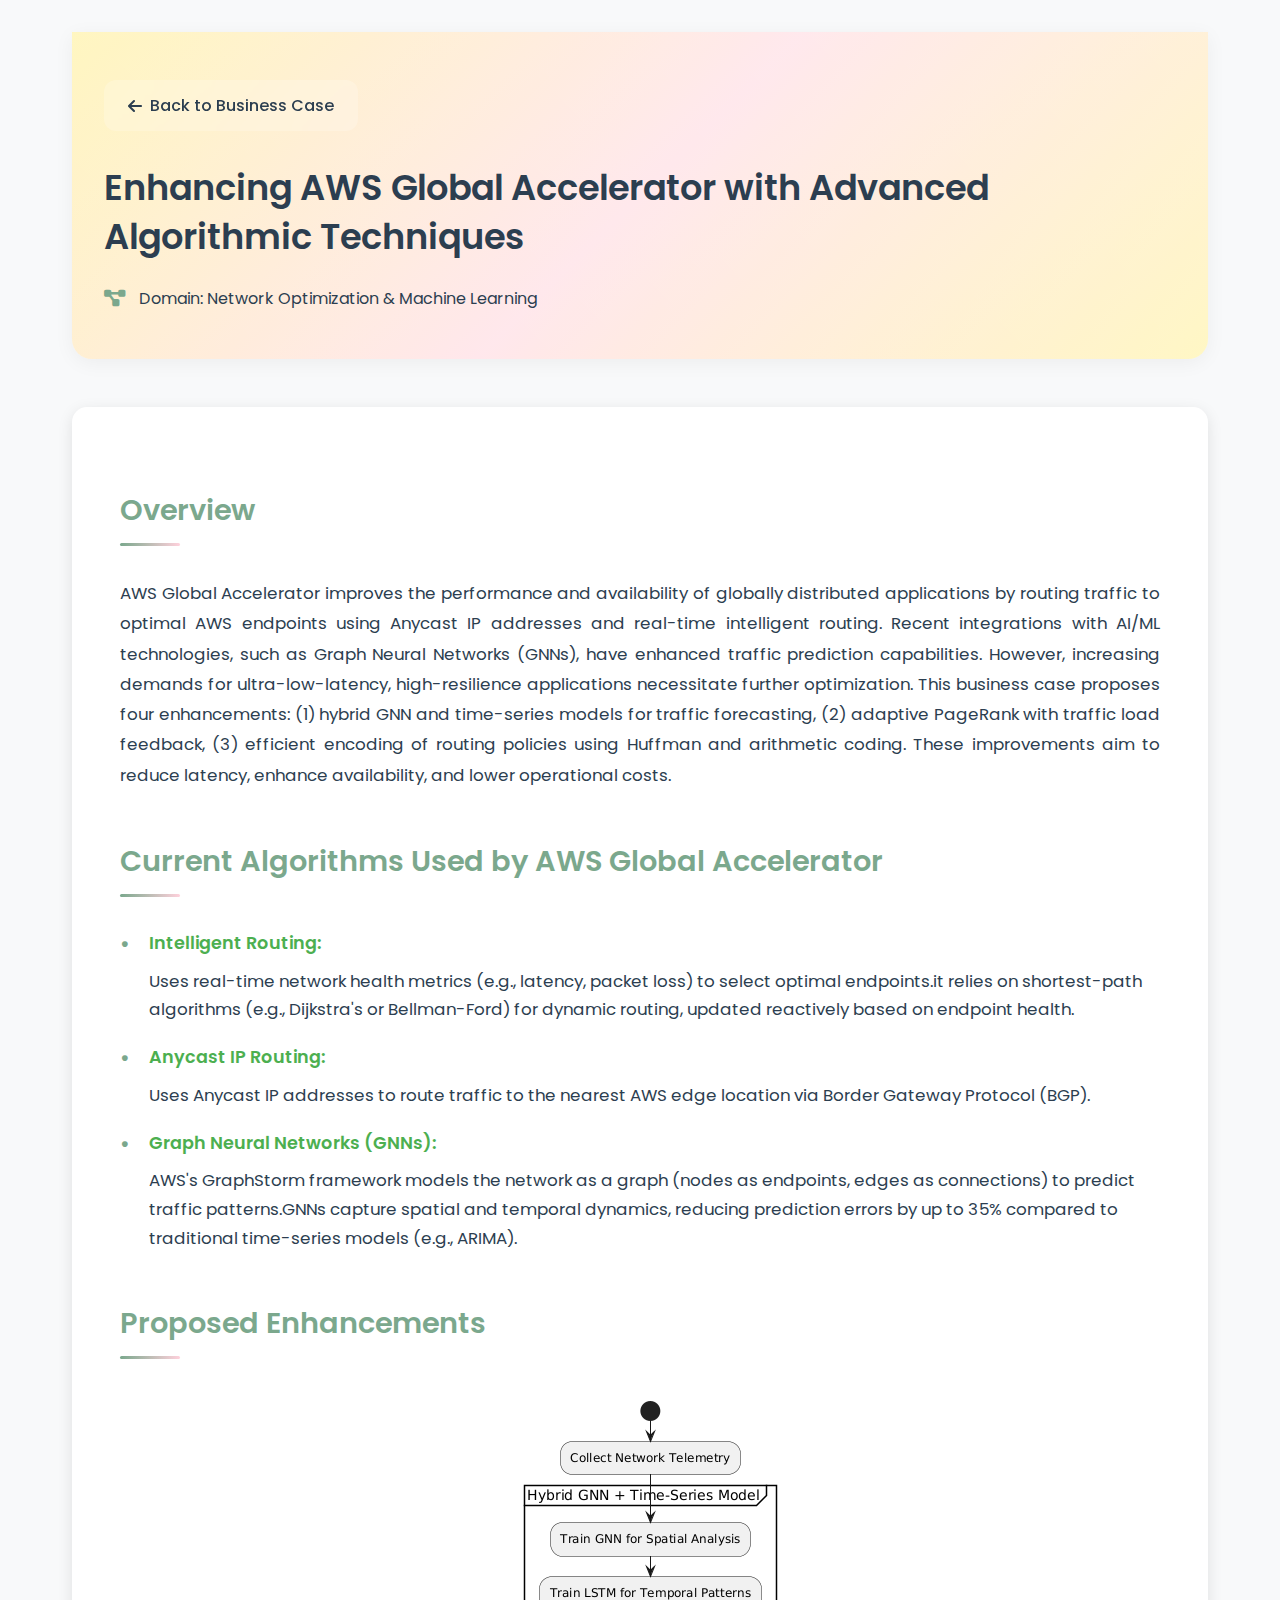
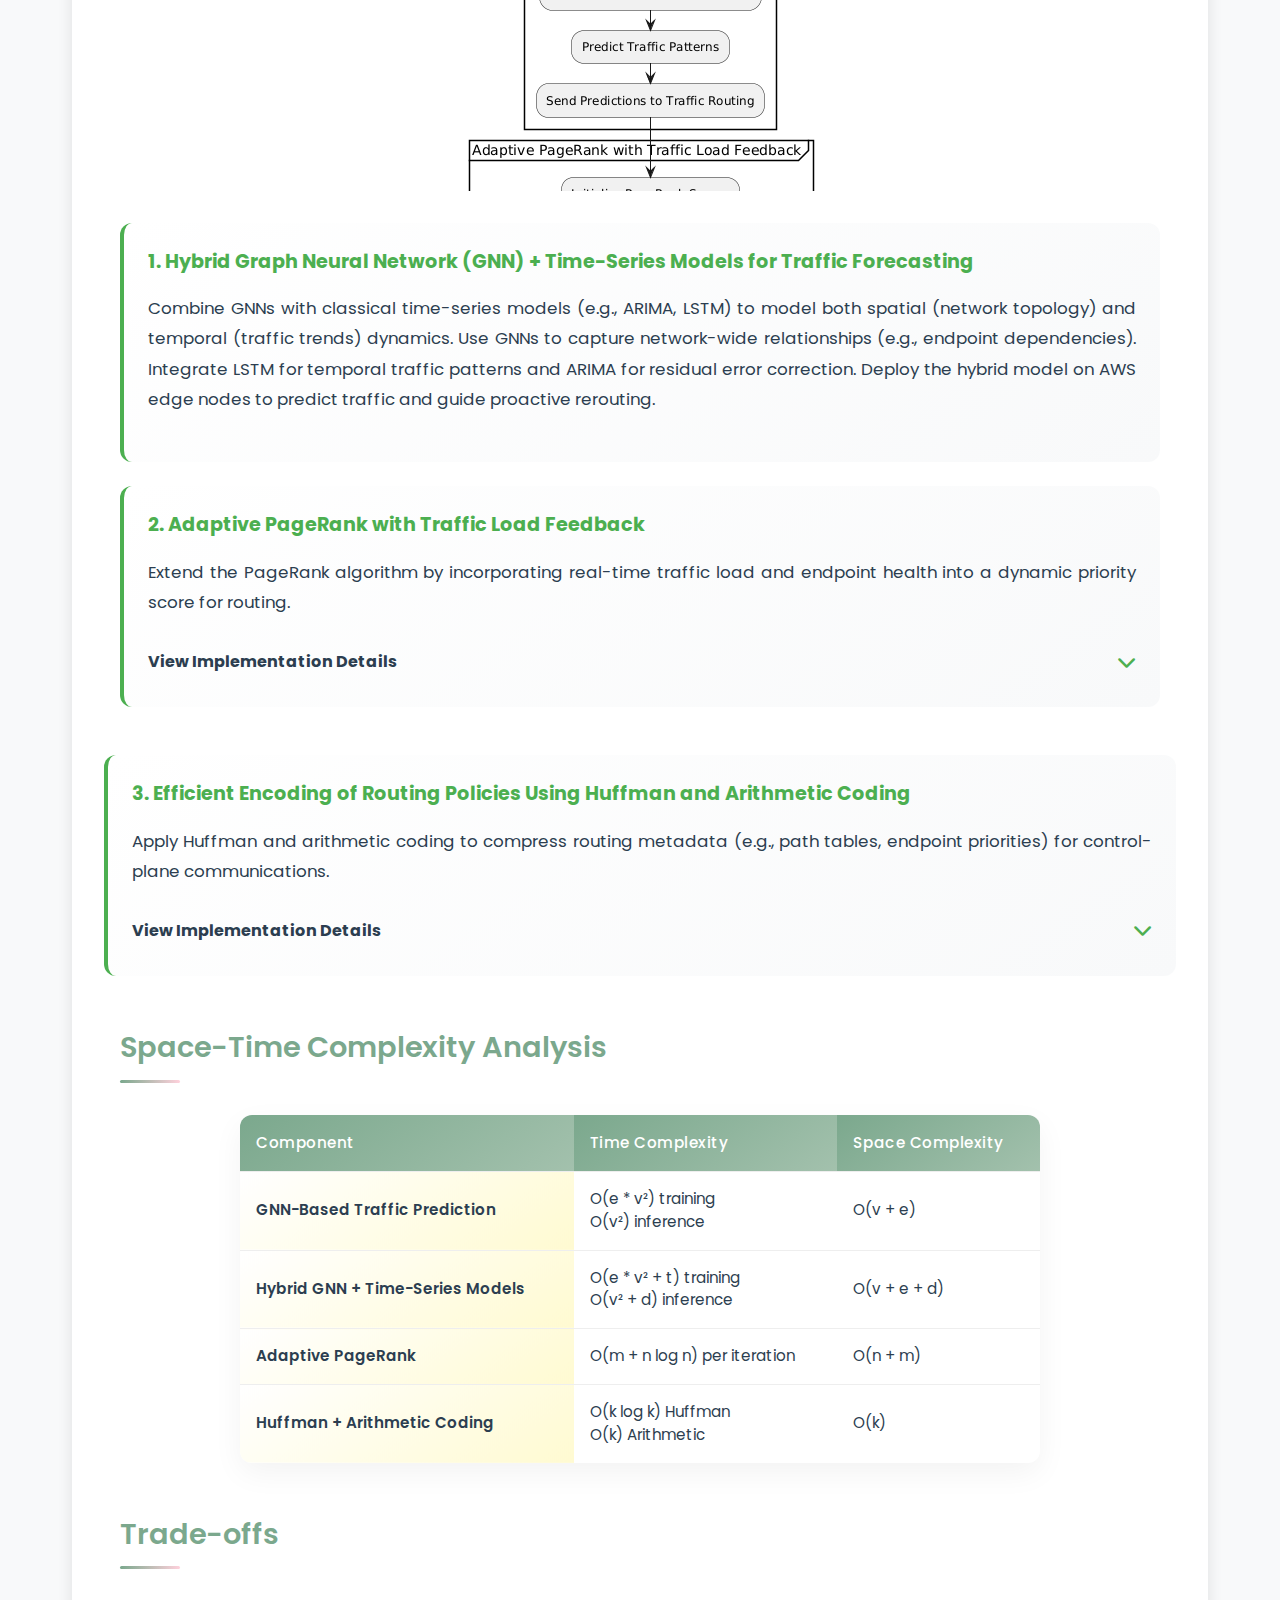
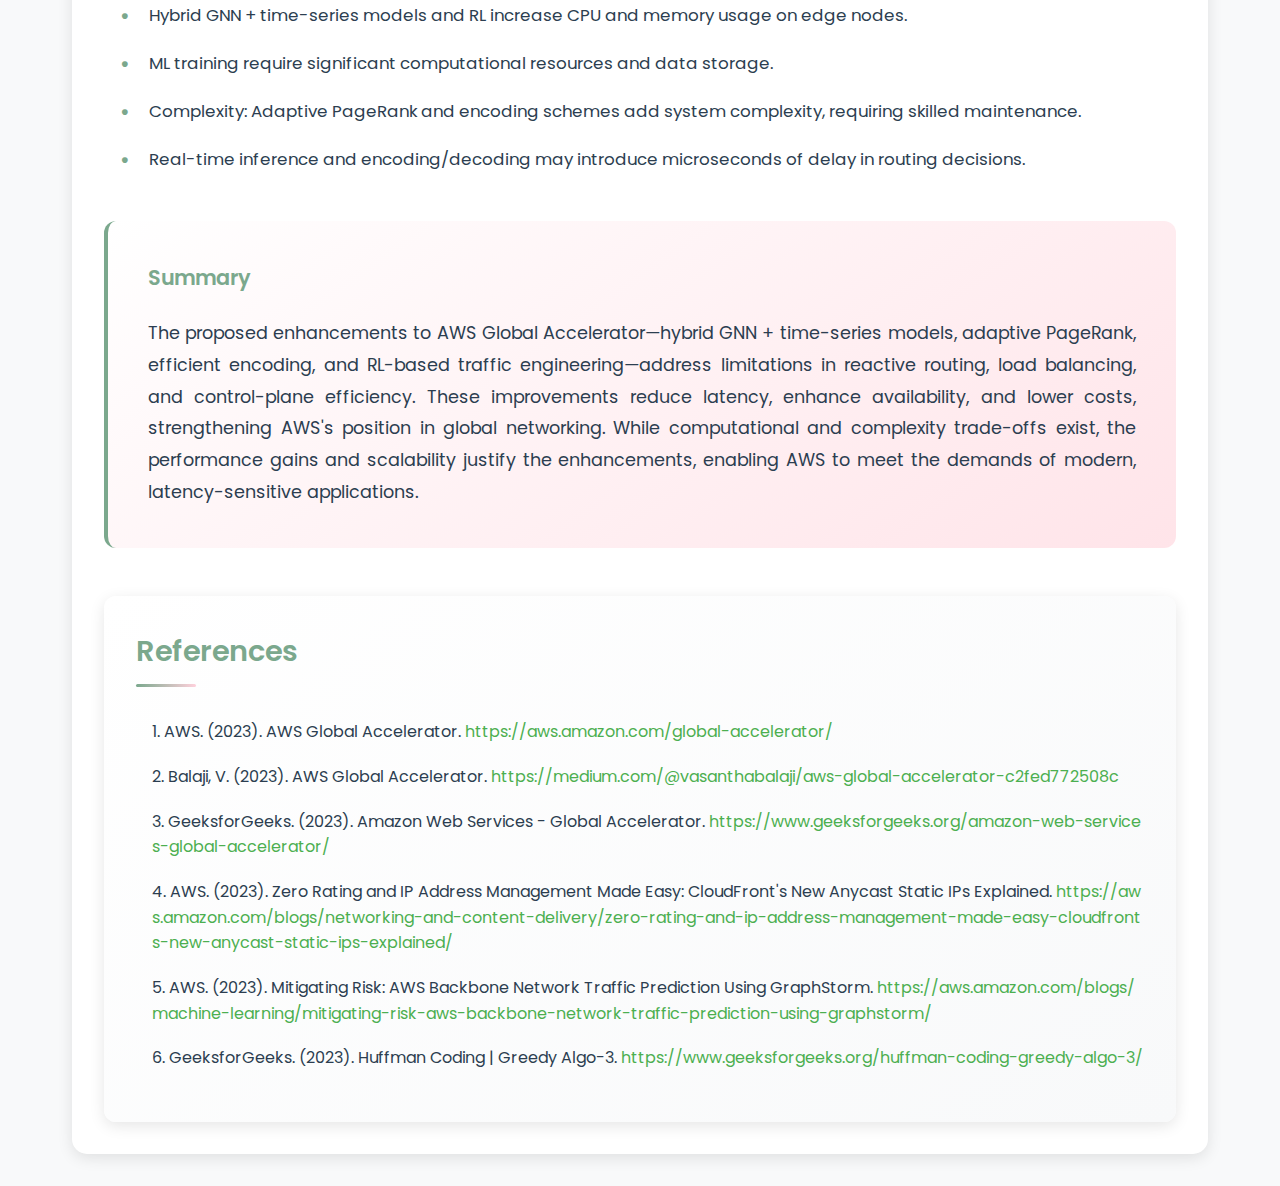
<file: bussCase/case2.html>
<!DOCTYPE html>
<html lang="en">
<head>
    <meta charset="UTF-8">
    <meta name="viewport" content="width=device-width, initial-scale=1.0">
    <title>Enhancing SRD with Intelligent Path Selection - Business Case Analysis</title>
    <link rel="stylesheet" href="BCstyle.css">
    <link href="https://fonts.googleapis.com/css2?family=Poppins:wght@300;400;500;600;700&display=swap" rel="stylesheet">
    <link rel="stylesheet" href="https://cdnjs.cloudflare.com/ajax/libs/font-awesome/6.5.1/css/all.min.css">
</head>
<body>
    <div class="case-analysis-container">
        <header class="case-header">
            <nav class="back-nav">
                <a href="../index.html#srd2-business-case" class="back-button">
                    <i class="fas fa-arrow-left"></i>
                    Back to Business Case
                </a>
                
            </nav>
            <h1>Enhancing AWS Global Accelerator with Advanced Algorithmic Techniques</h1>
            <div class="case-meta">
                <!-- <span class="meta-item">
                    <i class="fas fa-code"></i>
                    Role: Algorithmic Programming Engineer
                </span> -->
                <span class="meta-item">
                    <i class="fas fa-project-diagram"></i>
                    Domain: Network Optimization & Machine Learning
                </span>
            </div>
        </header>

        <main class="case-content">
            <section class="section">
                <h2 class="section-title">Overview</h2>
                <p class="content-text">
                    AWS Global Accelerator improves the performance and availability of globally distributed applications by routing traffic to optimal AWS endpoints using Anycast IP addresses and real-time intelligent routing. Recent integrations with AI/ML technologies, such as Graph Neural Networks (GNNs), have enhanced traffic prediction capabilities. However, increasing demands for ultra-low-latency, high-resilience applications necessitate further optimization. This business case proposes four enhancements: (1) hybrid GNN and time-series models for traffic forecasting, (2) adaptive PageRank with traffic load feedback, (3) efficient encoding of routing policies using Huffman and arithmetic coding. These improvements aim to reduce latency, enhance availability, and lower operational costs.
                </p>
            </section>

            <section class="section">
                <h2 class="section-title">Current Algorithms Used by AWS Global Accelerator</h2>
                <ul class="content-list">
                    <li>
                        <strong>Intelligent Routing:</strong>
                        <ul>
                            Uses real-time network health metrics (e.g., latency, packet loss) to select optimal endpoints.it relies on shortest-path algorithms (e.g., Dijkstra's or Bellman-Ford) for dynamic routing, updated reactively based on endpoint health.</li>
                        </ul>
                    </li>
                    <li>
                        <strong>Anycast IP Routing:</strong>
                        <ul>
                            Uses Anycast IP addresses to route traffic to the nearest AWS edge location via Border Gateway Protocol (BGP).
                        </ul>
                    </li>
                    <li>
                        <strong>Graph Neural Networks (GNNs):</strong>
                        <ul>
                            AWS's GraphStorm framework models the network as a graph (nodes as endpoints, edges as connections) to predict traffic patterns.GNNs capture spatial and temporal dynamics, reducing prediction errors by up to 35% compared to traditional time-series models (e.g., ARIMA).
                        </ul>
                    </li>
                </ul>
            </section>

            <section class="section">
                <h2 class="section-title">Proposed Enhancements</h2>
                <div style="text-align: center; margin-top: 1rem;">
                    <!-- <h3>Flowchart</h3> -->
                    <div style="max-height: 400px; overflow-y: auto; border: 1px solid var(--border-light); border-radius: 8px; display: inline-block;">
                        <img src="../image/flow2.png" alt="flowchart" style="max-width: 300%; height: auto; display: block;">
                    </div>
                </div>
                <div class="enhancement-block">
                    <h3>1. Hybrid Graph Neural Network (GNN) + Time-Series Models for Traffic Forecasting</h3>
                    <p class="content-text">
                         Combine GNNs with classical time-series models (e.g., ARIMA, LSTM) to model both spatial (network topology) and temporal (traffic trends) dynamics. Use GNNs to capture network-wide relationships (e.g., endpoint dependencies). Integrate LSTM for temporal traffic patterns and ARIMA for residual error correction. Deploy the hybrid model on AWS edge nodes to predict traffic and guide proactive rerouting.
                    </p>
                </div>


            <div class="enhancement-block">
                <h3>2. Adaptive PageRank with Traffic Load Feedback</h3>
                <p class="content-text">
                    Extend the PageRank algorithm by incorporating real-time traffic load and endpoint health into a dynamic priority score for routing.
                </p>
                
                <div class="enhancement-header" onclick="toggleDetails(this)">
                    <h4>View Implementation Details</h4>
                    <i class="fas fa-chevron-down dropdown-icon"></i>
                </div>
                <div class="enhancement-content">
                    <div class="implementation-part with-image">
                        <div class="implementation-text">
                            <p class="implementation-description">
                                <h3>PageRank Algorithm</h3>
                                Modify PageRank to weight edges based on real-time metrics (e.g., latency, bandwidth utilization). Update scores periodically using feedback loops from network telemetry. Use scores to prioritize endpoints, avoiding overloaded or unhealthy nodes.                            </p>
                            <p class="assumptions-text">
                                <strong>Assumptions:</strong>The algorithm assumes a static directed graph with equal initial scores, uniform link weighting, synchronous updates, no sink handling, and stops on convergence or max iterations without using real-time traffic data.

                            </p>
                            <button class="view-code-btn" onclick="viewCode('ucs-ecmp')">
                                <i class="fas fa-code"></i>
                                View Code
                            </button>
                            <a href="../algos/pagerank.html" target="_blank" class="view-code-btn" style="margin-left: 10px; text-decoration: none; display: inline-block;">
                                <i class="fas fa-play"></i>
                                Watch Simulation
                            </a>
                        </div>
                        <div class="implementation-image">
                            <img src="../image/pagerank.png" alt="Uniform Cost Search Algorithm" />
                        </div>
                    </div>
                </div>
            </div>
        </section>




        <div class="enhancement-block">
            <h3>3. Efficient Encoding of Routing Policies Using Huffman and Arithmetic Coding</h3>
            <p class="content-text">
                Apply Huffman and arithmetic coding to compress routing metadata (e.g., path tables, endpoint priorities) for control-plane communications.            </p>
            
            <div class="enhancement-header" onclick="toggleDetails(this)">
                <h4>View Implementation Details</h4>
                <i class="fas fa-chevron-down dropdown-icon"></i>
            </div>
            <div class="enhancement-content">
                <div class="implementation-part with-image">
                    <div class="implementation-text">
                        <p class="implementation-description">
                            <h3>Huffman Coding</h3>
                            Use Huffman coding for frequent routing patterns and arithmetic coding for variable-length metadata. Integrate encoding into Global Accelerator's control plane to reduce data transmission size.                        <p class="assumptions-text">
                            <strong>Assumptions:</strong> This code assumes fixed input alphabets, independent symbol probabilities, known metadata length, in-memory decoding feasibility, no transmission errors, and that routing patterns follow frequency distributions suitable for Huffman and arithmetic compression.

                        </p>
                        <button class="view-code-btn" onclick="viewCode('encoding')">
                            <i class="fas fa-code"></i>
                            View Code
                        </button>
                    </div>
                    <div class="implementation-image">
                        <img src="../image/huffman.png" alt="Uniform Cost Search Algorithm" />
                    </div>
                </div>
            </div>
        </div>
    </section>













    <section class="section">
        <h2 class="section-title">Space-Time Complexity Analysis</h2>
        <div class="complexity-table-container">
            <table class="complexity-table">
                <thead>
                    <tr>
                        <th>Component</th>
                        <th>Time Complexity</th>
                        <th>Space Complexity</th>
                    </tr>
                </thead>
                <tbody>
                    <tr>
                        <td class="component-cell">GNN-Based Traffic Prediction</td>
                        <td>O(e * v²) training<br>O(v²) inference</td>
                        <td>O(v + e)</td>
                    </tr>
                    <tr>
                        <td class="component-cell">Hybrid GNN + Time-Series Models</td>
                        <td>O(e * v² + t) training<br>O(v² + d) inference</td>
                        <td>O(v + e + d)</td>
                    </tr>
                    <tr>
                        <td class="component-cell">Adaptive PageRank</td>
                        <td>O(m + n log n) per iteration</td>
                        <td>O(n + m)</td>
                    </tr>
                    <tr>
                        <td class="component-cell">Huffman + Arithmetic Coding</td>
                        <td>O(k log k) Huffman<br>O(k) Arithmetic</td>
                        <td>O(k)</td>
                    </tr>
                </tbody>
            </table>
        </div>
    </section>


            <section class="section">
                <h2 class="section-title">Trade-offs</h2>
                <ul class="content-list">
                    <li>Hybrid GNN + time-series models and RL increase CPU and memory usage on edge nodes.</li>
                    <li>ML training require significant computational resources and data storage.</li>
                    <li>Complexity: Adaptive PageRank and encoding schemes add system complexity, requiring skilled maintenance.</li>
                    <li>Real-time inference and encoding/decoding may introduce microseconds of delay in routing decisions.</li>
                </ul>
            </section>
        </section>

        <div class="complexity-summary">
            <h3>Summary</h3>
            <p class="summary-text">
                The proposed enhancements to AWS Global Accelerator—hybrid GNN + time-series models, adaptive PageRank, efficient encoding, and RL-based traffic engineering—address limitations in reactive routing, load balancing, and control-plane efficiency. These improvements reduce latency, enhance availability, and lower costs, strengthening AWS's position in global networking. While computational and complexity trade-offs exist, the performance gains and scalability justify the enhancements, enabling AWS to meet the demands of modern, latency-sensitive applications.            </p>
        </div>

        <div class="citations-section">
            <h2 class="section-title">References</h2>
            <ol class="citations-list">
                <li>AWS. (2023). AWS Global Accelerator. <a href="https://aws.amazon.com/global-accelerator/" target="_blank">https://aws.amazon.com/global-accelerator/</a></li>
                <li>Balaji, V. (2023). AWS Global Accelerator. <a href="https://medium.com/@vasanthabalaji/aws-global-accelerator-c2fed772508c" target="_blank">https://medium.com/@vasanthabalaji/aws-global-accelerator-c2fed772508c</a></li>
                <li>GeeksforGeeks. (2023). Amazon Web Services - Global Accelerator. <a href="https://www.geeksforgeeks.org/amazon-web-services-global-accelerator/" target="_blank">https://www.geeksforgeeks.org/amazon-web-services-global-accelerator/</a></li>
                <li>AWS. (2023). Zero Rating and IP Address Management Made Easy: CloudFront's New Anycast Static IPs Explained. <a href="https://aws.amazon.com/blogs/networking-and-content-delivery/zero-rating-and-ip-address-management-made-easy-cloudfronts-new-anycast-static-ips-explained/" target="_blank">https://aws.amazon.com/blogs/networking-and-content-delivery/zero-rating-and-ip-address-management-made-easy-cloudfronts-new-anycast-static-ips-explained/</a></li>
                <li>AWS. (2023). Mitigating Risk: AWS Backbone Network Traffic Prediction Using GraphStorm. <a href="https://aws.amazon.com/blogs/machine-learning/mitigating-risk-aws-backbone-network-traffic-prediction-using-graphstorm/" target="_blank">https://aws.amazon.com/blogs/machine-learning/mitigating-risk-aws-backbone-network-traffic-prediction-using-graphstorm/</a></li>
                <li>GeeksforGeeks. (2023). Huffman Coding | Greedy Algo-3. <a href="https://www.geeksforgeeks.org/huffman-coding-greedy-algo-3/" target="_blank">https://www.geeksforgeeks.org/huffman-coding-greedy-algo-3/</a></li>
            </ol>
        </div>
    </section>

        </main>
    </div>

    <div id="codeModal" class="code-modal">
        <div class="code-modal-content">
            <div class="code-modal-header">
                <h3 id="modalTitle">Code Implementation</h3>
                <button class="close-modal" onclick="closeCodeModal()">&times;</button>
            </div>
            <div class="code-modal-body">
                <pre><code class="python" id="modalCode"></code></pre>
            </div>
        </div>
    </div>

    <script>
    function toggleDetails(element) {
        const content = element.nextElementSibling;
        const icon = element.querySelector('.dropdown-icon');
        
        content.classList.toggle('show');
        icon.classList.toggle('rotate');
    }

    function scrollToCase() {
        // Wait for the page to load
        window.addEventListener('load', function() {
            // Get the case card element
            const caseCard = document.querySelector('.case-card:first-child');
            if (caseCard) {
                // Smooth scroll to the case card
                caseCard.scrollIntoView({ behavior: 'smooth', block: 'center' });
            }
        });
    }

    const codeImplementations = {
        'ucs-ecmp': {
            title: 'Pagerank algorithm ',
            code: `from collections import defaultdict

# Data Structure for Directed Graph
class Graph:
    def __init__(self):
        self.graph = defaultdict(list)  # Adjacency list: {node: [neighbors]}
    
    def add_edge(self, u, v):
        self.graph[u].append(v)
    
    def get_nodes(self):
        return list(self.graph.keys())
    
    def get_outgoing(self, node):
        return self.graph[node]

# Basic PageRank Algorithm
class PageRank:
    def __init__(self, graph, damping_factor=0.85, max_iterations=100, tolerance=1e-6):
        self.graph = graph
        self.damping_factor = damping_factor
        self.max_iterations = max_iterations
        self.tolerance = tolerance
        self.scores = defaultdict(lambda: 1.0)  # Initial scores
    
    def compute_page_rank(self):
        nodes = self.graph.get_nodes()
        n = len(nodes)
        new_scores = defaultdict(float)
        
        for _ in range(self.max_iterations):
            total_diff = 0.0
            for node in nodes:
                rank_sum = 0.0
                # Sum contributions from incoming links
                for src in nodes:
                    if node in self.graph.get_outgoing(src):
                        out_degree = len(self.graph.get_outgoing(src))
                        if out_degree > 0:
                            rank_sum += self.scores[src] / out_degree
                # Update score with damping factor
                new_rank = (1 - self.damping_factor) / n + self.damping_factor * rank_sum
                total_diff += abs(new_rank - self.scores[node])
                new_scores[node] = new_rank
            
            self.scores.update(new_scores)
            if total_diff < self.tolerance:
                break
        
        return self.scores

# Example Usage
def main():
    g = Graph()
    g.add_edge(1, 2)
    g.add_edge(1, 3)
    g.add_edge(2, 3)
    g.add_edge(2, 4)
    g.add_edge(3, 4)
    g.add_edge(4, 1)
    
    pr = PageRank(g)
    scores = pr.compute_page_rank()
    print("PageRank Scores:", dict(scores))

if __name__ == "__main__":
    main()`
        },
        'encoding': {
            title: 'Huffman and Arithmetic Coding Implementation',
            code: `from collections import Counter
import heapq
from decimal import Decimal, getcontext

# Huffman Coding for Frequent Routing Patterns
class HuffmanNode:
    def __init__(self, symbol, freq):
        self.symbol = symbol
        self.freq = freq
        self.left = None
        self.right = None
    
    def __lt__(self, other):
        return self.freq < other.freq

class HuffmanCoding:
    def __init__(self):
        self.codes = {}
    
    def build_tree(self, patterns):
        freq = Counter(patterns)
        heap = [HuffmanNode(symbol, freq) for symbol, freq in freq.items()]
        heapq.heapify(heap)
        
        while len(heap) > 1:
            left = heapq.heappop(heap)
            right = heapq.heappop(heap)
            parent = HuffmanNode(None, left.freq + right.freq)
            parent.left = left
            parent.right = right
            heapq.heappush(heap, parent)
        
        self._generate_codes(heap[0], "")
    
    def _generate_codes(self, node, code):
        if node.symbol is not None:
            self.codes[node.symbol] = code or "0"
        else:
            if node.left:
                self._generate_codes(node.left, code + "0")
            if node.right:
                self._generate_codes(node.right, code + "1")
    
    def encode(self, patterns):
        return "".join(self.codes[pattern] for pattern in patterns)
    
    def decode(self, encoded):
        decoded = []
        current_code = ""
        for bit in encoded:
            current_code += bit
            for symbol, code in self.codes.items():
                if current_code == code:
                    decoded.append(symbol)
                    current_code = ""
                    break
        return decoded

# Arithmetic Coding for Variable-Length Metadata
class ArithmeticCoding:
    def __init__(self):
        self.probabilities = {}
    
    def build_probabilities(self, metadata):
        total = len(metadata)
        freq = Counter(metadata)
        self.probabilities = {char: freq[char] / total for char in freq}
    
    def encode(self, metadata):
        getcontext().prec = 50
        low = Decimal(0.0)
        high = Decimal(1.0)
        range_width = high - low
        
        for char in metadata:
            prob = Decimal(self.probabilities[char])
            high = low + range_width * prob
            low = low
            range_width = high - low
        
        return (low + high) / 2
    
    def decode(self, value, length):
        getcontext().prec = 50
        decoded = []
        for _ in range(length):
            current = Decimal(value)
            cumulative = Decimal(0.0)
            for char, prob in self.probabilities.items():
                cumulative += Decimal(prob)
                if current < cumulative:
                    decoded.append(char)
                    high = cumulative
                    low = cumulative - Decimal(prob)
                    value = (current - low) / (high - low)
                    break
        return "".join(decoded)

# Global Accelerator Control Plane Integration
class GlobalAcceleratorEncoder:
    def __init__(self):
        self.huffman = HuffmanCoding()
        self.arithmetic = ArithmeticCoding()
    
    def encode_routing_data(self, routing_patterns, metadata):
        # Encode frequent routing patterns with Huffman coding
        self.huffman.build_tree(routing_patterns)
        encoded_patterns = self.huffman.encode(routing_patterns)
        
        # Encode variable-length metadata with arithmetic coding
        self.arithmetic.build_probabilities(metadata)
        encoded_metadata = self.arithmetic.encode(metadata)
        
        return encoded_patterns, encoded_metadata
    
    def decode_routing_data(self, encoded_patterns, encoded_metadata, metadata_length):
        # Decode routing patterns
        decoded_patterns = self.huffman.decode(encoded_patterns)
        
        # Decode metadata
        decoded_metadata = self.arithmetic.decode(encoded_metadata, metadata_length)
        
        return decoded_patterns, decoded_metadata

# Example Usage
def main():
    # Sample routing patterns (e.g., endpoint paths) and metadata
    routing_patterns = ["path1", "path2", "path1", "path3", "path2", "path1"]
    metadata = "config:region=us-west-2,priority=high"
    
    encoder = GlobalAcceleratorEncoder()
    
    # Encode data
    encoded_patterns, encoded_metadata = encoder.encode_routing_data(routing_patterns, metadata)
    print(f"Encoded Patterns: {encoded_patterns}")
    print(f"Encoded Metadata: {encoded_metadata}")
    
    # Decode data
    decoded_patterns, decoded_metadata = encoder.decode_routing_data(
        encoded_patterns, encoded_metadata, len(metadata)
    )
    print(f"Decoded Patterns: {decoded_patterns}")
    print(f"Decoded Metadata: {decoded_metadata}")

if __name__ == "__main__":
    main()`
        }
    };

    function viewCode(implementationType) {
        const modal = document.getElementById('codeModal');
        const modalTitle = document.getElementById('modalTitle');
        const modalCode = document.getElementById('modalCode');
        
        if (codeImplementations[implementationType]) {
            modalTitle.textContent = codeImplementations[implementationType].title;
            modalCode.textContent = codeImplementations[implementationType].code;
            modal.style.display = 'block';
        }
    }

    function closeCodeModal() {
        const modal = document.getElementById('codeModal');
        modal.style.display = 'none';
    }

    // Close modal when clicking outside
    window.onclick = function(event) {
        const modal = document.getElementById('codeModal');
        if (event.target === modal) {
            modal.style.display = 'none';
        }
    }
    </script>
</body>
</html>
</file>
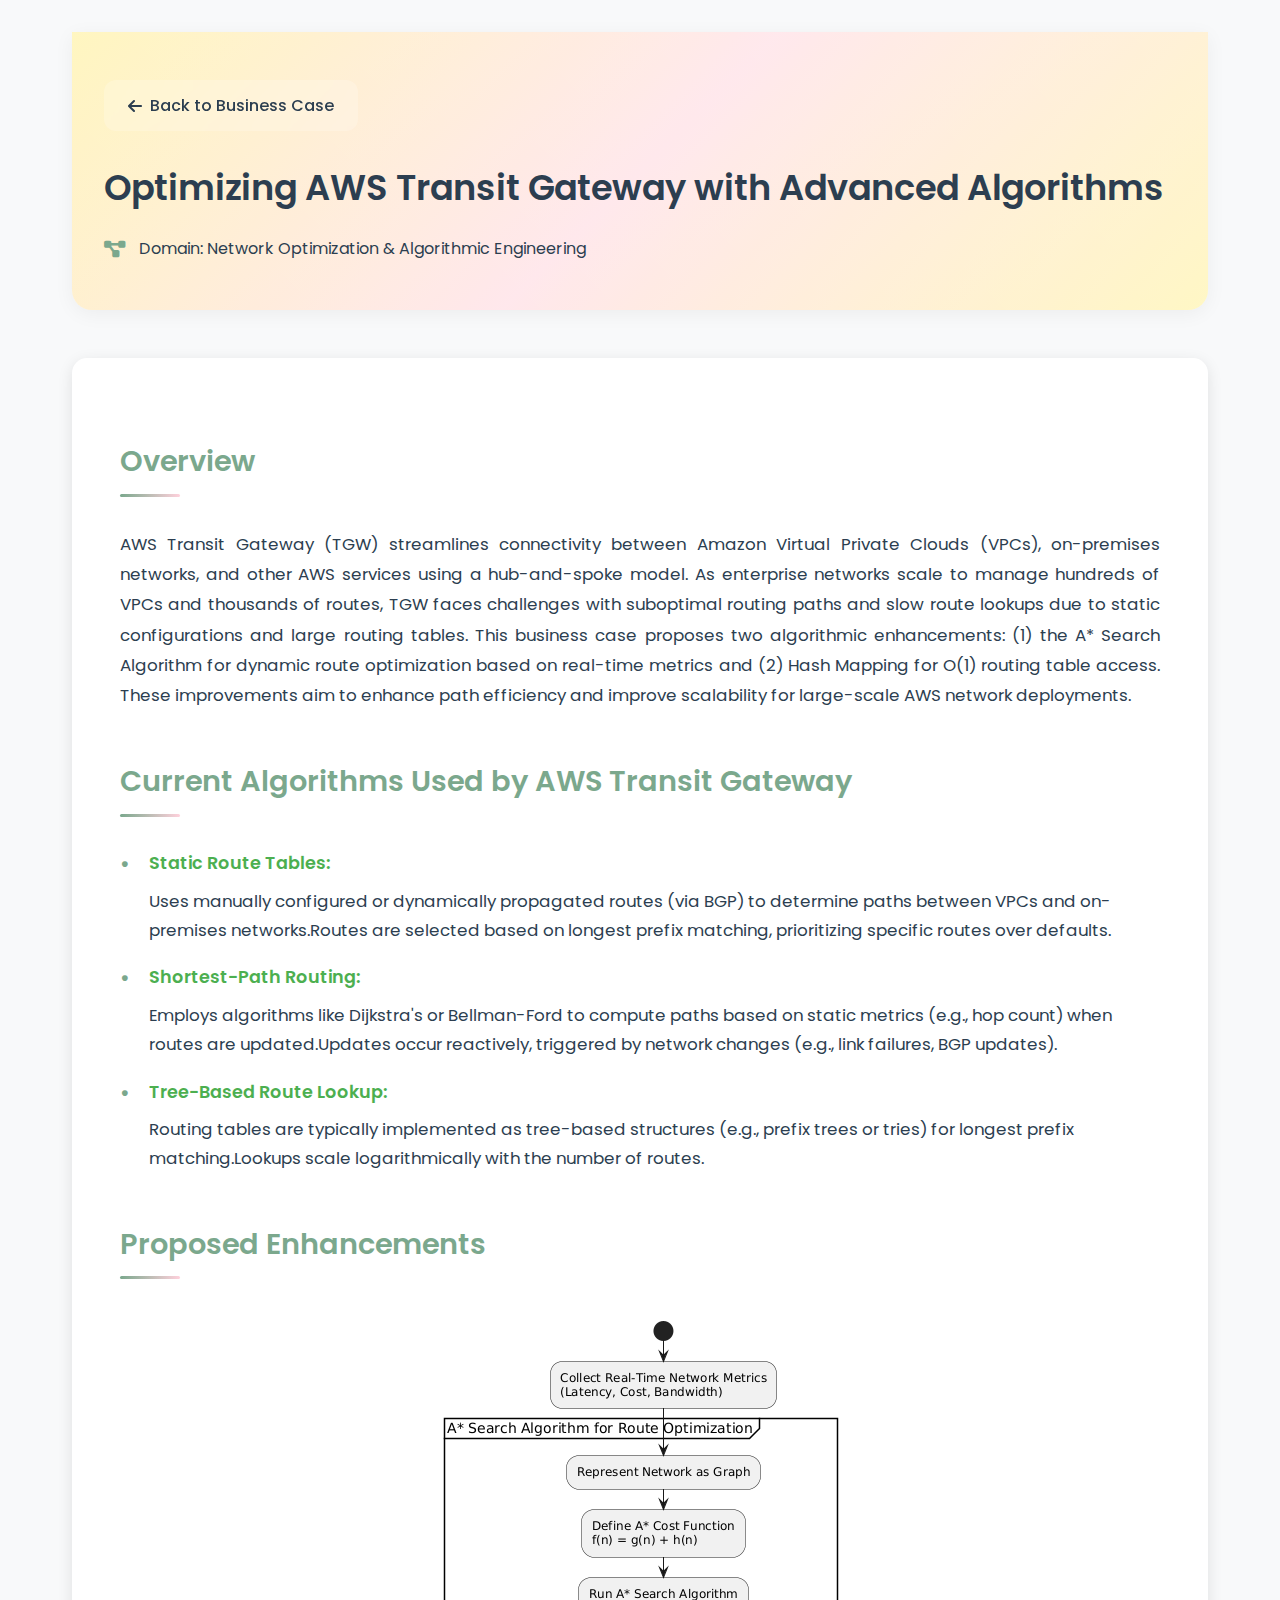
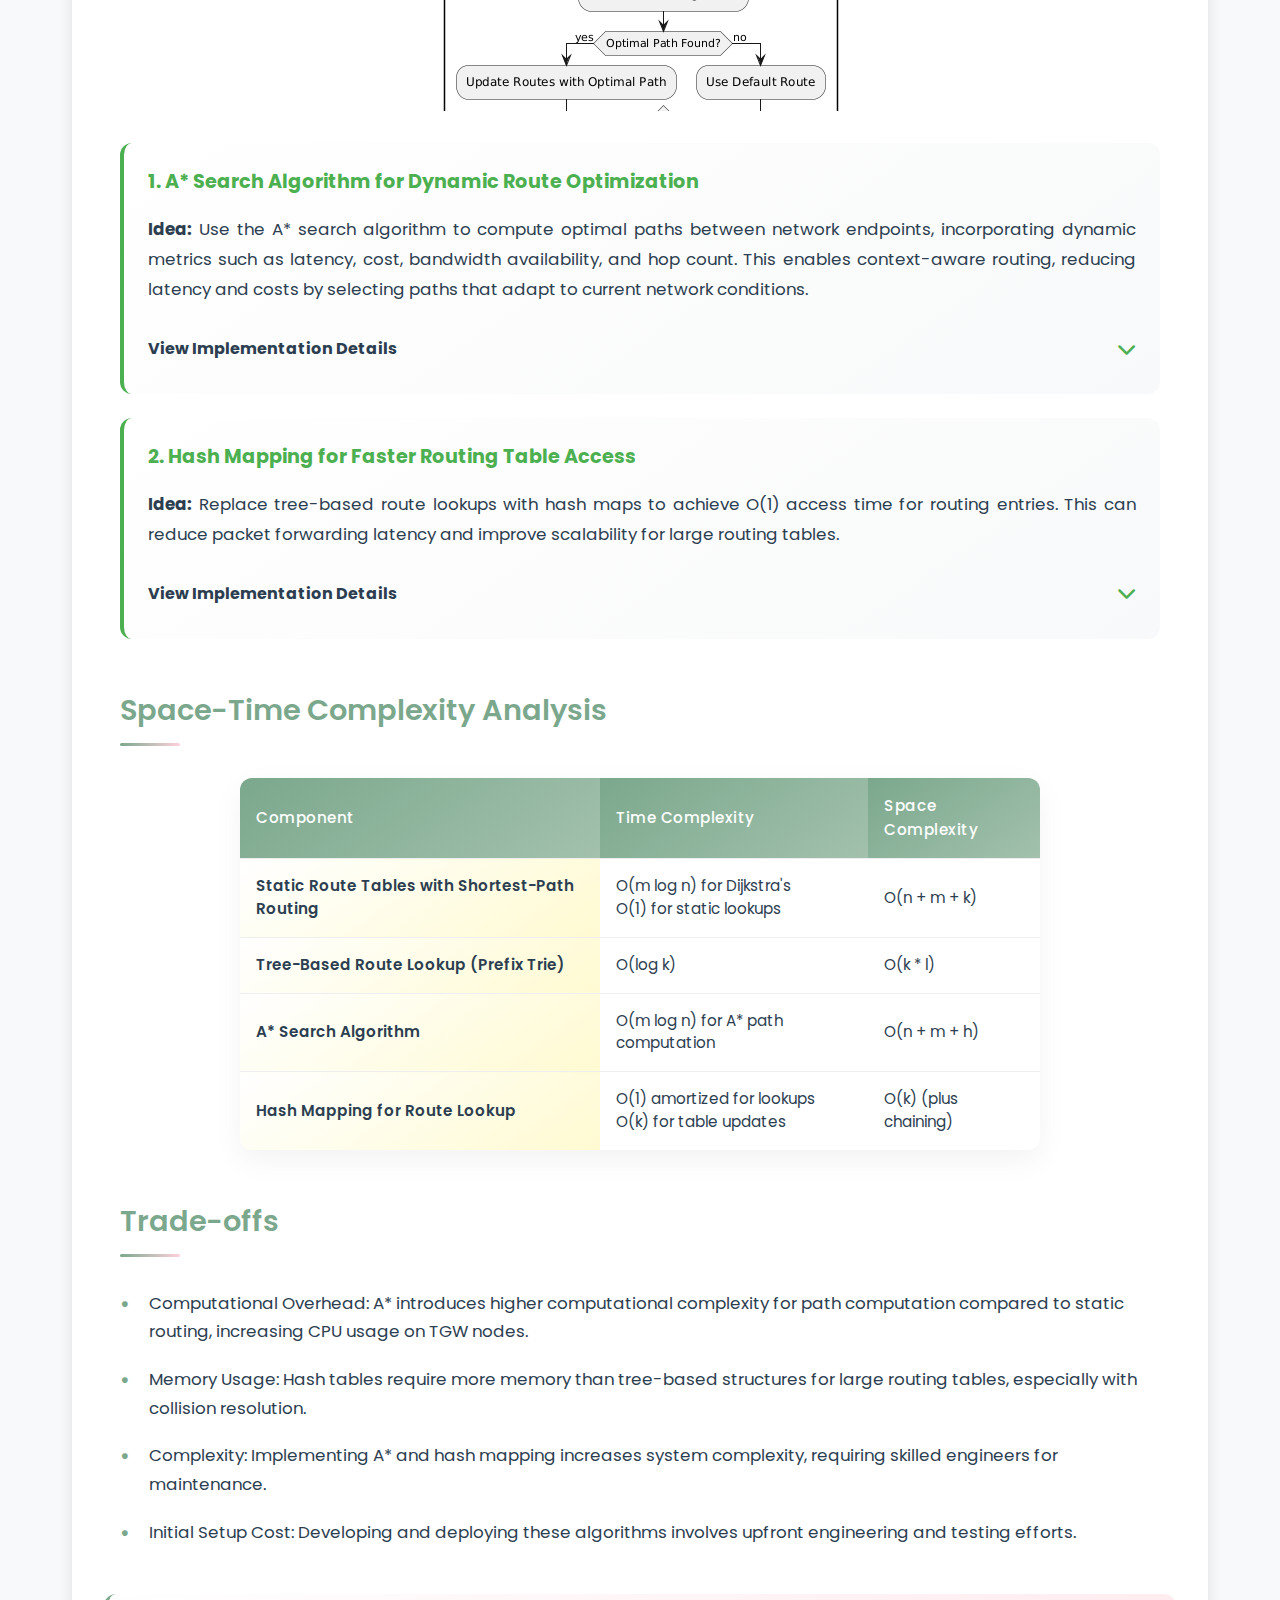
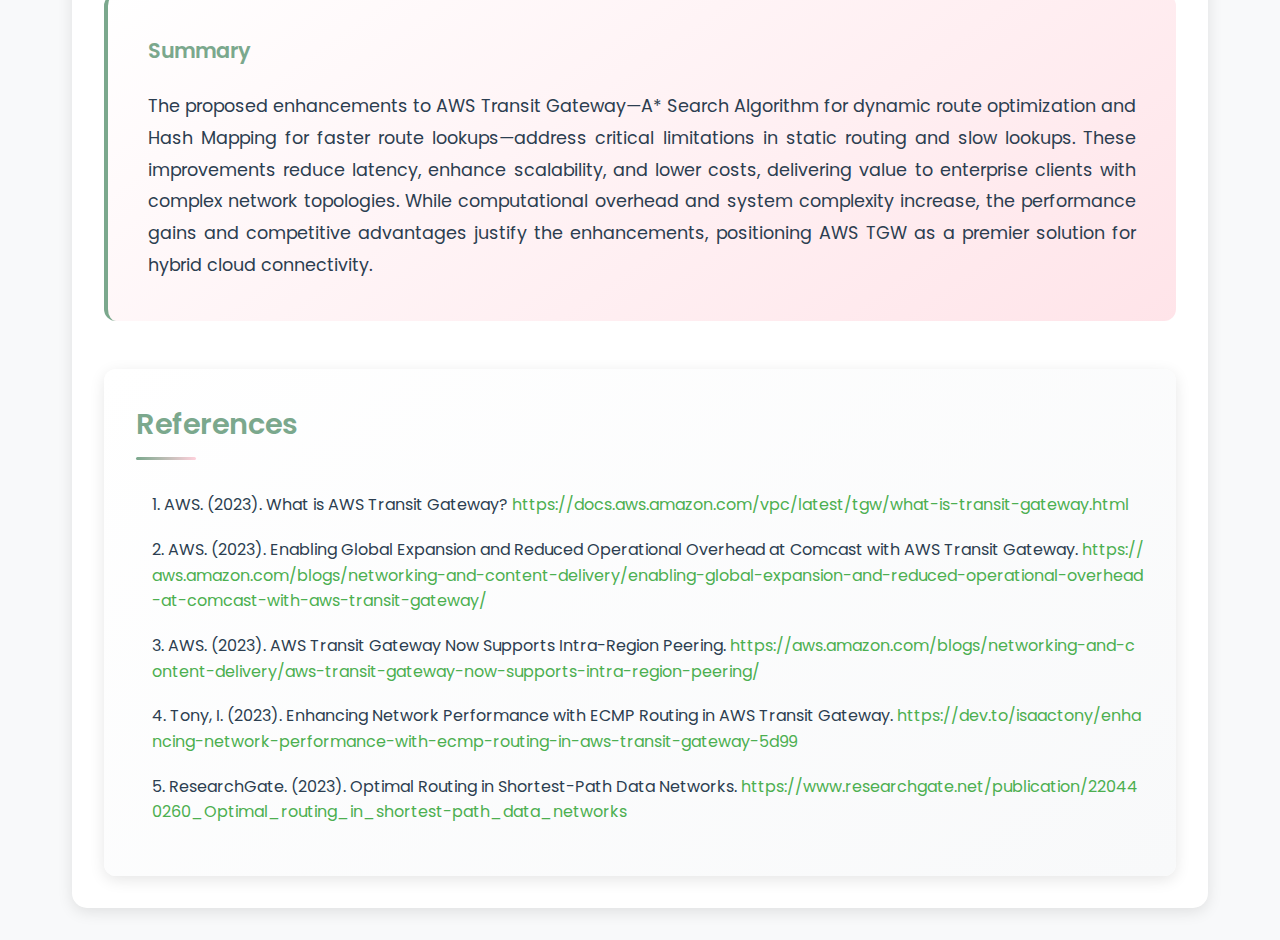
<file: bussCase/case3.html>
<!DOCTYPE html>
<html lang="en">
<head>
    <meta charset="UTF-8">
    <meta name="viewport" content="width=device-width, initial-scale=1.0">
    <title>Optimizing AWS Transit Gateway with Advanced Algorithms - Business Case Analysis</title>
    <link rel="stylesheet" href="BCstyle.css">
    <link href="https://fonts.googleapis.com/css2?family=Poppins:wght@300;400;500;600;700&display=swap" rel="stylesheet">
    <link rel="stylesheet" href="https://cdnjs.cloudflare.com/ajax/libs/font-awesome/6.5.1/css/all.min.css">
</head>
<body>
    <div class="case-analysis-container">
        <header class="case-header">
            <nav class="back-nav">
                <a href="../index.html#srd3-business-case" class="back-button">
                    <i class="fas fa-arrow-left"></i>
                    Back to Business Case
                </a>
            </nav>
            <h1>Optimizing AWS Transit Gateway with Advanced Algorithms</h1>
            <div class="case-meta">
                <span class="meta-item">
                    <i class="fas fa-project-diagram"></i>
                    Domain: Network Optimization & Algorithmic Engineering
                </span>
            </div>
        </header>

        <main class="case-content">
            <section class="section">
                <h2 class="section-title">Overview</h2>
                <p class="content-text">
                    AWS Transit Gateway (TGW) streamlines connectivity between Amazon Virtual Private Clouds (VPCs), on-premises networks, and other AWS services using a hub-and-spoke model. As enterprise networks scale to manage hundreds of VPCs and thousands of routes, TGW faces challenges with suboptimal routing paths and slow route lookups due to static configurations and large routing tables. This business case proposes two algorithmic enhancements: (1) the A* Search Algorithm for dynamic route optimization based on real-time metrics and (2) Hash Mapping for O(1) routing table access. These improvements aim to enhance path efficiency and improve scalability for large-scale AWS network deployments.
                </p>
            </section>

            <section class="section">
                <h2 class="section-title">Current Algorithms Used by AWS Transit Gateway</h2>
                <ul class="content-list">
                    <li>
                        <strong>Static Route Tables:</strong>
                        <ul>
                            Uses manually configured or dynamically propagated routes (via BGP) to determine paths between VPCs and on-premises networks.Routes are selected based on longest prefix matching, prioritizing specific routes over defaults.
                        </ul>
                    </li>
                    <li>
                        <strong>Shortest-Path Routing:</strong>
                        <ul>
                            Employs algorithms like Dijkstra's or Bellman-Ford to compute paths based on static metrics (e.g., hop count) when routes are updated.Updates occur reactively, triggered by network changes (e.g., link failures, BGP updates).
                        </ul>
                    </li>
                    <li>
                        <strong>Tree-Based Route Lookup:</strong>
                        <ul>
                            Routing tables are typically implemented as tree-based structures (e.g., prefix trees or tries) for longest prefix matching.Lookups scale logarithmically with the number of routes.
                        </ul>
                    </li>
                </ul>
            </section>

            <section class="section">
                <h2 class="section-title">Proposed Enhancements</h2>
                <div style="text-align: center; margin-top: 1rem;">
                    <!-- <h3>Flowchart</h3> -->
                    <div style="max-height: 400px; overflow-y: auto; border: 1px solid var(--border-light); border-radius: 8px; display: inline-block;">
                        <img src="../image/flow3.png" alt="flowchart" style="max-width: 300%; height: auto; display: block;">
                    </div>
                </div>
                <div class="enhancement-block">
                    <h3>1. A* Search Algorithm for Dynamic Route Optimization</h3>
                    <p class="content-text">
                        <strong>Idea:</strong> Use the A* search algorithm to compute optimal paths between network endpoints, incorporating dynamic metrics such as latency, cost, bandwidth availability, and hop count. This enables context-aware routing, reducing latency and costs by selecting paths that adapt to current network conditions.
                    </p>
                    <div class="enhancement-header" onclick="toggleDetails(this)">
                        <h4>View Implementation Details</h4>
                        <i class="fas fa-chevron-down dropdown-icon"></i>
                    </div>
                    <div class="enhancement-content">
                        <div class="implementation-part with-image">
                            <div class="implementation-text">
                                <p class="implementation-description">
                                    <strong>Implementation:</strong> Represent the network as a graph, with nodes as VPCs or on-premises gateways and edges as connections with dynamic weights . Define the A* cost function: f(n) = g(n) + h(n), where g(n) is the actual cost to reach node n, and h(n) is a heuristic to the target based on historical data. Run A* periodically or on-demand to compute optimal paths, updating routes based on real-time telemetry.
                                </p>
                                <p class="assumptions-text">
                                    <strong>Assumptions:</strong> The A* algorithm assumes an undirected graph with static nodes, non-negative edge weights (latency, cost, bandwidth), a simple heuristic based on node distance, and no real-time telemetry updates, computing paths on-demand without handling network failures.
                                </p>
                                <button class="view-code-btn" onclick="viewCode('astar')">
                                    <i class="fas fa-code"></i>
                                    View Code
                                </button>
                                <a href="../algos/astar.html" target="_blank" class="view-code-btn" style="margin-left: 10px; text-decoration: none; display: inline-block;">
                                    <i class="fas fa-play"></i>
                                    Watch Simulation
                                </a>
                            </div>
                            <div class="implementation-image">
                                <img src="../image/astar.png" alt="A* Search Algorithm" class="large-astar-img" />
                            </div>
                        </div>
                    </div>
                </div>
                <div class="enhancement-block">
                    <h3>2. Hash Mapping for Faster Routing Table Access</h3>
                    <p class="content-text">
                        <strong>Idea:</strong> Replace tree-based route lookups with hash maps to achieve O(1) access time for routing entries. This can reduce packet forwarding latency and improve scalability for large routing tables.
                    </p>
                    <div class="enhancement-header" onclick="toggleDetails(this)">
                        <h4>View Implementation Details</h4>
                        <i class="fas fa-chevron-down dropdown-icon"></i>
                    </div>
                    <div class="enhancement-content">
                        <div class="implementation-part with-image">
                            <div class="implementation-text">
                                <p class="implementation-description">
                                    <strong>Implementation:</strong> Hash destination IP prefixes to routing entries, storing next-hop information in a hash table. Use collision resolution strategies (e.g., chaining or open addressing) to handle prefix overlaps. Update the hash table dynamically as routes change via BGP or manual configurations.
                                </p>
                                <p class="assumptions-text">
                                    <strong>Assumptions:</strong> The hash table assumes fixed-length IP prefixes, a simple ASCII-based hash function, chaining for collision resolution, static table size, and no prefix matching (exact lookups only), with dynamic updates but no BGP or real-time synchronization.
                                </p>
                                <button class="view-code-btn" onclick="viewCode('hashmap')">
                                    <i class="fas fa-code"></i>
                                    View Code
                                </button>
                            </div>
                            <div class="implementation-image">
                                <img src="../image/hashmap.png" alt="Hash Mapping for Routing Table" />
                            </div>
                        </div>
                    </div>
                </div>
            </section>

            <section class="section">
                <h2 class="section-title">Space-Time Complexity Analysis</h2>
                <div class="complexity-table-container">
                    <table class="complexity-table">
                        <thead>
                            <tr>
                                <th>Component</th>
                                <th>Time Complexity</th>
                                <th>Space Complexity</th>
                            </tr>
                        </thead>
                        <tbody>
                            <tr>
                                <td class="component-cell">Static Route Tables with Shortest-Path Routing</td>
                                <td>O(m log n) for Dijkstra's<br>O(1) for static lookups</td>
                                <td>O(n + m + k)</td>
                            </tr>
                            <tr>
                                <td class="component-cell">Tree-Based Route Lookup (Prefix Trie)</td>
                                <td>O(log k)</td>
                                <td>O(k * l)</td>
                            </tr>
                            <tr>
                                <td class="component-cell">A* Search Algorithm</td>
                                <td>O(m log n) for A* path computation</td>
                                <td>O(n + m + h)</td>
                            </tr>
                            <tr>
                                <td class="component-cell">Hash Mapping for Route Lookup</td>
                                <td>O(1) amortized for lookups<br>O(k) for table updates</td>
                                <td>O(k) (plus chaining)</td>
                            </tr>
                        </tbody>
                    </table>
                </div>
            </section>

            <section class="section">
                <h2 class="section-title">Trade-offs</h2>
                <ul class="content-list">
                    <li>Computational Overhead: A* introduces higher computational complexity for path computation compared to static routing, increasing CPU usage on TGW nodes.</li>
                    <li>Memory Usage: Hash tables require more memory than tree-based structures for large routing tables, especially with collision resolution.</li>
                    <li>Complexity: Implementing A* and hash mapping increases system complexity, requiring skilled engineers for maintenance.</li>
                    <li>Initial Setup Cost: Developing and deploying these algorithms involves upfront engineering and testing efforts.</li>
                </ul>
            </section>

            <div class="complexity-summary">
                <h3>Summary</h3>
                <p class="summary-text">
                    The proposed enhancements to AWS Transit Gateway—A* Search Algorithm for dynamic route optimization and Hash Mapping for faster route lookups—address critical limitations in static routing and slow lookups. These improvements reduce latency, enhance scalability, and lower costs, delivering value to enterprise clients with complex network topologies. While computational overhead and system complexity increase, the performance gains and competitive advantages justify the enhancements, positioning AWS TGW as a premier solution for hybrid cloud connectivity.
                </p>
            </div>

            <div class="citations-section">
                <h2 class="section-title">References</h2>
                <ol class="citations-list">
                    <li>AWS. (2023). What is AWS Transit Gateway? <a href="https://docs.aws.amazon.com/vpc/latest/tgw/what-is-transit-gateway.html" target="_blank">https://docs.aws.amazon.com/vpc/latest/tgw/what-is-transit-gateway.html</a></li>
                    <li>AWS. (2023). Enabling Global Expansion and Reduced Operational Overhead at Comcast with AWS Transit Gateway. <a href="https://aws.amazon.com/blogs/networking-and-content-delivery/enabling-global-expansion-and-reduced-operational-overhead-at-comcast-with-aws-transit-gateway/" target="_blank">https://aws.amazon.com/blogs/networking-and-content-delivery/enabling-global-expansion-and-reduced-operational-overhead-at-comcast-with-aws-transit-gateway/</a></li>
                    <li>AWS. (2023). AWS Transit Gateway Now Supports Intra-Region Peering. <a href="https://aws.amazon.com/blogs/networking-and-content-delivery/aws-transit-gateway-now-supports-intra-region-peering/" target="_blank">https://aws.amazon.com/blogs/networking-and-content-delivery/aws-transit-gateway-now-supports-intra-region-peering/</a></li>
                    <li>Tony, I. (2023). Enhancing Network Performance with ECMP Routing in AWS Transit Gateway. <a href="https://dev.to/isaactony/enhancing-network-performance-with-ecmp-routing-in-aws-transit-gateway-5d99" target="_blank">https://dev.to/isaactony/enhancing-network-performance-with-ecmp-routing-in-aws-transit-gateway-5d99</a></li>
                    <li>ResearchGate. (2023). Optimal Routing in Shortest-Path Data Networks. <a href="https://www.researchgate.net/publication/220440260_Optimal_routing_in_shortest-path_data_networks" target="_blank">https://www.researchgate.net/publication/220440260_Optimal_routing_in_shortest-path_data_networks</a></li>
                </ol>
            </div>
        </main>
    </div>

    <div id="codeModal" class="code-modal">
        <div class="code-modal-content">
            <div class="code-modal-header">
                <h3 id="modalTitle">Code Implementation</h3>
                <button class="close-modal" onclick="closeCodeModal()">&times;</button>
            </div>
            <div class="code-modal-body">
                <pre><code class="python" id="modalCode"></code></pre>
            </div>
        </div>
    </div>

    <script>
    function toggleDetails(element) {
        const content = element.nextElementSibling;
        const icon = element.querySelector('.dropdown-icon');
        content.classList.toggle('show');
        icon.classList.toggle('rotate');
    }

    const codeImplementations = {
        'astar': {
            title: 'A* Search Algorithm for Dynamic Route Optimization',
            code: `import heapq
from collections import defaultdict

# Data Structure for Network Graph
class Graph:
    def __init__(self):
        self.graph = defaultdict(list)  # Adjacency list: {node: [(neighbor, latency, cost, bandwidth)]}
    
    def add_edge(self, u, v, latency, cost, bandwidth):
        self.graph[u].append((v, latency, cost, bandwidth))
        self.graph[v].append((u, latency, cost, bandwidth))

# A* Search Algorithm
class AStarRouter:
    def __init__(self, graph):
        self.graph = graph
    
    def heuristic(self, node, end):
        # Basic heuristic: assume minimum latency to target (can use historical data)
        return 0.1  # Placeholder (e.g., estimated latency in ms)
    
    def compute_path(self, start, end):
        pq = [(0, 0, start, [start])]  # (f_score, g_score, node, path)
        visited = set()
        g_scores = {start: 0}  # Actual cost to reach node
        
        while pq:
            f_score, g_score, node, path = heapq.heappop(pq)
            if node in visited:
                continue
            visited.add(node)
            
            if node == end:
                return path, g_score
            
            for neighbor, latency, cost, bandwidth in self.graph.graph[node]:
                if neighbor not in visited:
                    # Dynamic cost: weighted sum of metrics
                    edge_cost = latency * 0.5 + cost * 0.3 + (1/bandwidth) * 0.2
                    new_g_score = g_score + edge_cost
                    
                    if neighbor not in g_scores or new_g_score < g_scores[neighbor]:
                        g_scores[neighbor] = new_g_score
                        h_score = self.heuristic(neighbor, end)
                        f_score = new_g_score + h_score
                        heapq.heappush(pq, (f_score, new_g_score, neighbor, path + [neighbor]))
        
        return [], float('inf')  # No path found

# Example Usage
def main():
    g = Graph()
    g.add_edge(1, 2, latency=10, cost=5, bandwidth=100)
    g.add_edge(1, 3, latency=5, cost=3, bandwidth=200)
    g.add_edge(2, 4, latency=5, cost=4, bandwidth=150)
    g.add_edge(3, 4, latency=5, cost=4, bandwidth=150)
    g.add_edge(3, 5, latency=15, cost=10, bandwidth=50)
    g.add_edge(4, 5, latency=10, cost=5, bandwidth=100)
    
    router = AStarRouter(g)
    path, cost = router.compute_path(1, 5)
    print(f"Optimal path from 1 to 5: {path}, Cost: {cost}")

if __name__ == "__main__":
    main()`
        },
        'hashmap': {
            title: 'Hash Mapping for Faster Routing Table Access',
            code: `from collections import defaultdict

# Hash Table for Routing Entries
class RoutingTable:
    def __init__(self):
        self.table = defaultdict(list)  # {hash_key: [(prefix, next_hop, priority)]}
    
    def hash_key(self, prefix):
        # Simple hash function for IP prefix
        return hash(prefix) % 1000  # Modulo for table size
    
    def add_route(self, prefix, next_hop, priority=1):
        key = self.hash_key(prefix)
        # Remove existing entry for same prefix
        self.table[key] = [(p, nh, pr) for p, nh, pr in self.table[key] if p != prefix]
        # Add new route with chaining
        self.table[key].append((prefix, next_hop, priority))
    
    def remove_route(self, prefix):
        key = self.hash_key(prefix)
        self.table[key] = [(p, nh, pr) for p, nh, pr in self.table[key] if p != prefix]
        if not self.table[key]:
            del self.table[key]
    
    def lookup(self, destination):
        key = self.hash_key(destination)
        best_match = None
        highest_priority = -1
        
        # Check all entries in the chain
        for prefix, next_hop, priority in self.table[key]:
            if destination.startswith(prefix) and priority > highest_priority:
                best_match = next_hop
                highest_priority = priority
        
        return best_match if best_match else "No route found"

# Example Usage
def main():
    rt = RoutingTable()
    rt.add_route("192.168.1.0/24", "10.0.0.1", priority=1)
    rt.add_route("192.168.2.0/24", "10.0.0.2", priority=2)
    rt.add_route("192.168.1.0/24", "10.0.0.3", priority=3)  # Higher priority route
    
    print(f"Lookup 192.168.1.10: {rt.lookup('192.168.1.10')}")
    print(f"Lookup 192.168.2.10: {rt.lookup('192.168.2.10')}")
    print(f"Lookup 10.0.0.1: {rt.lookup('10.0.0.1')}")
    
    rt.remove_route("192.168.1.0/24")
    print(f"Lookup 192.168.1.10 after removal: {rt.lookup('192.168.1.10')}")

if __name__ == "__main__":
    main()`
        }
    };

    function viewCode(implementationType) {
        const modal = document.getElementById('codeModal');
        const modalTitle = document.getElementById('modalTitle');
        const modalCode = document.getElementById('modalCode');
        
        if (codeImplementations[implementationType]) {
            modalTitle.textContent = codeImplementations[implementationType].title;
            modalCode.textContent = codeImplementations[implementationType].code;
            modal.style.display = 'block';
        }
    }

    function closeCodeModal() {
        const modal = document.getElementById('codeModal');
        modal.style.display = 'none';
    }

    // Close modal when clicking outside
    window.onclick = function(event) {
        const modal = document.getElementById('codeModal');
        if (event.target === modal) {
            modal.style.display = 'none';
        }
    }
    </script>
</body>
</html>
</file>
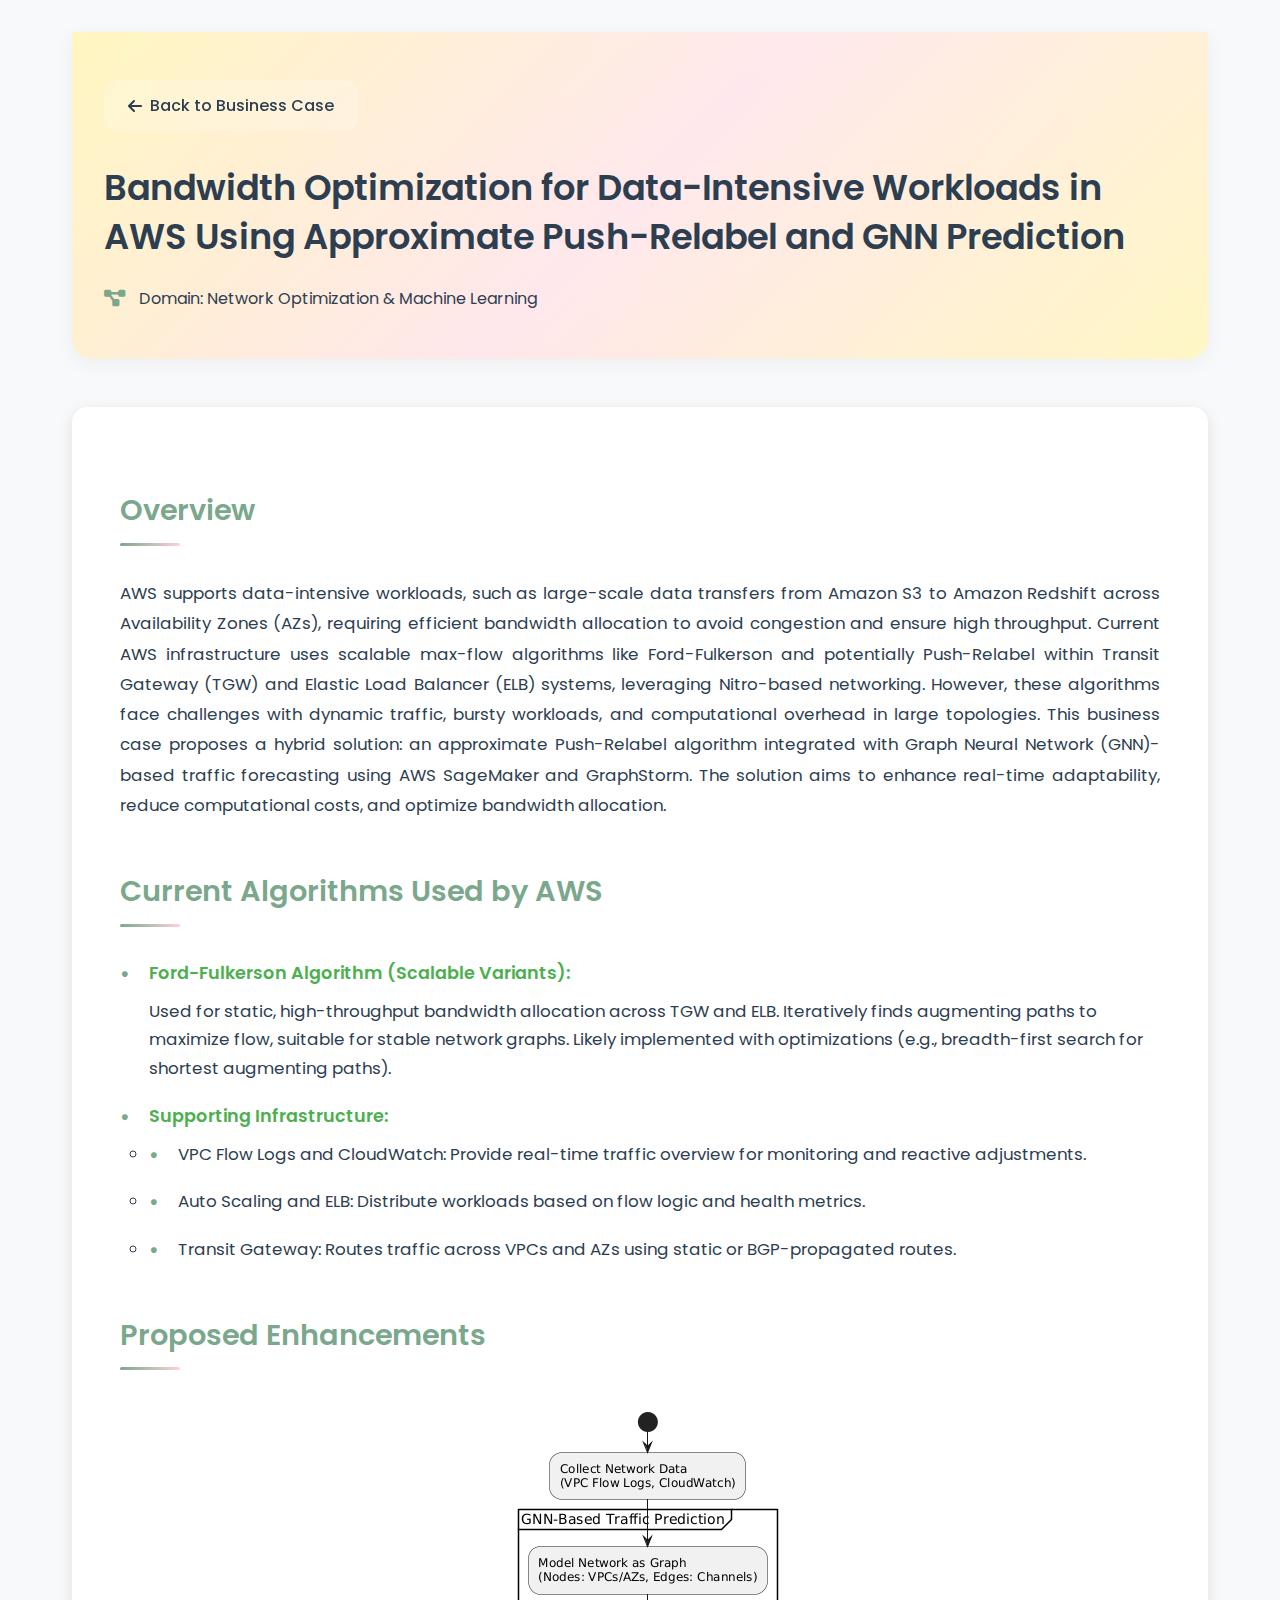
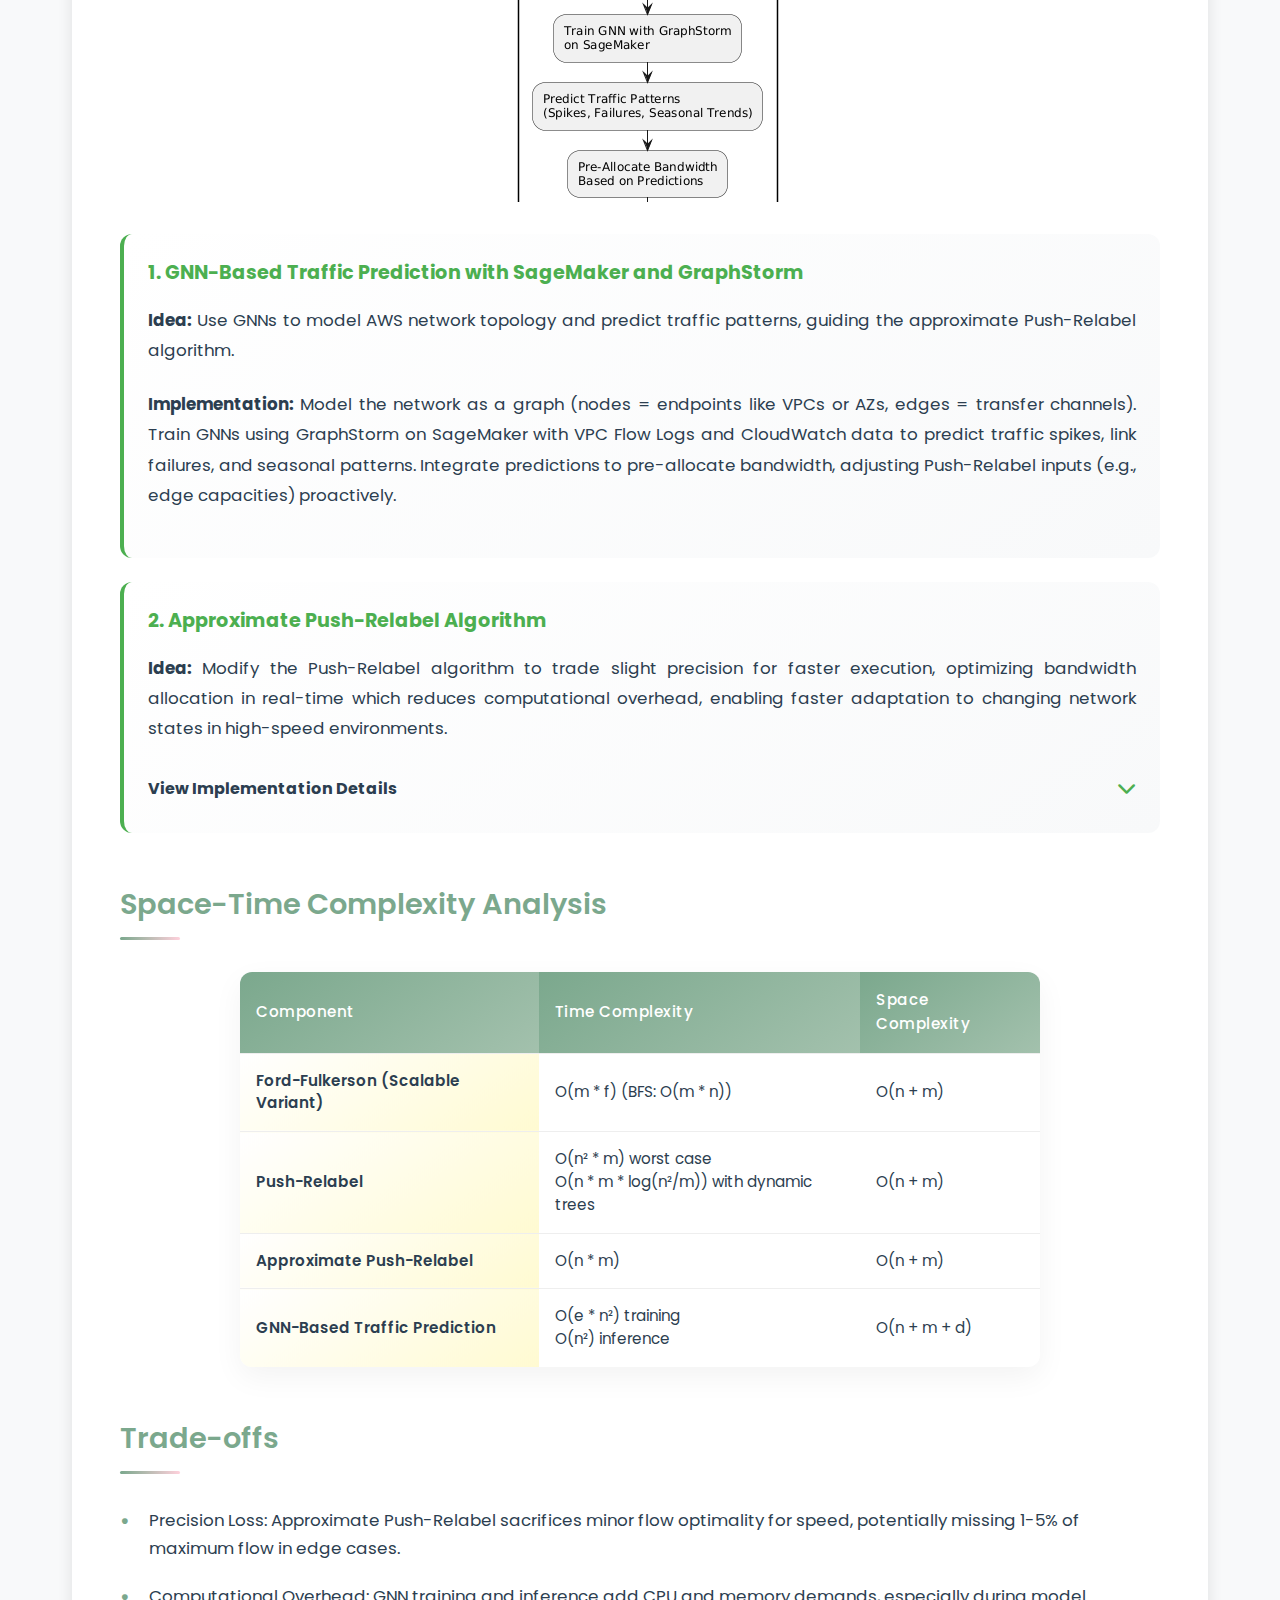
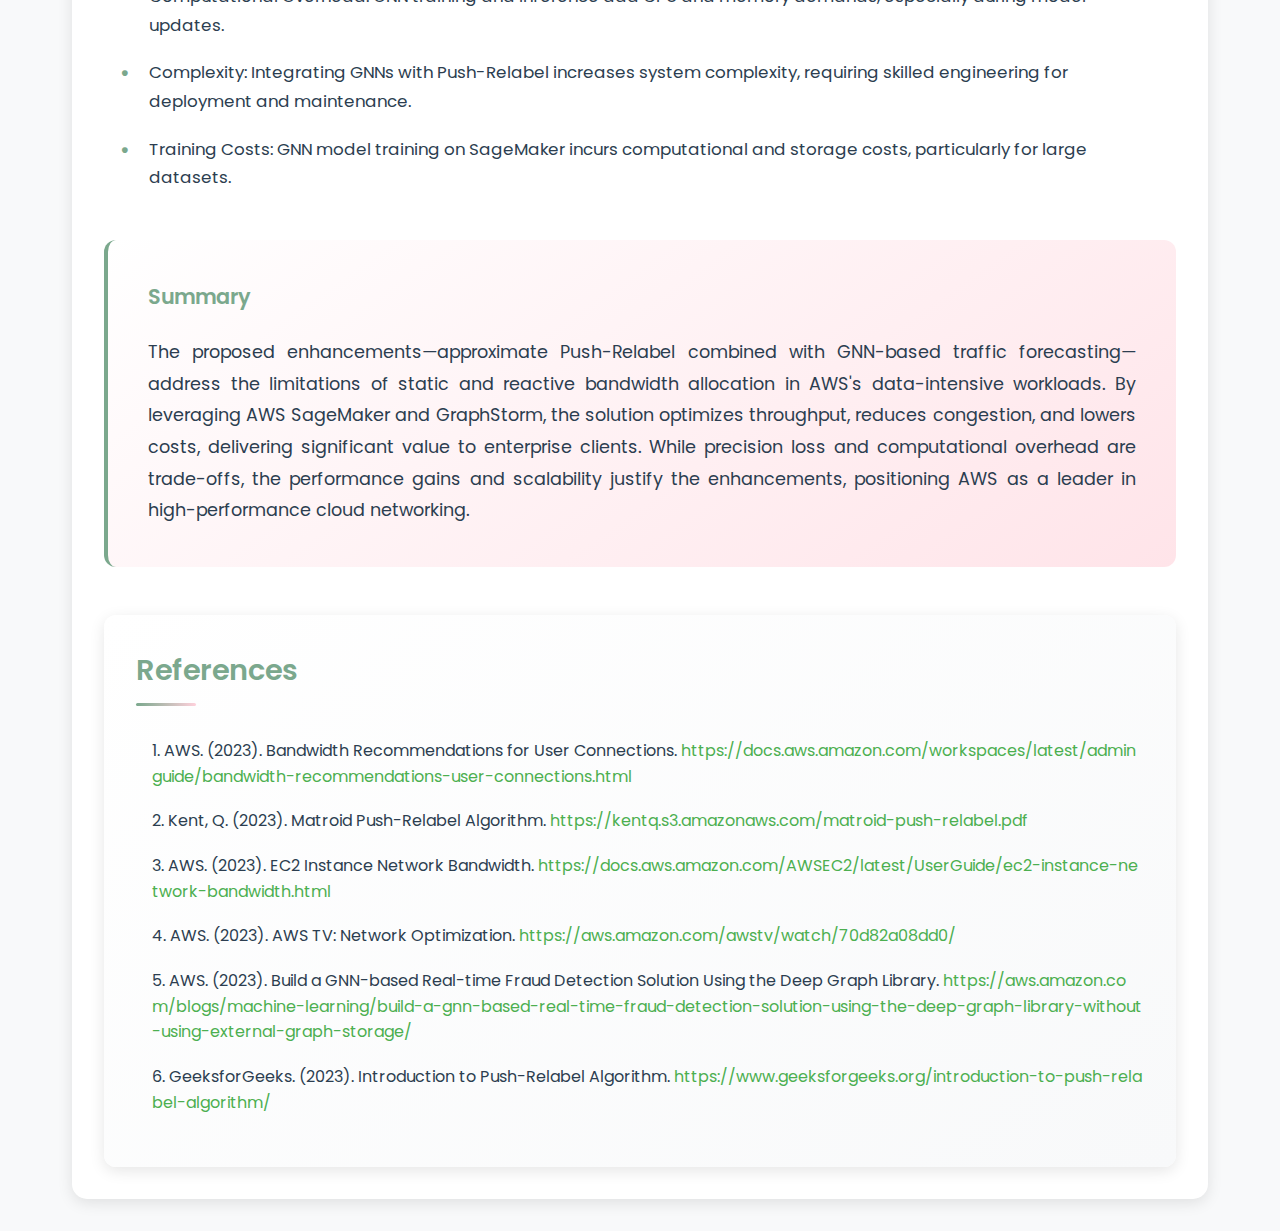
<file: bussCase/case4.html>
<!DOCTYPE html>
<html lang="en">
<head>
    <meta charset="UTF-8">
    <meta name="viewport" content="width=device-width, initial-scale=1.0">
    <title>Bandwidth Optimization for Data-Intensive Workloads in AWS - Business Case Analysis</title>
    <link rel="stylesheet" href="BCstyle.css">
    <link href="https://fonts.googleapis.com/css2?family=Poppins:wght@300;400;500;600;700&display=swap" rel="stylesheet">
    <link rel="stylesheet" href="https://cdnjs.cloudflare.com/ajax/libs/font-awesome/6.5.1/css/all.min.css">
    <style>
        .large-push-relabel-img {
            max-width: 450px;
            max-height: 450px;
            width: 100%;
            height: auto;
            border-radius: 16px;
            box-shadow: 0 4px 18px rgba(0,0,0,0.08);
            background: #fff;
            object-fit: contain;
        }
    </style>
</head>
<body>
    <div class="case-analysis-container">
        <header class="case-header">
            <nav class="back-nav">
                <a href="../index.html#srd4-business-case" class="back-button">
                    <i class="fas fa-arrow-left"></i>
                    Back to Business Case
                </a>
            </nav>
            <h1>Bandwidth Optimization for Data-Intensive Workloads in AWS Using Approximate Push-Relabel and GNN Prediction</h1>
            <div class="case-meta">
                <span class="meta-item">
                    <i class="fas fa-project-diagram"></i>
                    Domain: Network Optimization & Machine Learning
                </span>
            </div>
        </header>

        <main class="case-content">
            <section class="section">
                <h2 class="section-title">Overview</h2>
                <p class="content-text">
                    AWS supports data-intensive workloads, such as large-scale data transfers from Amazon S3 to Amazon Redshift across Availability Zones (AZs), requiring efficient bandwidth allocation to avoid congestion and ensure high throughput. Current AWS infrastructure uses scalable max-flow algorithms like Ford-Fulkerson and potentially Push-Relabel within Transit Gateway (TGW) and Elastic Load Balancer (ELB) systems, leveraging Nitro-based networking. However, these algorithms face challenges with dynamic traffic, bursty workloads, and computational overhead in large topologies. This business case proposes a hybrid solution: an approximate Push-Relabel algorithm integrated with Graph Neural Network (GNN)-based traffic forecasting using AWS SageMaker and GraphStorm. The solution aims to enhance real-time adaptability, reduce computational costs, and optimize bandwidth allocation.
                </p>
            </section>

            <section class="section">
                <h2 class="section-title">Current Algorithms Used by AWS</h2>
                <ul class="content-list">
                    <li>
                        <strong>Ford-Fulkerson Algorithm (Scalable Variants):</strong>
                        Used for static, high-throughput bandwidth allocation across TGW and ELB. Iteratively finds augmenting paths to maximize flow, suitable for stable network graphs. Likely implemented with optimizations (e.g., breadth-first search for shortest augmenting paths).
                    </li>
                    <li>
                        <strong>Supporting Infrastructure:</strong>
                        <ul>
                            <li>VPC Flow Logs and CloudWatch: Provide real-time traffic overview for monitoring and reactive adjustments.</li>
                            <li>Auto Scaling and ELB: Distribute workloads based on flow logic and health metrics.</li>
                            <li>Transit Gateway: Routes traffic across VPCs and AZs using static or BGP-propagated routes.</li>
                        </ul>
                    </li>
                </ul>
            </section>

            <section class="section">
                <h2 class="section-title">Proposed Enhancements</h2>
                <div style="text-align: center; margin-top: 1rem;">
                    <!-- <h3>Flowchart</h3> -->
                    <div style="max-height: 400px; overflow-y: auto; border: 1px solid var(--border-light); border-radius: 8px; display: inline-block;">
                        <img src="../image/flow4.png" alt="flowchart" style="max-width: 300%; height: auto; display: block;">
                    </div>
                </div>
                <div class="enhancement-block">
                    <h3>1. GNN-Based Traffic Prediction with SageMaker and GraphStorm</h3>
                    <p class="content-text">
                        <strong>Idea:</strong> Use GNNs to model AWS network topology and predict traffic patterns, guiding the approximate Push-Relabel algorithm.
                    </p>
                    <p class="content-text">
                        <strong>Implementation:</strong> Model the network as a graph (nodes = endpoints like VPCs or AZs, edges = transfer channels). Train GNNs using GraphStorm on SageMaker with VPC Flow Logs and CloudWatch data to predict traffic spikes, link failures, and seasonal patterns. Integrate predictions to pre-allocate bandwidth, adjusting Push-Relabel inputs (e.g., edge capacities) proactively.
                    </p>

                </div>
                <div class="enhancement-block">
                    <h3>2. Approximate Push-Relabel Algorithm</h3>
                    <p class="content-text">
                        <strong>Idea:</strong> Modify the Push-Relabel algorithm to trade slight precision for faster execution, optimizing bandwidth allocation in real-time which reduces computational overhead, enabling faster adaptation to changing network states in high-speed environments.
                    </p>
                    <div class="enhancement-header" onclick="toggleDetails(this)">
                        <h4>View Implementation Details</h4>
                        <i class="fas fa-chevron-down dropdown-icon"></i>
                    </div>
                    <div class="enhancement-content">
                        <div class="implementation-part">
                            <div class="implementation-text">
                                <p class="implementation-description">
                                    <strong>Implementation:</strong> Use approximate height functions and partial push operations to reduce computation per iteration. Prioritize high-throughput paths using Nitro-based EC2 instances for rapid processing. Deploy via TGW to allocate bandwidth dynamically across AZs.
                                </p>
                                <div style="text-align:center; margin: 1.5rem 0;">
                                    <img src="../image/pushrelabel.png" alt="Push-Relabel Algorithm Steps" style="max-width:420px;width:100%;height:auto;border-radius:16px;box-shadow:0 4px 18px rgba(0,0,0,0.08);background:#fff;object-fit:contain;">
                                </div>
                                <p class="content-text">
                                    The Push-Relabel Algorithm is a max-flow algorithm used to compute the maximum flow in a flow network, which is a directed graph where edges have capacities and flow must be conserved at nodes (except source and sink). Unlike the Ford-Fulkerson algorithm, which augments paths iteratively, Push-Relabel operates by maintaining a preflow (where flow into a node can exceed flow out) and uses two main operations: push (send excess flow to neighbors) and relabel (adjust node heights to enable pushes). It's particularly efficient for dense graphs and large-scale networks, making it suitable for applications like bandwidth allocation in AWS networking.
                                </p>
                                <p class="assumptions-text">
                                    <strong>Assumptions:</strong> The Push-Relabel algorithm assumes a directed graph with non-negative capacities, static nodes, no real-time telemetry, a single source and sink, and terminates when no nodes have excess, without handling dynamic updates or link failures.
                                </p>
                                <button class="view-code-btn" onclick="viewCode('push-relabel')">
                                    <i class="fas fa-code"></i>
                                    View Code
                                </button>
                                <a href="../algos/pushrelable.html" target="_blank" class="view-code-btn" style="margin-left: 10px; text-decoration: none; display: inline-block;">
                                    <i class="fas fa-play"></i>
                                    Watch Simulation
                                </a>
                            </div>
                        </div>
                    </div>
                </div>
            </section>

            <section class="section">
                <h2 class="section-title">Space-Time Complexity Analysis</h2>
                <div class="complexity-table-container">
                    <table class="complexity-table">
                        <thead>
                            <tr>
                                <th>Component</th>
                                <th>Time Complexity</th>
                                <th>Space Complexity</th>
                            </tr>
                        </thead>
                        <tbody>
                            <tr>
                                <td class="component-cell">Ford-Fulkerson (Scalable Variant)</td>
                                <td>O(m * f) (BFS: O(m * n))</td>
                                <td>O(n + m)</td>
                            </tr>
                            <tr>
                                <td class="component-cell">Push-Relabel</td>
                                <td>O(n² * m) worst case<br>O(n * m * log(n²/m)) with dynamic trees</td>
                                <td>O(n + m)</td>
                            </tr>
                            <tr>
                                <td class="component-cell">Approximate Push-Relabel</td>
                                <td>O(n * m)</td>
                                <td>O(n + m)</td>
                            </tr>
                            <tr>
                                <td class="component-cell">GNN-Based Traffic Prediction</td>
                                <td>O(e * n²) training<br>O(n²) inference</td>
                                <td>O(n + m + d)</td>
                            </tr>
                        </tbody>
                    </table>
                </div>
            </section>

            <section class="section">
                <h2 class="section-title">Trade-offs</h2>
                <ul class="content-list">
                    <li>Precision Loss: Approximate Push-Relabel sacrifices minor flow optimality for speed, potentially missing 1-5% of maximum flow in edge cases.</li>
                    <li>Computational Overhead: GNN training and inference add CPU and memory demands, especially during model updates.</li>
                    <li>Complexity: Integrating GNNs with Push-Relabel increases system complexity, requiring skilled engineering for deployment and maintenance.</li>
                    <li>Training Costs: GNN model training on SageMaker incurs computational and storage costs, particularly for large datasets.</li>
                </ul>
            </section>

            <div class="complexity-summary">
                <h3>Summary</h3>
                <p class="summary-text">
                    The proposed enhancements—approximate Push-Relabel combined with GNN-based traffic forecasting—address the limitations of static and reactive bandwidth allocation in AWS's data-intensive workloads. By leveraging AWS SageMaker and GraphStorm, the solution optimizes throughput, reduces congestion, and lowers costs, delivering significant value to enterprise clients. While precision loss and computational overhead are trade-offs, the performance gains and scalability justify the enhancements, positioning AWS as a leader in high-performance cloud networking.
                </p>
            </div>

            <div class="citations-section">
                <h2 class="section-title">References</h2>
                <ol class="citations-list">
                    <li>AWS. (2023). Bandwidth Recommendations for User Connections. <a href="https://docs.aws.amazon.com/workspaces/latest/adminguide/bandwidth-recommendations-user-connections.html" target="_blank">https://docs.aws.amazon.com/workspaces/latest/adminguide/bandwidth-recommendations-user-connections.html</a></li>
                    <li>Kent, Q. (2023). Matroid Push-Relabel Algorithm. <a href="https://kentq.s3.amazonaws.com/matroid-push-relabel.pdf" target="_blank">https://kentq.s3.amazonaws.com/matroid-push-relabel.pdf</a></li>
                    <li>AWS. (2023). EC2 Instance Network Bandwidth. <a href="https://docs.aws.amazon.com/AWSEC2/latest/UserGuide/ec2-instance-network-bandwidth.html" target="_blank">https://docs.aws.amazon.com/AWSEC2/latest/UserGuide/ec2-instance-network-bandwidth.html</a></li>
                    <li>AWS. (2023). AWS TV: Network Optimization. <a href="https://aws.amazon.com/awstv/watch/70d82a08dd0/" target="_blank">https://aws.amazon.com/awstv/watch/70d82a08dd0/</a></li>
                    <li>AWS. (2023). Build a GNN-based Real-time Fraud Detection Solution Using the Deep Graph Library. <a href="https://aws.amazon.com/blogs/machine-learning/build-a-gnn-based-real-time-fraud-detection-solution-using-the-deep-graph-library-without-using-external-graph-storage/" target="_blank">https://aws.amazon.com/blogs/machine-learning/build-a-gnn-based-real-time-fraud-detection-solution-using-the-deep-graph-library-without-using-external-graph-storage/</a></li>
                    <li>GeeksforGeeks. (2023). Introduction to Push-Relabel Algorithm. <a href="https://www.geeksforgeeks.org/introduction-to-push-relabel-algorithm/" target="_blank">https://www.geeksforgeeks.org/introduction-to-push-relabel-algorithm/</a></li>
                </ol>
            </div>
        </main>
    </div>

    <div id="codeModal" class="code-modal">
        <div class="code-modal-content">
            <div class="code-modal-header">
                <h3 id="modalTitle">Code Implementation</h3>
                <button class="close-modal" onclick="closeCodeModal()">&times;</button>
            </div>
            <div class="code-modal-body">
                <pre><code class="python" id="modalCode"></code></pre>
            </div>
        </div>
    </div>

    <script>
    function toggleDetails(element) {
        const content = element.nextElementSibling;
        const icon = element.querySelector('.dropdown-icon');
        content.classList.toggle('show');
        icon.classList.toggle('rotate');
    }

    function viewCode(implementationType) {
        const modal = document.getElementById('codeModal');
        const modalTitle = document.getElementById('modalTitle');
        const modalCode = document.getElementById('modalCode');
        
        if (codeImplementations[implementationType]) {
            modalTitle.textContent = codeImplementations[implementationType].title;
            modalCode.textContent = codeImplementations[implementationType].code;
            modal.style.display = 'block';
        }
    }

    function closeCodeModal() {
        const modal = document.getElementById('codeModal');
        modal.style.display = 'none';
    }

    // Close modal when clicking outside
    window.onclick = function(event) {
        const modal = document.getElementById('codeModal');
        if (event.target === modal) {
            modal.style.display = 'none';
        }
    }

    const codeImplementations = {
        'push-relabel': {
            title: 'Approximate Push-Relabel Algorithm',
            code: `from collections import defaultdict
import heapq

# Data Structure for Network Graph
class Graph:
    def __init__(self):
        self.graph = defaultdict(list)  # {node: [(neighbor, capacity)]}
        self.flow = defaultdict(lambda: defaultdict(int))  # Flow on edges

    def add_edge(self, u, v, capacity):
        self.graph[u].append((v, capacity))
        self.graph[v].append((u, 0))  # Residual edge

    def update_capacity(self, u, v, new_capacity):
        for i, (neighbor, _) in enumerate(self.graph[u]):
            if neighbor == v:
                self.graph[u][i] = (v, new_capacity)
                break

# Push-Relabel Algorithm
class PushRelabel:
    def __init__(self, graph):
        self.graph = graph
        self.height = {}
        self.excess = {}
        self.active = []

    def initialize(self, source, sink, nodes):
        self.height = {v: 0 for v in nodes}
        self.height[source] = len(nodes)
        self.excess = {v: 0 for v in nodes}
        self.flow = self.graph.flow

        # Push initial flow from source
        for v, capacity in self.graph.graph[source]:
            if capacity > 0:
                self.flow[source][v] = capacity
                self.flow[v][source] = -capacity
                self.excess[v] = capacity
                self.excess[source] -= capacity

    def push(self, u, v):
        residual = 0
        for neighbor, capacity in self.graph.graph[u]:
            if neighbor == v:
                residual = capacity - self.flow[u][v]
                break
        if residual <= 0:
            return False
        delta = min(self.excess[u], residual)
        if delta > 0 and self.height[u] > self.height[v]:
            self.flow[u][v] += delta
            self.flow[v][u] -= delta
            self.excess[u] -= delta
            self.excess[v] += delta
            return True
        return False

    def relabel(self, u):
        min_height = float('inf')
        for v, capacity in self.graph.graph[u]:
            if capacity - self.flow[u][v] > 0:
                min_height = min(min_height, self.height[v])
        if min_height < float('inf'):
            self.height[u] = min_height + 1

    def max_flow(self, source, sink):
        nodes = list(self.graph.graph.keys())
        self.initialize(source, sink, nodes)

        # Active nodes with excess
        self.active = [u for u in nodes if u != source and u != sink and self.excess[u] > 0]
        heapq.heapify(self.active)

        while self.active:
            u = heapq.heappop(self.active)
            if u == source or u == sink or self.excess[u] <= 0:
                continue

            pushed = False
            for v, _ in self.graph.graph[u]:
                if self.push(u, v):
                    pushed = True
                    if v != source and v != sink and v not in self.active:
                        heapq.heappush(self.active, v)

            if not pushed:
                self.relabel(u)
                heapq.heappush(self.active, u)

        return self.excess[sink], self.flow

# Example Usage
def main():
    g = Graph()
    g.add_edge(1, 2, 10)  # Source (1) to node 2: 10 Gbps
    g.add_edge(1, 3, 5)   # Source to node 3: 5 Gbps
    g.add_edge(2, 4, 8)   # Node 2 to sink (4): 8 Gbps
    g.add_edge(3, 4, 6)   # Node 3 to sink: 6 Gbps

    pr = PushRelabel(g)
    max_flow, flow = pr.max_flow(1, 4)
    print(f"Maximum Bandwidth Allocation: {max_flow} Gbps")
    print("Flow Allocation:", {f"{u}->{v}": f for u, d in flow.items() for v, f in d.items() if f > 0})

    # Simulate congestion: reduce capacity of edge 2->4
    g.update_capacity(2, 4, 4)
    pr = PushRelabel(g)
    max_flow, flow = pr.max_flow(1, 4)
    print(f"Updated Maximum Bandwidth Allocation: {max_flow} Gbps")
    print("Updated Flow Allocation:", {f"{u}->{v}": f for u, d in flow.items() for v, f in d.items() if f > 0})

if __name__ == "__main__":
    main()`
        }
    };
    </script>
</body>
</html>
</file>
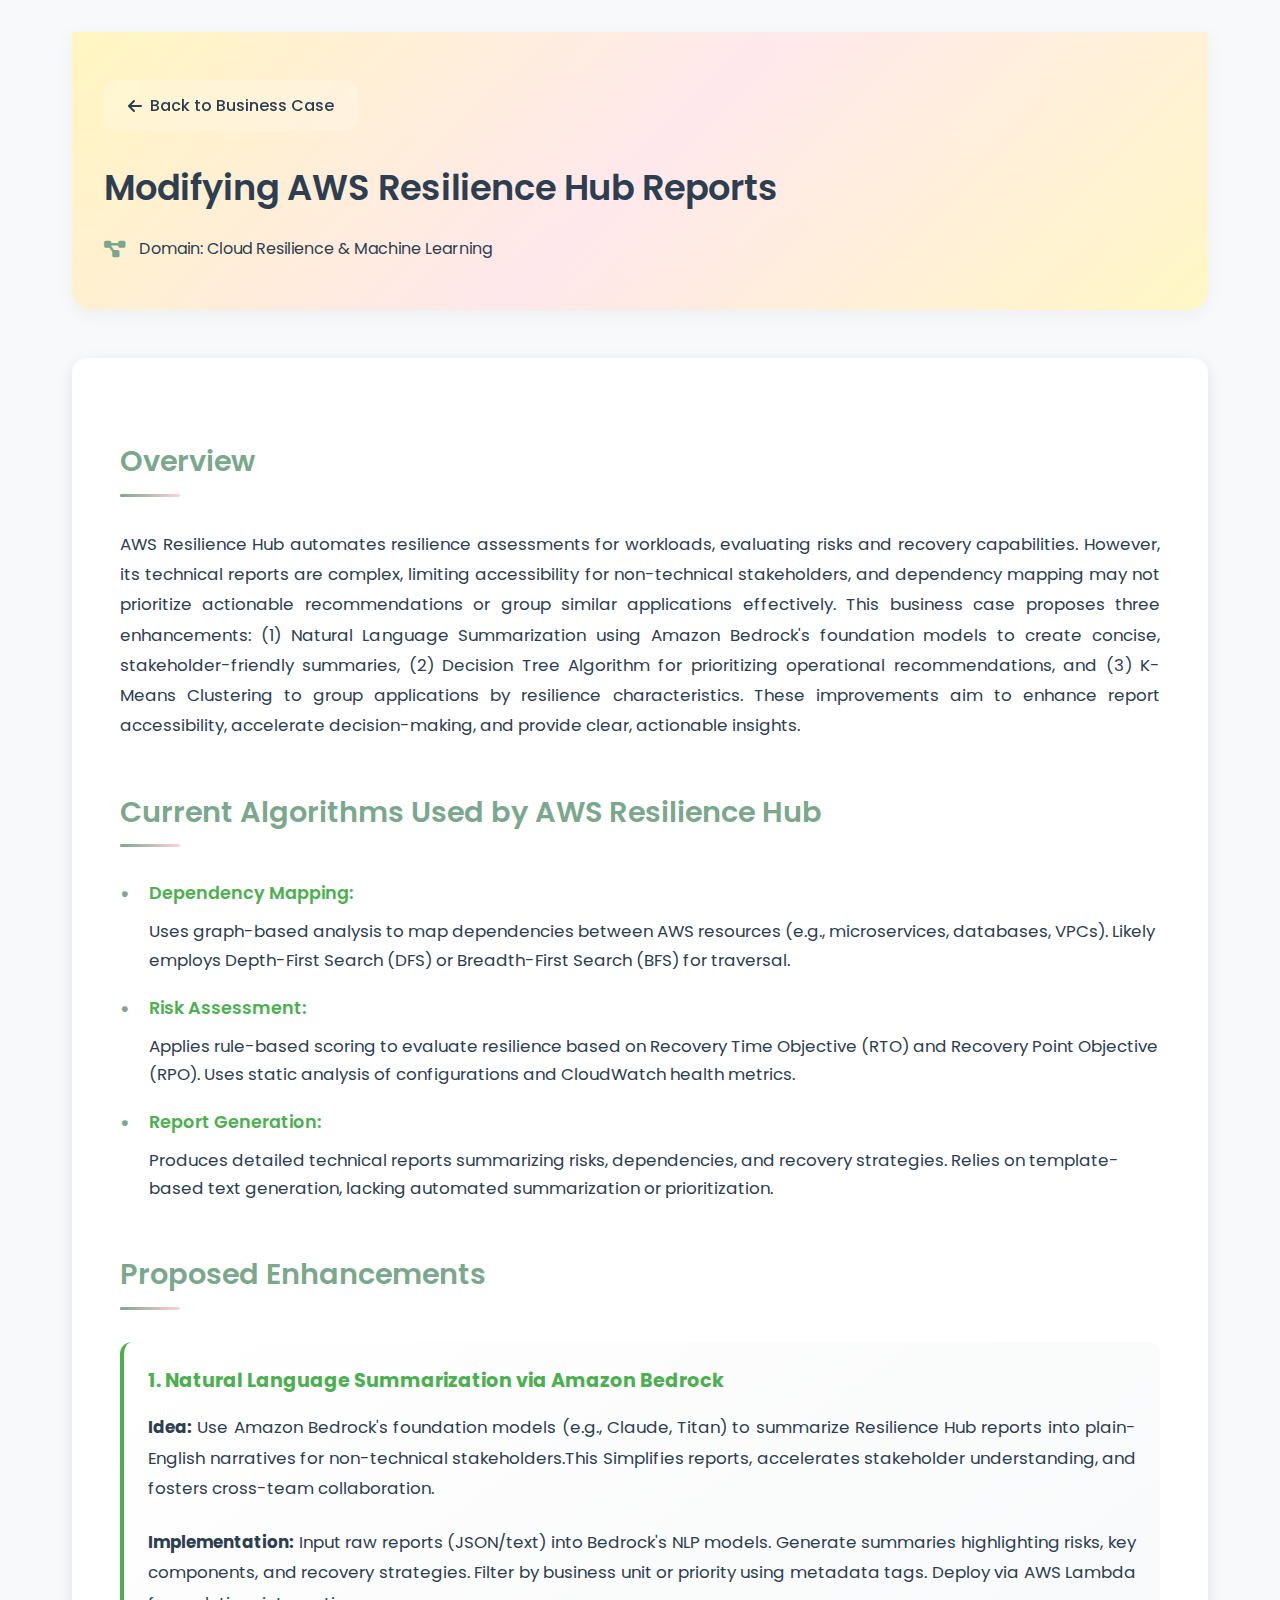
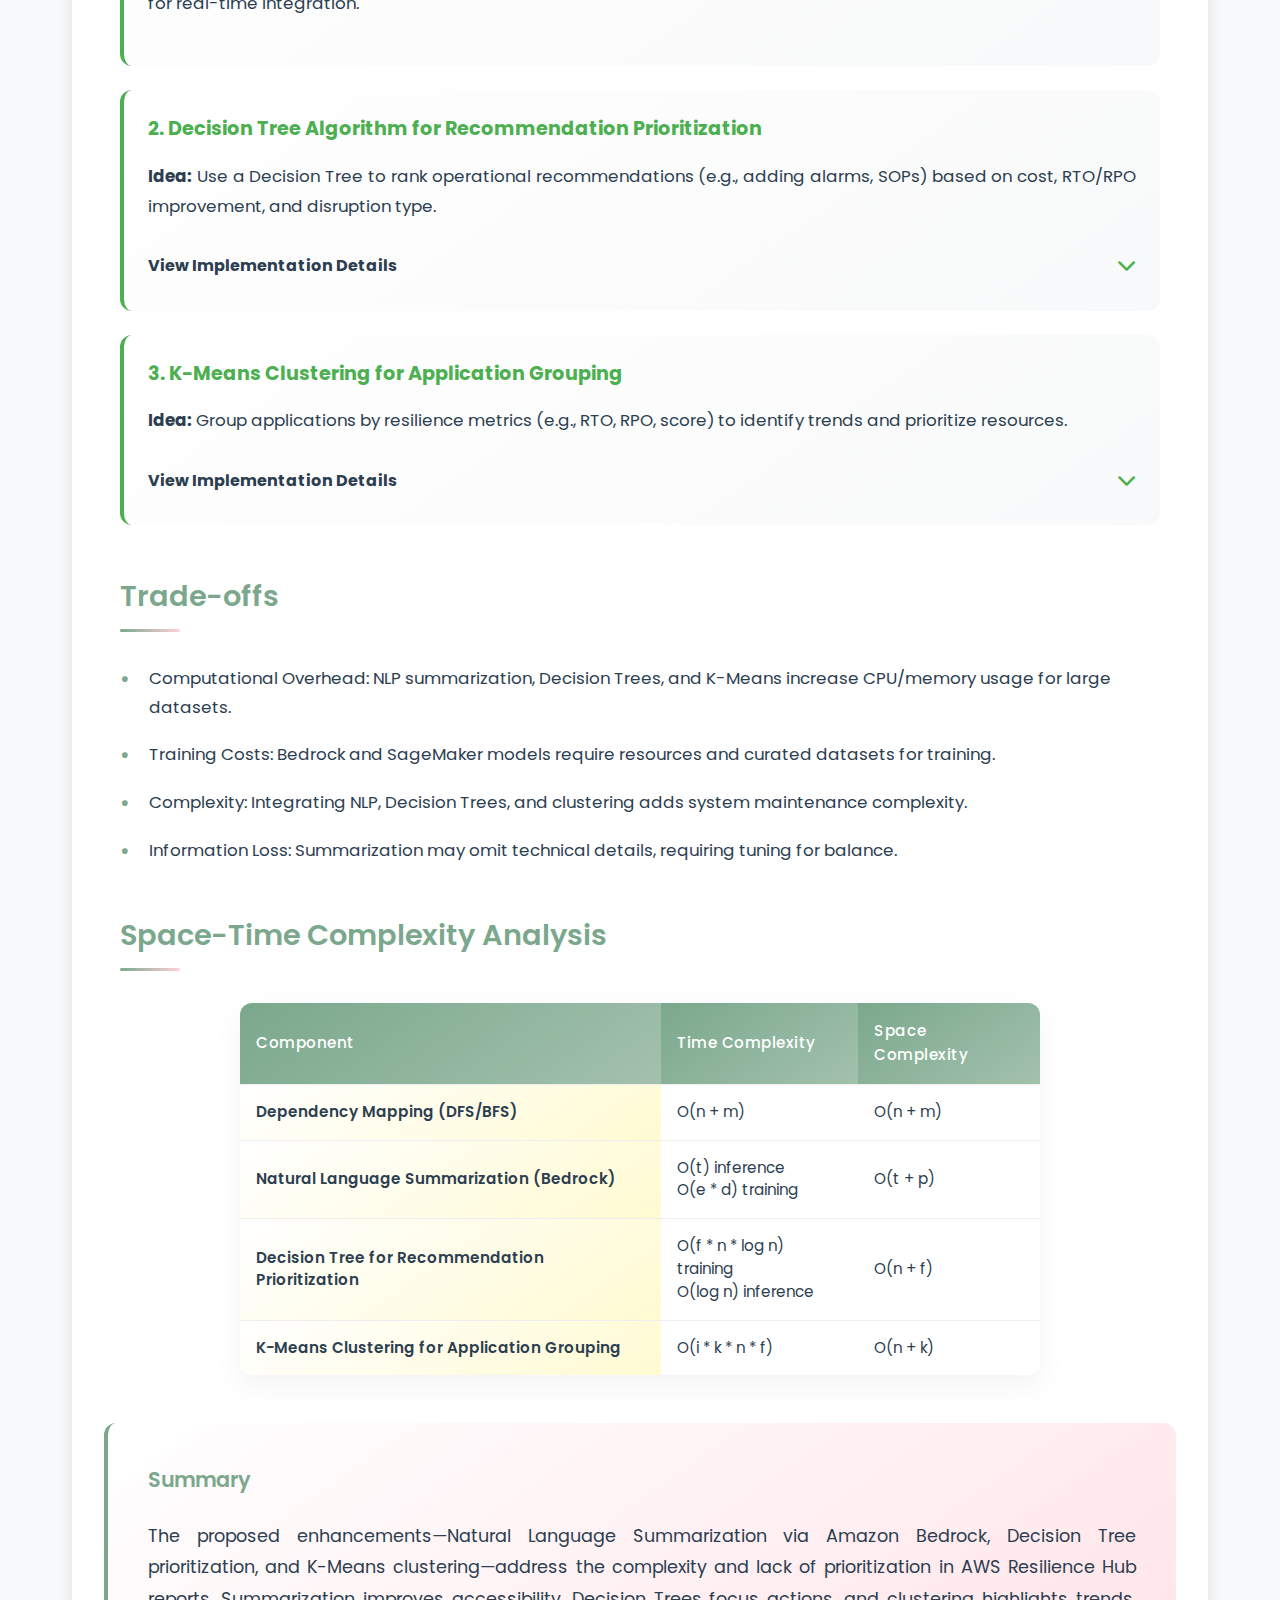
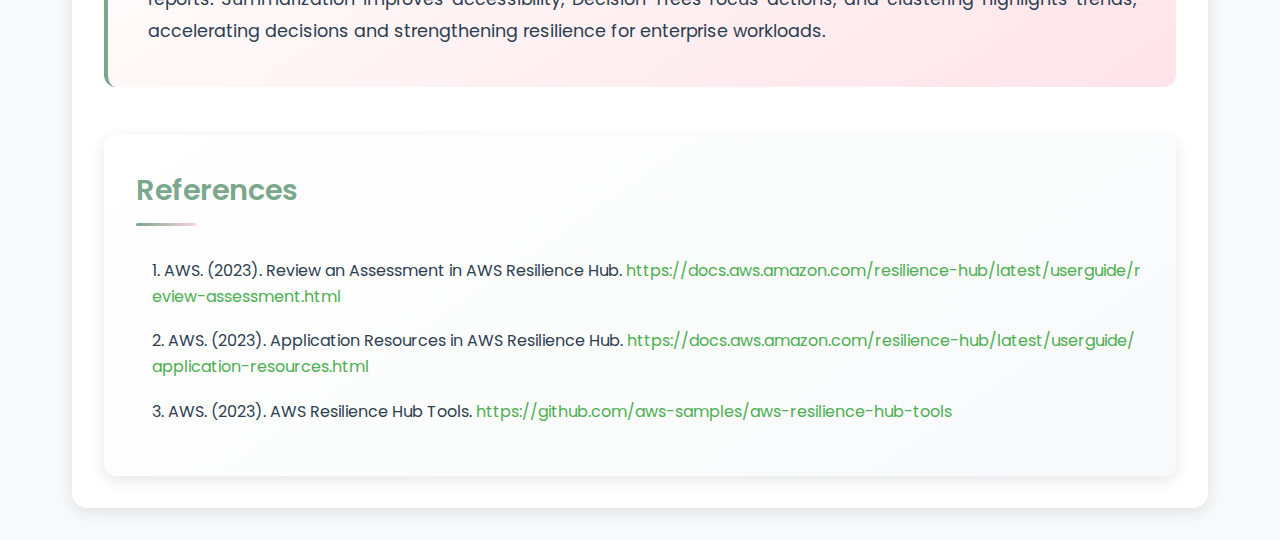
<file: bussCase/case5.html>
<!DOCTYPE html>
<html lang="en">
<head>
    <meta charset="UTF-8">
    <meta name="viewport" content="width=device-width, initial-scale=1.0">
    <title>Enhancing AWS Resilience Hub Reports with ML and Clustering - Business Case Analysis</title>
    <link rel="stylesheet" href="BCstyle.css">
    <link href="https://fonts.googleapis.com/css2?family=Poppins:wght@300;400;500;600;700&display=swap" rel="stylesheet">
    <link rel="stylesheet" href="https://cdnjs.cloudflare.com/ajax/libs/font-awesome/6.5.1/css/all.min.css">
</head>
<body>
    <div class="case-analysis-container">
        <header class="case-header">
            <nav class="back-nav">
                <a href="../index.html#srd5-business-case" class="back-button">
                    <i class="fas fa-arrow-left"></i>
                    Back to Business Case
                </a>
            </nav>
            <h1>Modifying AWS Resilience Hub Reports </h1>
            <div class="case-meta">
                <span class="meta-item">
                    <i class="fas fa-project-diagram"></i>
                    Domain: Cloud Resilience & Machine Learning
                </span>
            </div>
        </header>

        <main class="case-content">
            <section class="section">
                <h2 class="section-title">Overview</h2>
                <p class="content-text">
                    AWS Resilience Hub automates resilience assessments for workloads, evaluating risks and recovery capabilities. However, its technical reports are complex, limiting accessibility for non-technical stakeholders, and dependency mapping may not prioritize actionable recommendations or group similar applications effectively. This business case proposes three enhancements: (1) Natural Language Summarization using Amazon Bedrock's foundation models to create concise, stakeholder-friendly summaries, (2) Decision Tree Algorithm for prioritizing operational recommendations, and (3) K-Means Clustering to group applications by resilience characteristics. These improvements aim to enhance report accessibility, accelerate decision-making, and provide clear, actionable insights.
                </p>
            </section>

            <section class="section">
                <h2 class="section-title">Current Algorithms Used by AWS Resilience Hub</h2>
                <ul class="content-list">
                    <li><strong>Dependency Mapping:</strong> Uses graph-based analysis to map dependencies between AWS resources (e.g., microservices, databases, VPCs). Likely employs Depth-First Search (DFS) or Breadth-First Search (BFS) for traversal.</li>
                    <li><strong>Risk Assessment:</strong> Applies rule-based scoring to evaluate resilience based on Recovery Time Objective (RTO) and Recovery Point Objective (RPO). Uses static analysis of configurations and CloudWatch health metrics.</li>
                    <li><strong>Report Generation:</strong> Produces detailed technical reports summarizing risks, dependencies, and recovery strategies. Relies on template-based text generation, lacking automated summarization or prioritization.</li>
                </ul>
            </section>

            <section class="section">
                <h2 class="section-title">Proposed Enhancements</h2>
                <div class="enhancement-block">
                    <h3>1. Natural Language Summarization via Amazon Bedrock</h3>
                    <p class="content-text">
                        <strong>Idea:</strong> Use Amazon Bedrock's foundation models (e.g., Claude, Titan) to summarize Resilience Hub reports into plain-English narratives for non-technical stakeholders.This Simplifies reports, accelerates stakeholder understanding, and fosters cross-team collaboration.
                    </p>
                    <p class="content-text">
                        <strong>Implementation:</strong> Input raw reports (JSON/text) into Bedrock's NLP models. Generate summaries highlighting risks, key components, and recovery strategies. Filter by business unit or priority using metadata tags. Deploy via AWS Lambda for real-time integration.
                    </p>
                </div>
                <div class="enhancement-block">
                    <h3>2. Decision Tree Algorithm for Recommendation Prioritization</h3>
                    <p class="content-text">
                        <strong>Idea:</strong> Use a Decision Tree to rank operational recommendations (e.g., adding alarms, SOPs) based on cost, RTO/RPO improvement, and disruption type.
                    </p>
                    <div class="enhancement-header" onclick="toggleDetails(this)">
                        <h4>View Implementation Details</h4>
                        <i class="fas fa-chevron-down dropdown-icon"></i>
                    </div>
                    <div class="enhancement-content">
                        <div class="implementation-part">
                            <p class="implementation-description">
                                <strong>Implementation:</strong> Train a Decision Tree on historical assessment data with features like cost and RTO impact. Predict priority (e.g., High, Medium, Low) for new recommendations. Include ranked recommendations in reports to guide action. Deploy on SageMaker or Lambda for scalability.
                            </p>
                            <div style="text-align:center; margin: 1.5rem 0;">
                                <img src="../image/Descisiontree.png" alt="Decision Tree Diagram" style="max-width:420px;width:100%;height:auto;border-radius:16px;box-shadow:0 4px 18px rgba(0,0,0,0.08);background:#fff;object-fit:contain;">
                            </div>
                            <p class="assumptions-text">
                                <strong>Assumptions:</strong> The Decision Tree assumes static, labeled recommendation data with numerical features (cost, RTO improvement), categorical disruption types, and predefined priority classes. It uses historical assessments without real-time telemetry and ignores complex feature interactions.
                            </p>
                            <button class="view-code-btn" onclick="viewCode('decision-tree')">
                                <i class="fas fa-code"></i>
                                View Code
                            </button>
                            <a href="../algos/descisiontree.html" target="_blank" class="view-code-btn" style="margin-left: 10px; text-decoration: none; display: inline-block;">
                                <i class="fas fa-play"></i>
                                Watch Simulation
                            </a>
                        </div>
                    </div>
                </div>
                <div class="enhancement-block">
                    <h3>3. K-Means Clustering for Application Grouping</h3>
                    <p class="content-text">
                        <strong>Idea:</strong> Group applications by resilience metrics (e.g., RTO, RPO, score) to identify trends and prioritize resources.
                    </p>
                    <div class="enhancement-header" onclick="toggleDetails(this)">
                        <h4>View Implementation Details</h4>
                        <i class="fas fa-chevron-down dropdown-icon"></i>
                    </div>
                    <div class="enhancement-content">
                        <div class="implementation-part">
                            <p class="implementation-description">
                                <strong>Implementation:</strong> Apply K-Means to cluster applications based on numerical metrics. Label clusters (e.g., "low-resilience apps") for report insights. Visualize clusters in reports to highlight at-risk groups. Run on SageMaker for large-scale processing.
                            </p>
                            <div style="text-align:center; margin: 1.5rem 0;">
                                <img src="../image/kmeanscluster.png" alt="K-Means Clustering Plot" style="max-width:420px;width:100%;height:auto;border-radius:16px;box-shadow:0 4px 18px rgba(0,0,0,0.08);background:#fff;object-fit:contain;">
                            </div>
                            <p class="assumptions-text">
                                <strong>Assumptions:</strong> K-Means assumes numerical resilience metrics (RTO, RPO, score), a fixed number of clusters, and Euclidean distance for similarity. It uses static assessment data without real-time updates and assumes applications have comparable metrics.
                            </p>
                            <button class="view-code-btn" onclick="viewCode('kmeans')">
                                <i class="fas fa-code"></i>
                                View Code
                            </button>
                            <a href="../algos/cluster.html" target="_blank" class="view-code-btn" style="margin-left: 10px; text-decoration: none; display: inline-block;">
                                <i class="fas fa-play"></i>
                                Watch Simulation
                            </a>
                        </div>
                    </div>
                </div>
            </section>

            <section class="section">
                <h2 class="section-title">Trade-offs</h2>
                <ul class="content-list">
                    <li>Computational Overhead: NLP summarization, Decision Trees, and K-Means increase CPU/memory usage for large datasets.</li>
                    <li>Training Costs: Bedrock and SageMaker models require resources and curated datasets for training.</li>
                    <li>Complexity: Integrating NLP, Decision Trees, and clustering adds system maintenance complexity.</li>
                    <li>Information Loss: Summarization may omit technical details, requiring tuning for balance.</li>
                </ul>
            </section>

            <section class="section">
                <h2 class="section-title">Space-Time Complexity Analysis</h2>
                <div class="complexity-table-container">
                    <table class="complexity-table">
                        <thead>
                            <tr>
                                <th>Component</th>
                                <th>Time Complexity</th>
                                <th>Space Complexity</th>
                            </tr>
                        </thead>
                        <tbody>
                            <tr>
                                <td class="component-cell">Dependency Mapping (DFS/BFS)</td>
                                <td>O(n + m)</td>
                                <td>O(n + m)</td>
                            </tr>
                            <tr>
                                <td class="component-cell">Natural Language Summarization (Bedrock)</td>
                                <td>O(t) inference<br>O(e * d) training</td>
                                <td>O(t + p)</td>
                            </tr>
                            <tr>
                                <td class="component-cell">Decision Tree for Recommendation Prioritization</td>
                                <td>O(f * n * log n) training<br>O(log n) inference</td>
                                <td>O(n + f)</td>
                            </tr>
                            <tr>
                                <td class="component-cell">K-Means Clustering for Application Grouping</td>
                                <td>O(i * k * n * f)</td>
                                <td>O(n + k)</td>
                            </tr>
                        </tbody>
                    </table>
                </div>
            </section>

            <div class="complexity-summary">
                <h3>Summary</h3>
                <p class="summary-text">
                    The proposed enhancements—Natural Language Summarization via Amazon Bedrock, Decision Tree prioritization, and K-Means clustering—address the complexity and lack of prioritization in AWS Resilience Hub reports. Summarization improves accessibility, Decision Trees focus actions, and clustering highlights trends, accelerating decisions and strengthening resilience for enterprise workloads.
                </p>
            </div>

            <div class="citations-section">
                <h2 class="section-title">References</h2>
                <ol class="citations-list">
                    <li>AWS. (2023). Review an Assessment in AWS Resilience Hub. <a href="https://docs.aws.amazon.com/resilience-hub/latest/userguide/review-assessment.html" target="_blank">https://docs.aws.amazon.com/resilience-hub/latest/userguide/review-assessment.html</a></li>
                    <li>AWS. (2023). Application Resources in AWS Resilience Hub. <a href="https://docs.aws.amazon.com/resilience-hub/latest/userguide/application-resources.html" target="_blank">https://docs.aws.amazon.com/resilience-hub/latest/userguide/application-resources.html</a></li>
                    <li>AWS. (2023). AWS Resilience Hub Tools. <a href="https://github.com/aws-samples/aws-resilience-hub-tools" target="_blank">https://github.com/aws-samples/aws-resilience-hub-tools</a></li>
                </ol>
            </div>
        </main>
    </div>

    <div id="codeModal" class="code-modal">
        <div class="code-modal-content">
            <div class="code-modal-header">
                <h3 id="modalTitle">Code Implementation</h3>
                <button class="close-modal" onclick="closeCodeModal()">&times;</button>
            </div>
            <div class="code-modal-body">
                <pre><code class="python" id="modalCode"></code></pre>
            </div>
        </div>
    </div>

    <script>
    function toggleDetails(element) {
        const content = element.nextElementSibling;
        const icon = element.querySelector('.dropdown-icon');
        content.classList.toggle('show');
        icon.classList.toggle('rotate');
    }

    const codeImplementations = {
        'decision-tree': {
            title: 'Decision Tree for Recommendation Prioritization',
            code: `from sklearn.tree import DecisionTreeClassifier\nfrom sklearn.preprocessing import LabelEncoder\nimport pandas as pd\n\n# Sample Data for Recommendations\ndata = {\n    'recommendation': ['Add Alarm', 'Create SOP', 'Run FIS Test'],\n    'cost': [10, 20, 30],\n    'rto_improvement': [0.5, 0.3, 0.7],\n    'disruption_type': ['AZ', 'Region', 'Infra'],\n    'priority': ['High', 'Medium', 'High']\n}\ndf = pd.DataFrame(data)\n\n# Encode Categorical Features\nle_disruption = LabelEncoder()\nle_priority = LabelEncoder()\ndf['disruption_type'] = le_disruption.fit_transform(df['disruption_type'])\ndf['priority'] = le_priority.fit_transform(df['priority'])\n\n# Features and Target\nX = df[['cost', 'rto_improvement', 'disruption_type']]\ny = df['priority']\n\n# Train Decision Tree\nclf = DecisionTreeClassifier(random_state=42)\nclf.fit(X, y)\n\n# Predict Priority for New Recommendation\nnew_rec = [[15, 0.4, le_disruption.transform(['AZ'])[0]]]\npriority = le_priority.inverse_transform(clf.predict(new_rec))[0]\nprint(f"Predicted Priority: {priority}")`
        },
        'kmeans': {
            title: 'K-Means Clustering for Application Grouping',
            code: `from sklearn.cluster import KMeans\nimport pandas as pd\n\n# Sample data: applications with resilience metrics\ndata = {\n    'app': ['App1', 'App2', 'App3', 'App4'],\n    'rto': [60, 120, 65, 130],\n    'rpo': [30, 60, 35, 70],\n    'resilience_score': [40, 20, 45, 25]\n}\ndf = pd.DataFrame(data)\n\n# Features for clustering\nX = df[['rto', 'rpo', 'resilience_score']]\n\n# Apply K-Means\nkmeans = KMeans(n_clusters=2, random_state=42)\ndf['cluster'] = kmeans.fit_predict(X)\n\n# Output clusters\nprint(df[['app', 'cluster']])`
        }
    };

    function viewCode(implementationType) {
        const modal = document.getElementById('codeModal');
        const modalTitle = document.getElementById('modalTitle');
        const modalCode = document.getElementById('modalCode');
        
        if (codeImplementations[implementationType]) {
            modalTitle.textContent = codeImplementations[implementationType].title;
            modalCode.textContent = codeImplementations[implementationType].code;
            modal.style.display = 'block';
        }
    }

    function closeCodeModal() {
        const modal = document.getElementById('codeModal');
        modal.style.display = 'none';
    }

    // Close modal when clicking outside
    window.onclick = function(event) {
        const modal = document.getElementById('codeModal');
        if (event.target === modal) {
            modal.style.display = 'none';
        }
    }
    </script>
</body>
</html>
</file>
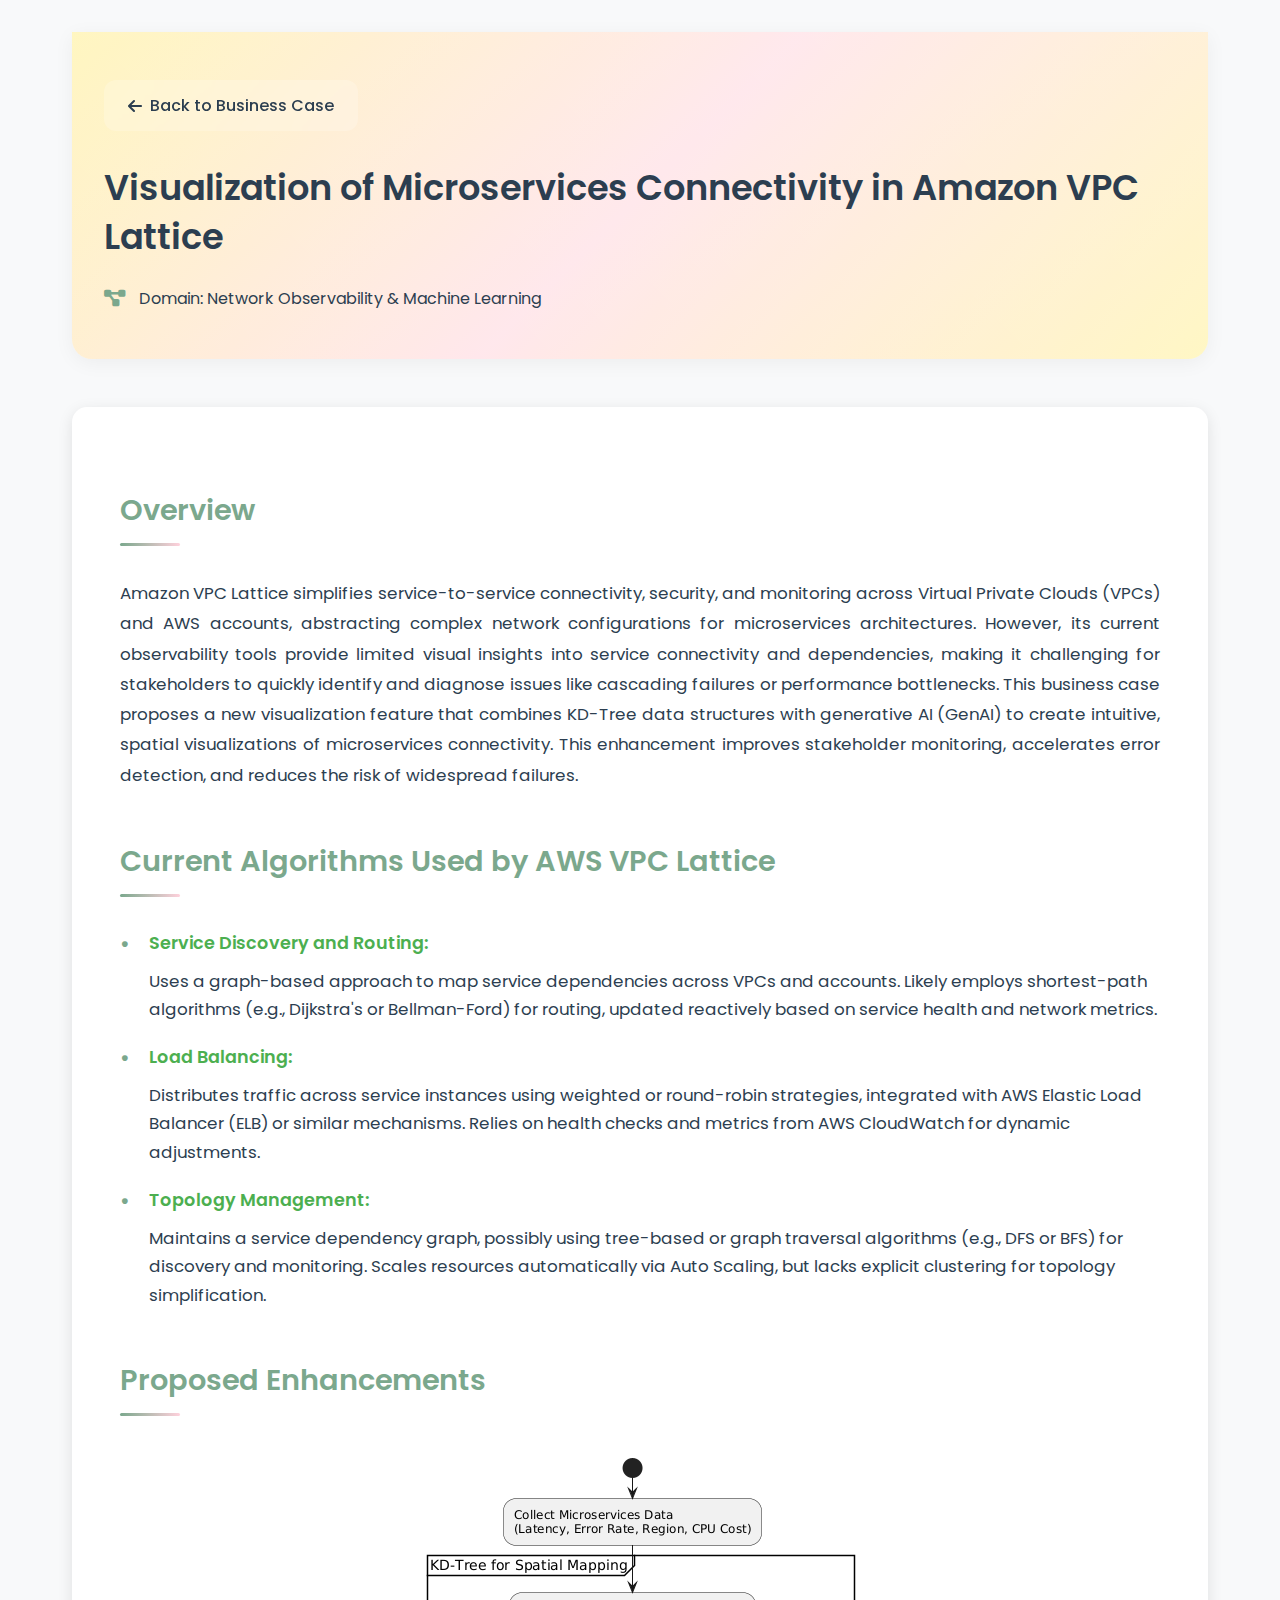
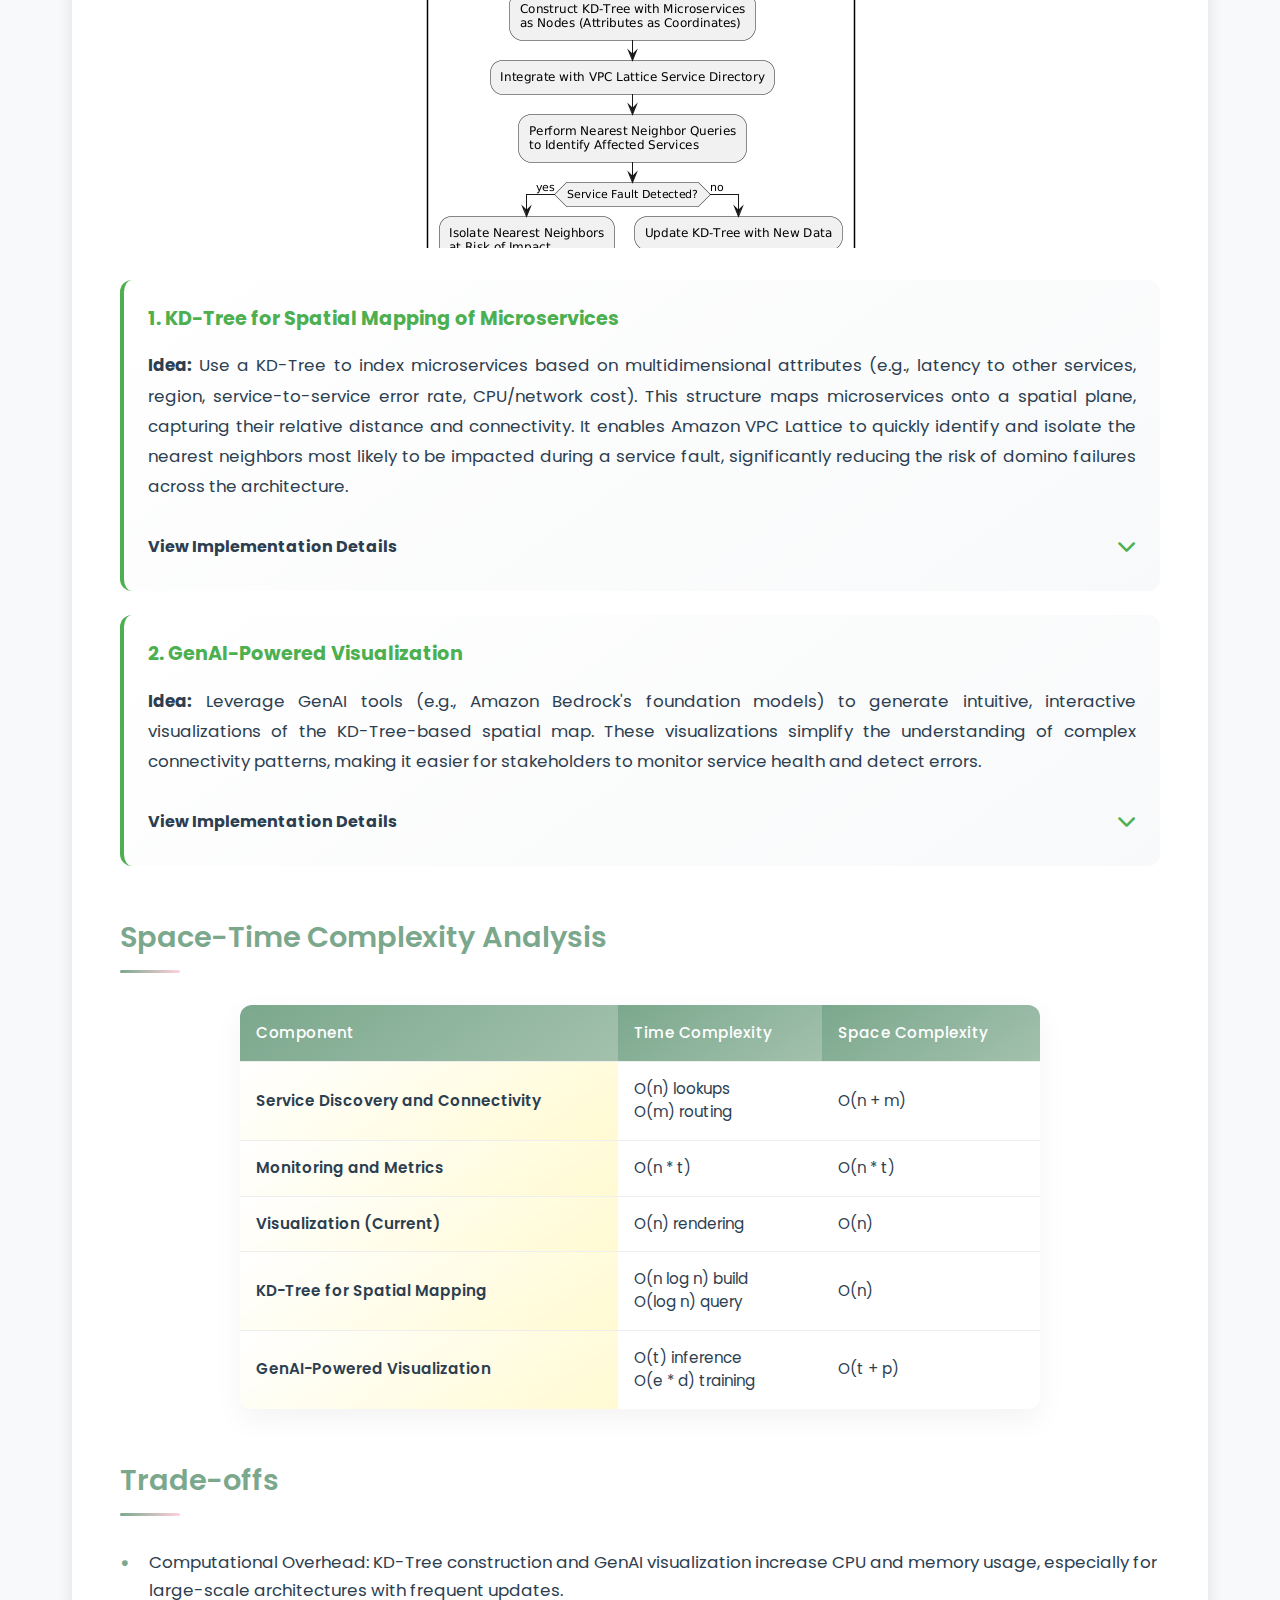
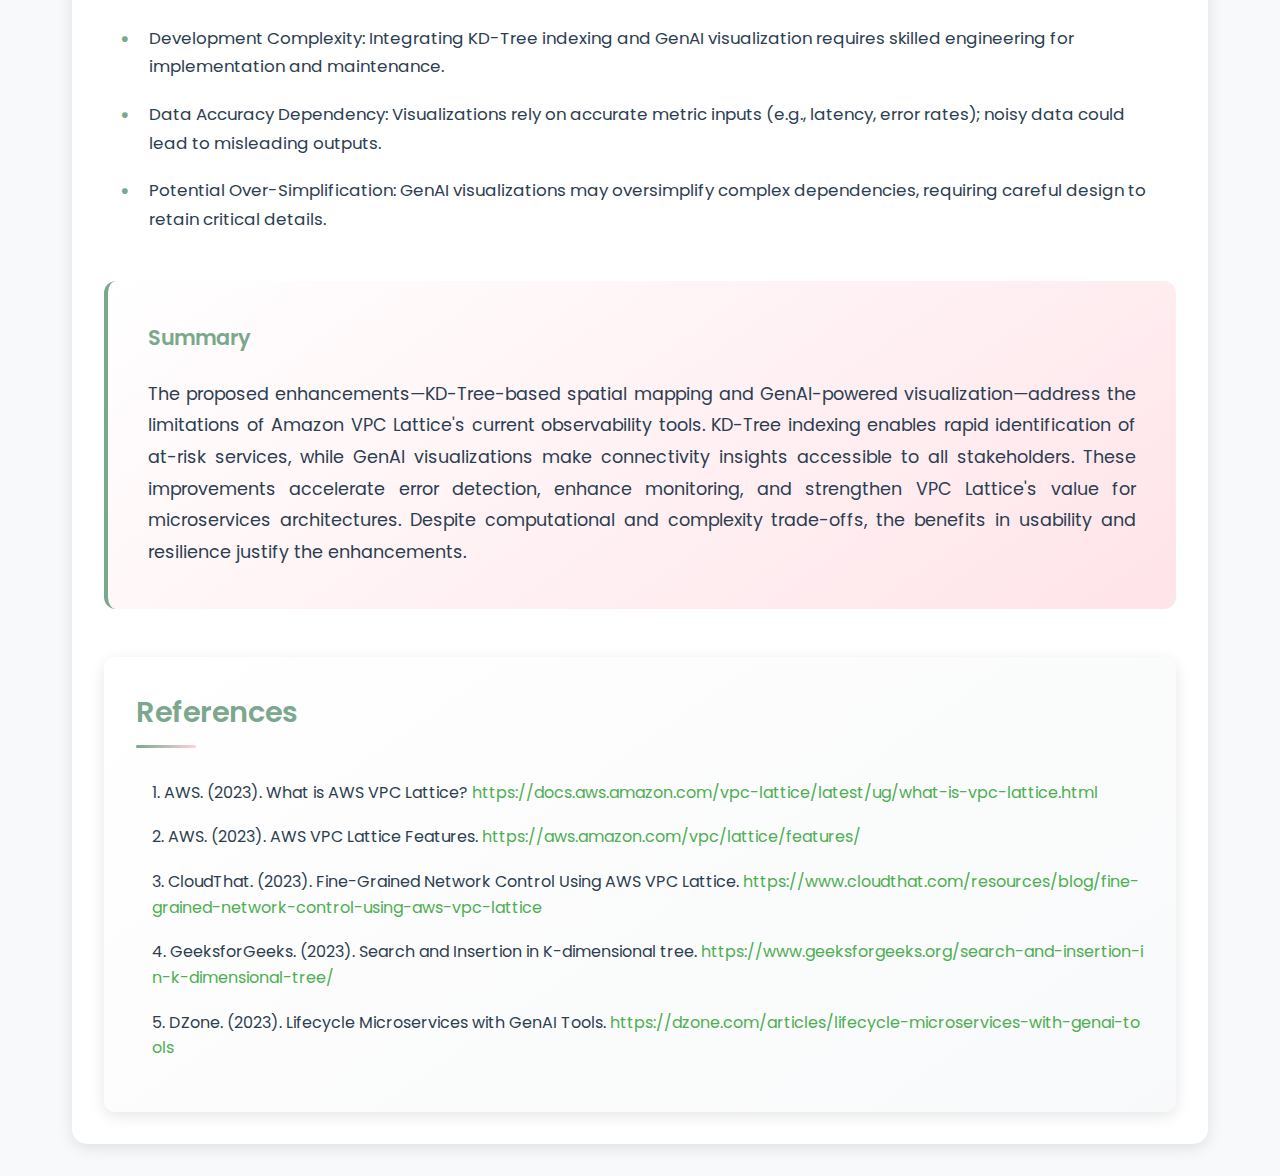
<file: bussCase/case6.html>
<!DOCTYPE html>
<html lang="en">
<head>
    <meta charset="UTF-8">
    <meta name="viewport" content="width=device-width, initial-scale=1.0">
    <title>Visualization of Microservices Connectivity in Amazon VPC Lattice - Business Case Analysis</title>
    <link rel="stylesheet" href="BCstyle.css">
    <link href="https://fonts.googleapis.com/css2?family=Poppins:wght@300;400;500;600;700&display=swap" rel="stylesheet">
    <link rel="stylesheet" href="https://cdnjs.cloudflare.com/ajax/libs/font-awesome/6.5.1/css/all.min.css">
</head>
<body>
    <div class="case-analysis-container">
        <header class="case-header">
            <nav class="back-nav">
                <a href="../index.html#srd6-business-case" class="back-button">
                    <i class="fas fa-arrow-left"></i>
                    Back to Business Case
                </a>
            </nav>
            <h1>Visualization of Microservices Connectivity in Amazon VPC Lattice</h1>
            <div class="case-meta">
                <span class="meta-item">
                    <i class="fas fa-project-diagram"></i>
                    Domain: Network Observability & Machine Learning
                </span>
            </div>
        </header>

        <main class="case-content">
            <section class="section">
                <h2 class="section-title">Overview</h2>
                <p class="content-text">
                    Amazon VPC Lattice simplifies service-to-service connectivity, security, and monitoring across Virtual Private Clouds (VPCs) and AWS accounts, abstracting complex network configurations for microservices architectures. However, its current observability tools provide limited visual insights into service connectivity and dependencies, making it challenging for stakeholders to quickly identify and diagnose issues like cascading failures or performance bottlenecks. This business case proposes a new visualization feature that combines KD-Tree data structures with generative AI (GenAI) to create intuitive, spatial visualizations of microservices connectivity. This enhancement improves stakeholder monitoring, accelerates error detection, and reduces the risk of widespread failures.
                </p>
            </section>

            <section class="section">
                <h2 class="section-title">Current Algorithms Used by AWS VPC Lattice</h2>
                <ul class="content-list">
                    <li>
                        <strong>Service Discovery and Routing:</strong>
                        Uses a graph-based approach to map service dependencies across VPCs and accounts. Likely employs shortest-path algorithms (e.g., Dijkstra's or Bellman-Ford) for routing, updated reactively based on service health and network metrics.
                    </li>
                    <li>
                        <strong>Load Balancing:</strong>
                        Distributes traffic across service instances using weighted or round-robin strategies, integrated with AWS Elastic Load Balancer (ELB) or similar mechanisms. Relies on health checks and metrics from AWS CloudWatch for dynamic adjustments.
                    </li>
                    <li>
                        <strong>Topology Management:</strong>
                        Maintains a service dependency graph, possibly using tree-based or graph traversal algorithms (e.g., DFS or BFS) for discovery and monitoring. Scales resources automatically via Auto Scaling, but lacks explicit clustering for topology simplification.
                    </li>
                </ul>
            </section>

            <section class="section">
                <h2 class="section-title">Proposed Enhancements</h2>
                <div style="text-align: center; margin-top: 1rem;">
                    <!-- <h3>Flowchart</h3> -->
                    <div style="max-height: 400px; overflow-y: auto; border: 1px solid var(--border-light); border-radius: 8px; display: inline-block;">
                        <img src="../image/flow6.png" alt="flowchart" style="max-width: 300%; height: auto; display: block;">
                    </div>
                </div>
                <div class="enhancement-block">
                    <h3>1. KD-Tree for Spatial Mapping of Microservices</h3>
                    <p class="content-text">
                        <strong>Idea:</strong> Use a KD-Tree to index microservices based on multidimensional attributes (e.g., latency to other services, region, service-to-service error rate, CPU/network cost). This structure maps microservices onto a spatial plane, capturing their relative distance and connectivity. It enables Amazon VPC Lattice to quickly identify and isolate the nearest neighbors most likely to be impacted during a service fault, significantly reducing the risk of domino failures across the architecture.
                    </p>
                    <div class="enhancement-header" onclick="toggleDetails(this)">
                        <h4>View Implementation Details</h4>
                        <i class="fas fa-chevron-down dropdown-icon"></i>
                    </div>
                    <div class="enhancement-content">
                        <div class="implementation-part">
                            <p class="implementation-description">
                                <strong>Implementation:</strong> Construct a KD-Tree where each node represents a microservice, with attributes as coordinates (e.g., latency, error rate, region encoded as numerical values).
                                <ul>
                                    <li>Perform efficient nearest neighbor queries to identify services most affected by a fault or performance spike.</li>
                                    <li>Integrate with VPC Lattice's service directory to dynamically update the KD-Tree as services scale or configurations change.</li>
                                    <li>Deploy via AWS Lambda for real-time indexing and querying, triggered by CloudWatch events or service updates.</li>
                                </ul>
                            </p>
                            <div style="text-align: center; margin: 1.5rem 0;">
                                <img src="../image/kdtree.png" alt="KD-Tree for Spatial Mapping" style="max-width: 450px; width: 100%; height: auto; border-radius: 16px; box-shadow: 0 4px 18px rgba(0,0,0,0.08); background: #fff; object-fit: contain;" />
                            </div>
                            <br>
                            <p class="assumptions-text">
                                <strong>Assumptions:</strong> Microservices have attributes (latency, error rate, region, CPU cost) as numerical coordinates. Dynamic updates handled via AWS Lambda. KD-Tree balances for efficient queries.
                            </p>
                            <button class="view-code-btn" onclick="viewCode('kdtree')">
                                <i class="fas fa-code"></i>
                                View Code
                            </button>
                            <a href="../algos/kdtree.html" target="_blank" class="view-code-btn" style="margin-left: 10px; text-decoration: none; display: inline-block;">
                                <i class="fas fa-play"></i>
                                Watch Simulation
                            </a>
                        </div>
                    </div>
                </div>
                <div class="enhancement-block">
                    <h3>2. GenAI-Powered Visualization</h3>
                    <p class="content-text">
                        <strong>Idea:</strong> Leverage GenAI tools (e.g., Amazon Bedrock's foundation models) to generate intuitive, interactive visualizations of the KD-Tree-based spatial map. These visualizations simplify the understanding of complex connectivity patterns, making it easier for stakeholders to monitor service health and detect errors.
                    </p>
                    <div class="enhancement-header" onclick="toggleDetails(this)">
                        <h4>View Implementation Details</h4>
                        <i class="fas fa-chevron-down dropdown-icon"></i>
                    </div>
                    <div class="enhancement-content">
                        <div class="implementation-part">
                            <p class="implementation-description">
                                <ul class="implementation-description">
                                    <strong>Implementation:</strong> Extract spatial information from the KD-Tree (e.g., service clusters, critical connections, fault propagation paths).
                                    <li>Feed this data into a GenAI model to produce dynamic 2D/3D visualizations, such as network graphs or heatmaps, highlighting high-risk services or bottlenecks.</li>
                                    <li>Enable customization (e.g., filter by region, error rate, or latency) for stakeholder-specific views.</li>
                                    <li>Host visualizations on a web interface using Amazon API Gateway and AWS Amplify, integrated with VPC Lattice dashboards.</li>
                                </ul>
                            </p>
                        </div>
                    </div>
                </div>
            </section>

            <section class="section">
                <h2 class="section-title">Space-Time Complexity Analysis</h2>
                <div class="complexity-table-container">
                    <table class="complexity-table">
                        <thead>
                            <tr>
                                <th>Component</th>
                                <th>Time Complexity</th>
                                <th>Space Complexity</th>
                            </tr>
                        </thead>
                        <tbody>
                            <tr>
                                <td class="component-cell">Service Discovery and Connectivity</td>
                                <td>O(n) lookups<br>O(m) routing</td>
                                <td>O(n + m)</td>
                            </tr>
                            <tr>
                                <td class="component-cell">Monitoring and Metrics</td>
                                <td>O(n * t)</td>
                                <td>O(n * t)</td>
                            </tr>
                            <tr>
                                <td class="component-cell">Visualization (Current)</td>
                                <td>O(n) rendering</td>
                                <td>O(n)</td>
                            </tr>
                             <tr>
                                <td class="component-cell">KD-Tree for Spatial Mapping</td>
                                <td>O(n log n) build<br>O(log n) query</td>
                                <td>O(n)</td>
                            </tr>
                            <tr>
                                <td class="component-cell">GenAI-Powered Visualization</td>
                                <td>O(t) inference<br>O(e * d) training</td>
                                <td>O(t + p)</td>
                            </tr>
                        </tbody>
                    </table>
                </div>
            </section>

            <section class="section">
                <h2 class="section-title">Trade-offs</h2>
                <ul class="content-list">
                    <li>Computational Overhead: KD-Tree construction and GenAI visualization increase CPU and memory usage, especially for large-scale architectures with frequent updates.</li>
                    <li>Development Complexity: Integrating KD-Tree indexing and GenAI visualization requires skilled engineering for implementation and maintenance.</li>
                    <li>Data Accuracy Dependency: Visualizations rely on accurate metric inputs (e.g., latency, error rates); noisy data could lead to misleading outputs.</li>
                    <li>Potential Over-Simplification: GenAI visualizations may oversimplify complex dependencies, requiring careful design to retain critical details.</li>
                </ul>
            </section>

            <div class="complexity-summary">
                <h3>Summary</h3>
                <p class="summary-text">
                    The proposed enhancements—KD-Tree-based spatial mapping and GenAI-powered visualization—address the limitations of Amazon VPC Lattice's current observability tools. KD-Tree indexing enables rapid identification of at-risk services, while GenAI visualizations make connectivity insights accessible to all stakeholders. These improvements accelerate error detection, enhance monitoring, and strengthen VPC Lattice's value for microservices architectures. Despite computational and complexity trade-offs, the benefits in usability and resilience justify the enhancements.
                </p>
            </div>

            <div class="citations-section">
                <h2 class="section-title">References</h2>
                <ol class="citations-list">
                    <li>AWS. (2023). What is AWS VPC Lattice? <a href="https://docs.aws.amazon.com/vpc-lattice/latest/ug/what-is-vpc-lattice.html" target="_blank">https://docs.aws.amazon.com/vpc-lattice/latest/ug/what-is-vpc-lattice.html</a></li>
                    <li>AWS. (2023). AWS VPC Lattice Features. <a href="https://aws.amazon.com/vpc/lattice/features/" target="_blank">https://aws.amazon.com/vpc/lattice/features/</a></li>
                    <li>CloudThat. (2023). Fine-Grained Network Control Using AWS VPC Lattice. <a href="https://www.cloudthat.com/resources/blog/fine-grained-network-control-using-aws-vpc-lattice" target="_blank">https://www.cloudthat.com/resources/blog/fine-grained-network-control-using-aws-vpc-lattice</a></li>
                    <li>GeeksforGeeks. (2023). Search and Insertion in K-dimensional tree. <a href="https://www.geeksforgeeks.org/search-and-insertion-in-k-dimensional-tree/" target="_blank">https://www.geeksforgeeks.org/search-and-insertion-in-k-dimensional-tree/</a></li>
                    <li>DZone. (2023). Lifecycle Microservices with GenAI Tools. <a href="https://dzone.com/articles/lifecycle-microservices-with-genai-tools" target="_blank">https://dzone.com/articles/lifecycle-microservices-with-genai-tools</a></li>
                </ol>
            </div>
        </main>
    </div>

    <div id="codeModal" class="code-modal">
        <div class="code-modal-content">
            <div class="code-modal-header">
                <h3 id="modalTitle">Code Implementation</h3>
                <button class="close-modal" onclick="closeCodeModal()">&times;</button>
            </div>
            <div class="code-modal-body">
                <pre><code class="python" id="modalCode"></code></pre>
            </div>
        </div>
    </div>

    <script>
    function toggleDetails(element) {
        const content = element.nextElementSibling;
        const icon = element.querySelector('.dropdown-icon');
        content.classList.toggle('show');
        icon.classList.toggle('rotate');
    }

    const codeImplementations = {
        'kdtree': {
            title: 'KD-Tree Implementation for Spatial Mapping',
            code: `from scipy.spatial import KDTree\nimport numpy as np\n\n# Microservices data: [latency, error_rate, region, cpu_cost]\n# Example data (replace with actual data)\nservices = np.array([[0.1, 0.05, 1, 0.2], [0.2, 0.1, 2, 0.3], [0.15, 0.07, 1, 0.25], [0.3, 0.2, 1, 0.4], [0.25, 0.12, 2, 0.35]])\n\n# Build KD-Tree\nkdtree = KDTree(services)\n\n# Query nearest neighbors for a service (e.g., service at index 0)\nquery_point = services[0] # Or any other point like np.array([0.15, 0.07, 1, 0.25])\ndistances, indices = kdtree.query(query_point, k=5) # k = number of nearest neighbors\n\nprint("Query point (Service 0 attributes):", query_point)\nprint("Distances to nearest neighbors:", distances)\nprint("Indices of nearest neighbors:", indices)\nprint("Nearest neighbors attributes:", services[indices])\n\n# Lambda handler for dynamic updates (Illustrative - requires proper AWS setup)\nimport json\n\ndef lambda_handler(event, context):\n    try:\n        # Assuming event body contains attributes for a new service\n        new_service_attributes = np.array(json.loads(event['body'])['attributes'])\n        \n        global services, kdtree # Note: Using globals in Lambda this way is generally not recommended for production due to cold starts/state management.\n        # In a real scenario, you'd load/save the tree or data persistently (e.g., S3, DynamoDB) and rebuild/update.\n\n        # Append new service and rebuild KD-Tree (simplified)\n        services = np.vstack([services, new_service_attributes])\n        kdtree = KDTree(services) # Rebuilding the tree on each update is inefficient for large datasets; incremental updates are complex for KD-Trees.\n                                 # A production system might use a different data structure or a batched update process.\n\n        return {\n            'statusCode': 200,\n            'body': json.dumps({'message': 'KD-Tree potentially updated (simplified process)', 'new_service_attributes': new_service_attributes.tolist()})\n        }\n    except Exception as e:\n        return {\n            'statusCode': 500,\n            'body': json.dumps({'message': 'Error updating KD-Tree', 'error': str(e)})
        }`
        }
    };

    function viewCode(implementationType) {
        const modal = document.getElementById('codeModal');
        const modalTitle = document.getElementById('modalTitle');
        const modalCode = document.getElementById('modalCode');
        
        if (codeImplementations[implementationType]) {
            modalTitle.textContent = codeImplementations[implementationType].title;
            modalCode.textContent = codeImplementations[implementationType].code;
            modal.style.display = 'block';
        }
    }

    function closeCodeModal() {
        const modal = document.getElementById('codeModal');
        modal.style.display = 'none';
    }

    // Close modal when clicking outside
    window.onclick = function(event) {
        const modal = document.getElementById('codeModal');
        if (event.target === modal) {
            modal.style.display = 'none';
        }
    }
    </script>
</body>
</html>
</file>
<file: bussCase/BCstyle.css>
/* Base Styles */
:root {
    --primary-color: #4CAF50;
    --secondary-color: #FFE082;
    --text-dark: #2C3E50;
    --text-light: #666666;
    --background-light: #f8f9fa;
    --white: #ffffff;
    --shadow: 0 4px 15px rgba(0, 0, 0, 0.1);
    --muted-green: #7BA88D;
    --light-green: #A3C1AD;
    --pastel-yellow: #FFF5B8;
    --light-pastel-yellow: #FFFAD1;
    --baby-pink: #FFD1DC;
    --light-baby-pink: #FFE4E9;
}

* {
    margin: 0;
    padding: 0;
    box-sizing: border-box;
}

body {
    font-family: 'Poppins', sans-serif;
    line-height: 1.6;
    color: var(--text-dark);
    background: var(--background-light);
}

/* Container */
.case-analysis-container {
    max-width: 1200px;
    margin: 0 auto;
    padding: 2rem;
}

/* Header Styles */
.case-header {
    background: linear-gradient(135deg, 
        var(--pastel-yellow) 0%,
        var(--light-baby-pink) 50%,
        var(--pastel-yellow) 100%
    );
    padding: 3rem 2rem;
    border-radius: 0 0 20px 20px;
    box-shadow: 0 4px 20px rgba(0, 0, 0, 0.05);
    margin-bottom: 3rem;
    position: relative;
    overflow: hidden;
}

.case-header::before {
    content: '';
    position: absolute;
    top: 0;
    left: 0;
    right: 0;
    bottom: 0;
    background: linear-gradient(45deg,
        rgba(255, 255, 255, 0.1) 0%,
        rgba(255, 255, 255, 0.2) 100%
    );
    z-index: 1;
}

.case-header h1 {
    color: var(--text-dark);
    font-size: 2.2rem;
    font-weight: 600;
    margin-bottom: 1.5rem;
    position: relative;
    z-index: 2;
    line-height: 1.4;
}

.case-meta {
    display: flex;
    gap: 2rem;
    position: relative;
    z-index: 2;
}

.meta-item {
    display: flex;
    align-items: center;
    gap: 0.8rem;
    color: var(--text-dark);
    font-size: 1rem;
}

.meta-item i {
    color: var(--muted-green);
    font-size: 1.2rem;
}

.back-nav {
    margin-bottom: 2rem;
    position: relative;
    z-index: 2;
}

.back-button {
    display: inline-flex;
    align-items: center;
    gap: 0.5rem;
    color: var(--text-dark);
    text-decoration: none;
    font-weight: 500;
    padding: 0.8rem 1.5rem;
    background: rgba(255, 255, 255, 0.2);
    border-radius: 12px;
    backdrop-filter: blur(5px);
    transition: all 0.3s ease;
}

.back-button:hover {
    background: rgba(255, 255, 255, 0.3);
    transform: translateX(-5px);
}

.back-button i {
    transition: transform 0.3s ease;
}

.back-button:hover i {
    transform: translateX(-3px);
}

/* Responsive Design */
@media (max-width: 768px) {
    .case-header {
        padding: 2rem 1.5rem;
    }

    .case-header h1 {
        font-size: 1.8rem;
    }

    .case-meta {
        flex-direction: column;
        gap: 1rem;
    }

    .meta-item {
        font-size: 0.95rem;
    }
}

@media (max-width: 480px) {
    .case-header h1 {
        font-size: 1.5rem;
    }

    .back-button {
        padding: 0.6rem 1.2rem;
        font-size: 0.95rem;
    }
}

/* Content Styles */
.case-content {
    background: var(--white);
    padding: 2rem;
    border-radius: 15px;
    box-shadow: var(--shadow);
}

/* Additional Styles for Business Case */
.subsection-title {
    font-size: 1.4rem;
    color: var(--text-dark);
    margin: 1.5rem 0 1rem;
    font-weight: 600;
}

.enhancement-block {
    background: linear-gradient(145deg, #ffffff, var(--background-light));
    padding: 1.5rem;
    border-radius: 12px;
    margin: 1.5rem 0;
    border-left: 4px solid var(--primary-color);
}

.enhancement-block h3 {
    color: var(--primary-color);
    margin-bottom: 1rem;
    font-size: 1.2rem;
}

.impact-block, .trade-off-block {
    background: var(--white);
    padding: 1.5rem;
    border-radius: 12px;
    margin: 1.5rem 0;
    box-shadow: var(--shadow);
}

.impact-block h3, .trade-off-block h3 {
    color: var(--text-dark);
    margin-bottom: 1rem;
    font-size: 1.2rem;
    position: relative;
    padding-left: 1rem;
}

.impact-block h3::before, .trade-off-block h3::before {
    content: '';
    position: absolute;
    left: 0;
    top: 0;
    height: 100%;
    width: 3px;
    background: var(--primary-color);
    border-radius: 2px;
}

.content-list li {
    margin-bottom: 1rem;
    padding-left: 1.5rem;
    position: relative;
    line-height: 1.6;
}

.content-list li::before {
    content: '→';
    position: absolute;
    left: 0;
    color: var(--primary-color);
    font-weight: 600;
}

.content-list li strong {
    color: var(--text-dark);
    font-weight: 600;
}

/* Dropdown Styles */
.enhancement-header {
    display: flex;
    justify-content: space-between;
    align-items: center;
    cursor: pointer;
    padding: 0.5rem 0;
}

.enhancement-header h3 {
    margin: 0;
    flex: 1;
}

.dropdown-icon {
    color: var(--primary-color);
    transition: transform 0.3s ease;
    font-size: 1.2rem;
    margin-left: 1rem;
}

.dropdown-icon.rotate {
    transform: rotate(180deg);
}

.enhancement-content {
    max-height: 0;
    overflow: hidden;
    transition: max-height 0.3s ease-out;
}

.enhancement-content.show {
    max-height: 2000px; /* Adjust based on content */
    transition: max-height 0.5s ease-in;
}

.detailed-content {
    margin-top: 1.5rem;
    padding-top: 1.5rem;
    border-top: 1px solid rgba(0, 0, 0, 0.1);
}

/* Hover effect for the header */
.enhancement-header:hover {
    background: rgba(76, 175, 80, 0.05);
    border-radius: 8px;
    padding: 0.5rem 1rem;
    margin: -0.5rem -1rem;
}

/* Complexity Table Styles */
.complexity-table-container {
    margin: 2rem 0;
    overflow-x: auto;
    background: white;
    border-radius: 12px;
    box-shadow: 0 10px 30px rgba(0, 0, 0, 0.05);
    max-width: 800px;
    margin-left: auto;
    margin-right: auto;
}

.complexity-table {
    width: 100%;
    border-collapse: collapse;
    font-family: 'Poppins', sans-serif;
}

.complexity-table th,
.complexity-table td {
    padding: 1rem;
    text-align: left;
    border-bottom: 1px solid #eee;
}

.complexity-table th {
    background: linear-gradient(145deg, var(--muted-green), var(--light-green));
    color: white;
    font-weight: 500;
    font-size: 0.95rem;
    letter-spacing: 0.5px;
}

.complexity-table tr:last-child td {
    border-bottom: none;
}

.component-cell {
    background: linear-gradient(145deg, #ffffff, var(--light-pastel-yellow));
    font-weight: 600;
    color: var(--text-dark);
    font-size: 0.95rem;
}

.complexity-table td {
    font-size: 0.95rem;
    line-height: 1.5;
    color: var(--text-dark);
}

.complexity-summary {
    background: linear-gradient(145deg, #ffffff, var(--light-baby-pink));
    padding: 2.5rem;
    border-radius: 12px;
    margin-top: 2.5rem;
    border-left: 4px solid var(--muted-green);
}

.complexity-summary h3 {
    color: var(--muted-green);
    margin-bottom: 1.5rem;
    font-size: 1.3rem;
    font-weight: 600;
}

.summary-text {
    font-size: 1.05rem;
    line-height: 1.8;
    color: var(--text-dark);
    text-align: justify;
    margin: 0;
}

.complexity-summary .summary-text {
    font-size: 1.1rem;
    line-height: 1.8;
    color: var(--text-dark);
    margin-top: 1rem;
}

/* Responsive Design */
@media (max-width: 768px) {
    .complexity-table th,
    .complexity-table td {
        padding: 0.8rem;
        font-size: 0.9rem;
    }
    
    .component-cell {
        font-size: 0.9rem;
    }
    
    .complexity-table td strong {
        font-size: 0.95rem;
        margin-bottom: 0.4rem;
    }
    
    .complexity-summary {
        padding: 1.8rem;
    }
    
    .complexity-summary h3 {
        font-size: 1.2rem;
        margin-bottom: 1.2rem;
    }
    
    .summary-text {
        font-size: 1rem;
        line-height: 1.7;
    }
}

/* Section Styles */
.section {
    margin: 3rem 0;
    padding: 0 1rem;
}

.section-title {
    color: var(--muted-green);
    font-size: 1.8rem;
    font-weight: 600;
    margin-bottom: 2rem;
    position: relative;
    padding-bottom: 0.8rem;
}

.section-title::after {
    content: '';
    position: absolute;
    bottom: 0;
    left: 0;
    width: 60px;
    height: 3px;
    background: linear-gradient(90deg, var(--muted-green), var(--baby-pink));
    border-radius: 2px;
}

/* Content Text Styles */
.content-text {
    font-size: 1.05rem;
    line-height: 1.8;
    color: var(--text-dark);
    margin-bottom: 1.5rem;
    text-align: justify;
    font-weight: 400;
}

/* Content List Styles */
.content-list {
    list-style: none;
    padding: 0;
    margin: 1.5rem 0;
}

.content-list li {
    position: relative;
    padding-left: 1.8rem;
    margin-bottom: 1.2rem;
    line-height: 1.7;
    font-size: 1.05rem;
    color: var(--text-dark);
}

.content-list li::before {
    content: '•';
    position: absolute;
    left: 0;
    color: var(--muted-green);
    font-size: 1.2rem;
    font-weight: bold;
}

.content-list li:last-child {
    margin-bottom: 0;
}

.content-list li strong {
    color: var(--primary-color);
    font-weight: 600;
    display: block;
    margin-bottom: 0.5rem;
    font-size: 1.1rem;
}

/* Current Implementation Section */
.section:has(h2:contains("Current Implementation")) {
    background: linear-gradient(145deg, #ffffff, var(--background-light));
    padding: 2rem;
    border-radius: 12px;
    margin: 3rem 0;
}

/* Responsive Design */
@media (max-width: 768px) {
    .section {
        margin: 2rem 0;
    }

    .section-title {
        font-size: 1.5rem;
        margin-bottom: 1.5rem;
    }

    .content-text {
        font-size: 1rem;
        line-height: 1.7;
    }

    .content-list li {
        font-size: 1rem;
        padding-left: 1.5rem;
        margin-bottom: 1rem;
    }

    .content-list li strong {
        font-size: 1.05rem;
    }
}

.implementation-part {
    background: linear-gradient(145deg, #ffffff, var(--light-pastel-yellow));
    padding: 1.5rem;
    border-radius: 12px;
    margin-bottom: 1.5rem;
    border: 1px solid rgba(0, 0, 0, 0.05);
}

.implementation-part:last-child {
    margin-bottom: 0;
}

.implementation-description {
    font-size: 1rem;
    line-height: 1.7;
    color: var(--text-dark);
    margin-bottom: 1.2rem;
}

.assumptions-text {
    font-size: 1rem;
    line-height: 1.7;
    color: var(--text-dark);
    margin-bottom: 1.2rem;
    padding-left: 1rem;
    border-left: 3px solid var(--muted-green);
}

.assumptions-text strong {
    color: var(--muted-green);
    font-weight: 600;
}

.view-code-btn {
    display: inline-flex;
    align-items: center;
    gap: 0.5rem;
    padding: 0.8rem 1.5rem;
    background: var(--muted-green);
    color: white;
    border: none;
    border-radius: 8px;
    font-size: 1rem;
    font-weight: 500;
    cursor: pointer;
    transition: all 0.3s ease;
}

.view-code-btn:hover {
    background: var(--light-green);
    transform: translateY(-2px);
    box-shadow: 0 4px 15px rgba(0, 0, 0, 0.1);
}

.view-code-btn i {
    transition: transform 0.3s ease;
}

.view-code-btn:hover i {
    transform: translateX(3px);
}

/* Responsive Design */
@media (max-width: 768px) {
    .implementation-part {
        padding: 1.2rem;
    }

    .implementation-description,
    .assumptions-text {
        font-size: 0.95rem;
    }

    .view-code-btn {
        padding: 0.7rem 1.2rem;
        font-size: 0.95rem;
    }
}

.code-modal {
    display: none;
    position: fixed;
    top: 0;
    left: 0;
    width: 100%;
    height: 100%;
    background: rgba(0, 0, 0, 0.7);
    z-index: 1000;
    overflow-y: auto;
}

.code-modal-content {
    background: white;
    margin: 2rem auto;
    padding: 0;
    width: 90%;
    max-width: 800px;
    border-radius: 12px;
    box-shadow: 0 5px 15px rgba(0, 0, 0, 0.3);
    position: relative;
}

.code-modal-header {
    background: linear-gradient(145deg, var(--muted-green), var(--light-green));
    padding: 1rem 1.5rem;
    border-radius: 12px 12px 0 0;
    display: flex;
    justify-content: space-between;
    align-items: center;
}

.code-modal-header h3 {
    color: white;
    margin: 0;
    font-size: 1.2rem;
}

.close-modal {
    background: none;
    border: none;
    color: white;
    font-size: 1.5rem;
    cursor: pointer;
    padding: 0.5rem;
}

.code-modal-body {
    padding: 1.5rem;
    max-height: 70vh;
    overflow-y: auto;
}

.code-modal-body pre {
    background: #f8f9fa;
    padding: 1.5rem;
    border-radius: 8px;
    overflow-x: auto;
    margin: 0;
}

.code-modal-body code {
    font-family: 'Consolas', 'Monaco', monospace;
    font-size: 0.9rem;
    line-height: 1.5;
}

@media (max-width: 768px) {
    .code-modal-content {
        width: 95%;
        margin: 1rem auto;
    }
    
    .code-modal-header h3 {
        font-size: 1.1rem;
    }
    
    .code-modal-body {
        padding: 1rem;
    }
    
    .code-modal-body pre {
        padding: 1rem;
    }
}

.implementation-part.with-image {
    display: flex;
    align-items: flex-start;
    gap: 2rem;
    margin-bottom: 2rem;
}

.implementation-part.with-image:last-child {
    margin-bottom: 0;
}

.implementation-text {
    flex: 2;
    min-width: 0;
}

.implementation-image {
    flex: 1;
    display: flex;
    justify-content: flex-end;
    align-items: flex-start;
    min-width: 120px;
}

.implementation-image img {
    max-width: 300px;
    max-height: 300px;
    width: 100%;
    height: auto;
    border-radius: 16px;
    box-shadow: 0 4px 18px rgba(0,0,0,0.08);
    background: #fff;
    object-fit: contain;
}

@media (max-width: 900px) {
    .implementation-part.with-image {
        flex-direction: column;
        align-items: stretch;
        gap: 1.2rem;
    }
    .implementation-image {
        justify-content: center;
        margin-top: 1rem;
    }
    .implementation-image img {
        max-width: 100%;
        height: auto;
    }
}

.large-astar-img {
    max-width: 500px;
    max-height: 600px;
    width: 150%;
    height: auto;
    border-radius: 16px;
    box-shadow: 0 4px 18px rgba(0,0,0,0.08);
    background: #fff;
    object-fit: contain;
}

/* Added for Watch Simulation Button */
.watch-simulation-btn {
    display: inline-flex;
    align-items: center;
    gap: 0.5rem;
    padding: 0.8rem 1.5rem;
    background: var(--muted-green); /* Match View Code button color */
    color: white;
    border: none;
    border-radius: 8px;
    font-size: 1rem;
    font-weight: 500;
    cursor: pointer;
    transition: all 0.3s ease;
    margin-left: 1rem; /* Space between buttons */
    box-shadow: 0 2px 4px rgba(0,0,0,0.1);
    text-decoration: none; /* Ensure it looks like a button, not a link */
}

.watch-simulation-btn:hover {
    background: var(--light-green); /* Match View Code button hover color */
    transform: translateY(-2px); /* Match View Code button hover effect */
    box-shadow: 0 4px 15px rgba(0, 0, 0, 0.1); /* Match View Code button hover shadow */
}

.watch-simulation-btn i {
    transition: transform 0.3s ease;
}

.watch-simulation-btn:hover i {
    transform: translateX(3px); /* Optional: Match icon movement if view code has it */
}

/* Citations Section Styles */
.citations-section {
    margin-top: 3rem;
    padding: 2rem;
    background: linear-gradient(145deg, #ffffff, var(--background-light));
    border-radius: 12px;
    box-shadow: var(--shadow);
}

.citations-section h3 {
    color: var(--text-dark);
    font-size: 1.4rem;
    margin-bottom: 1.5rem;
    position: relative;
    padding-left: 1rem;
}

.citations-section h3::before {
    content: '';
    position: absolute;
    left: 0;
    top: 0;
    height: 100%;
    width: 3px;
    background: var(--primary-color);
    border-radius: 2px;
}

.citations-list {
    list-style-position: inside;
    padding-left: 1rem;
}

.citations-list li {
    margin-bottom: 1.2rem;
    line-height: 1.6;
    color: var(--text-dark);
}

.citations-list li a {
    color: var(--primary-color);
    text-decoration: none;
    transition: color 0.3s ease;
    word-break: break-all;
}

.citations-list li a:hover {
    color: var(--muted-green);
    text-decoration: underline;
}

@media (max-width: 768px) {
    .citations-section {
        padding: 1.5rem;
        margin-top: 2rem;
    }

    .citations-section h3 {
        font-size: 1.2rem;
    }

    .citations-list li {
        font-size: 0.95rem;
    }
}
</file>
